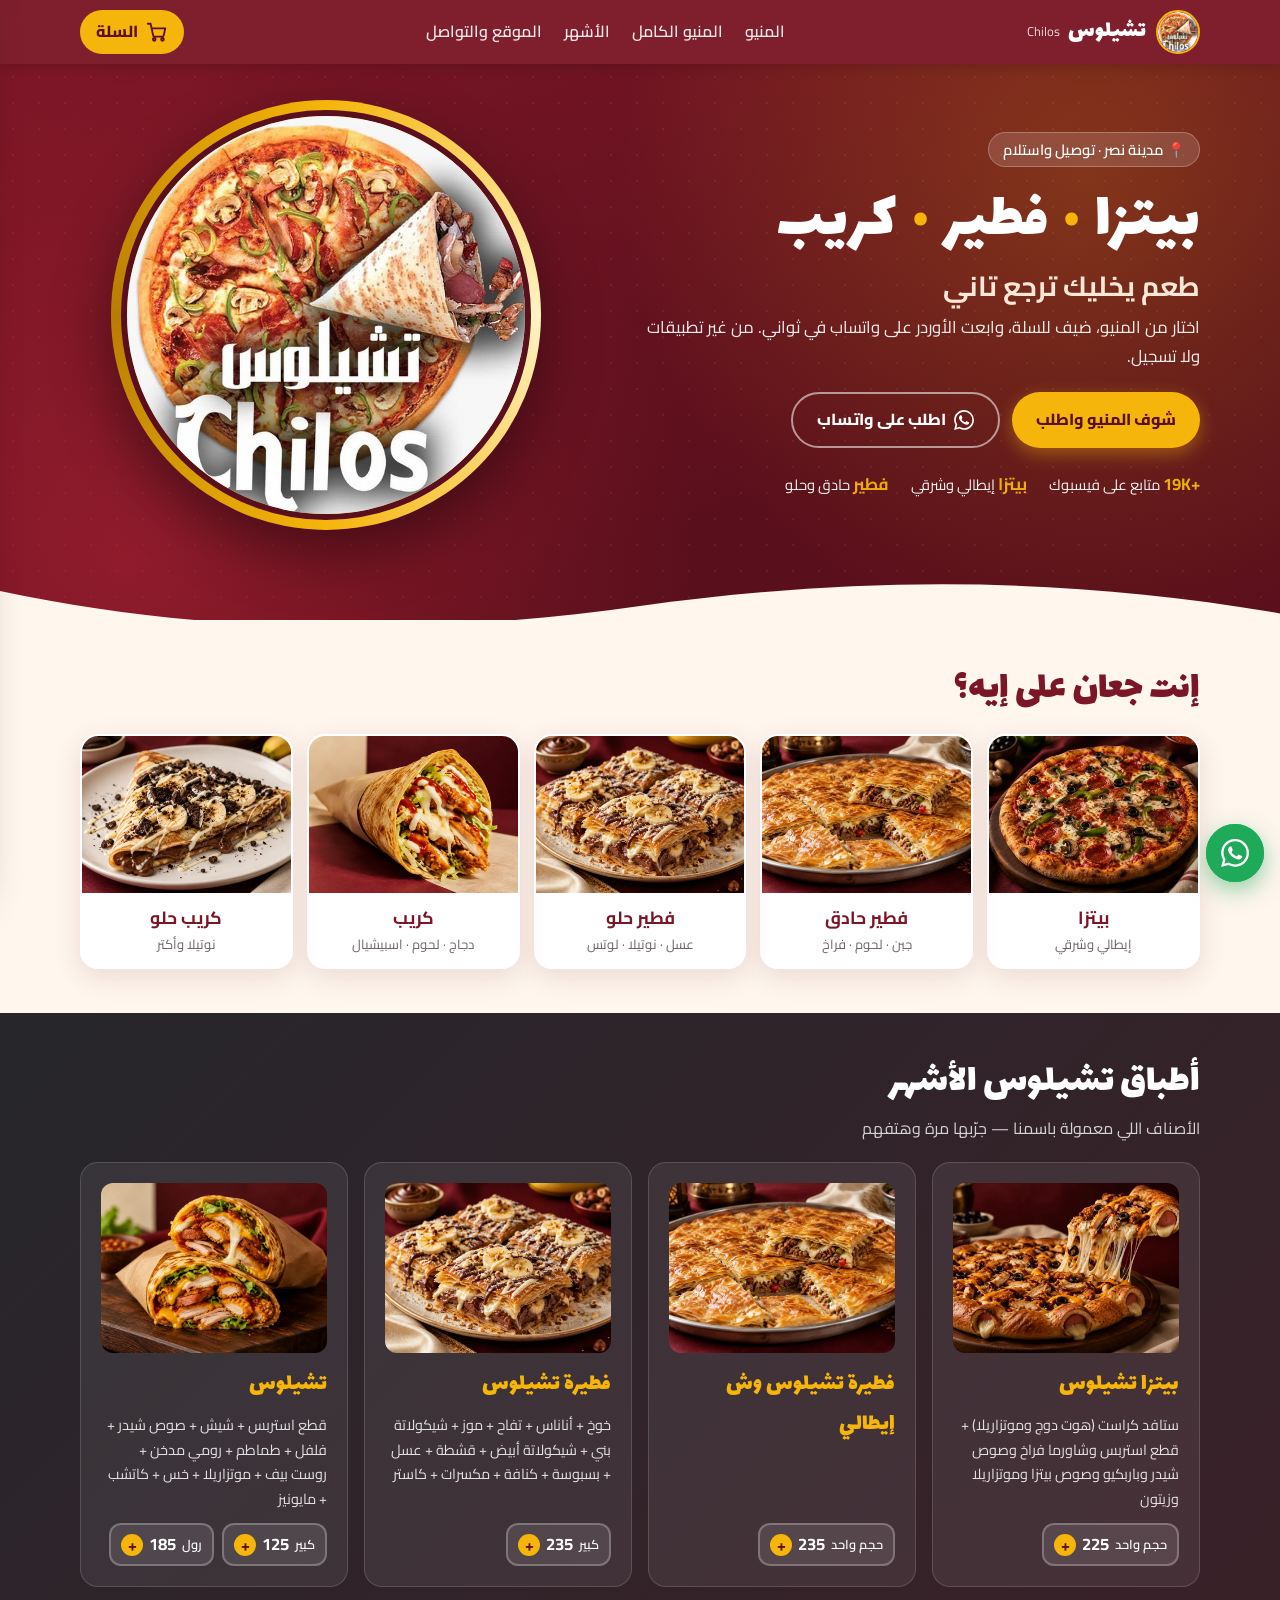
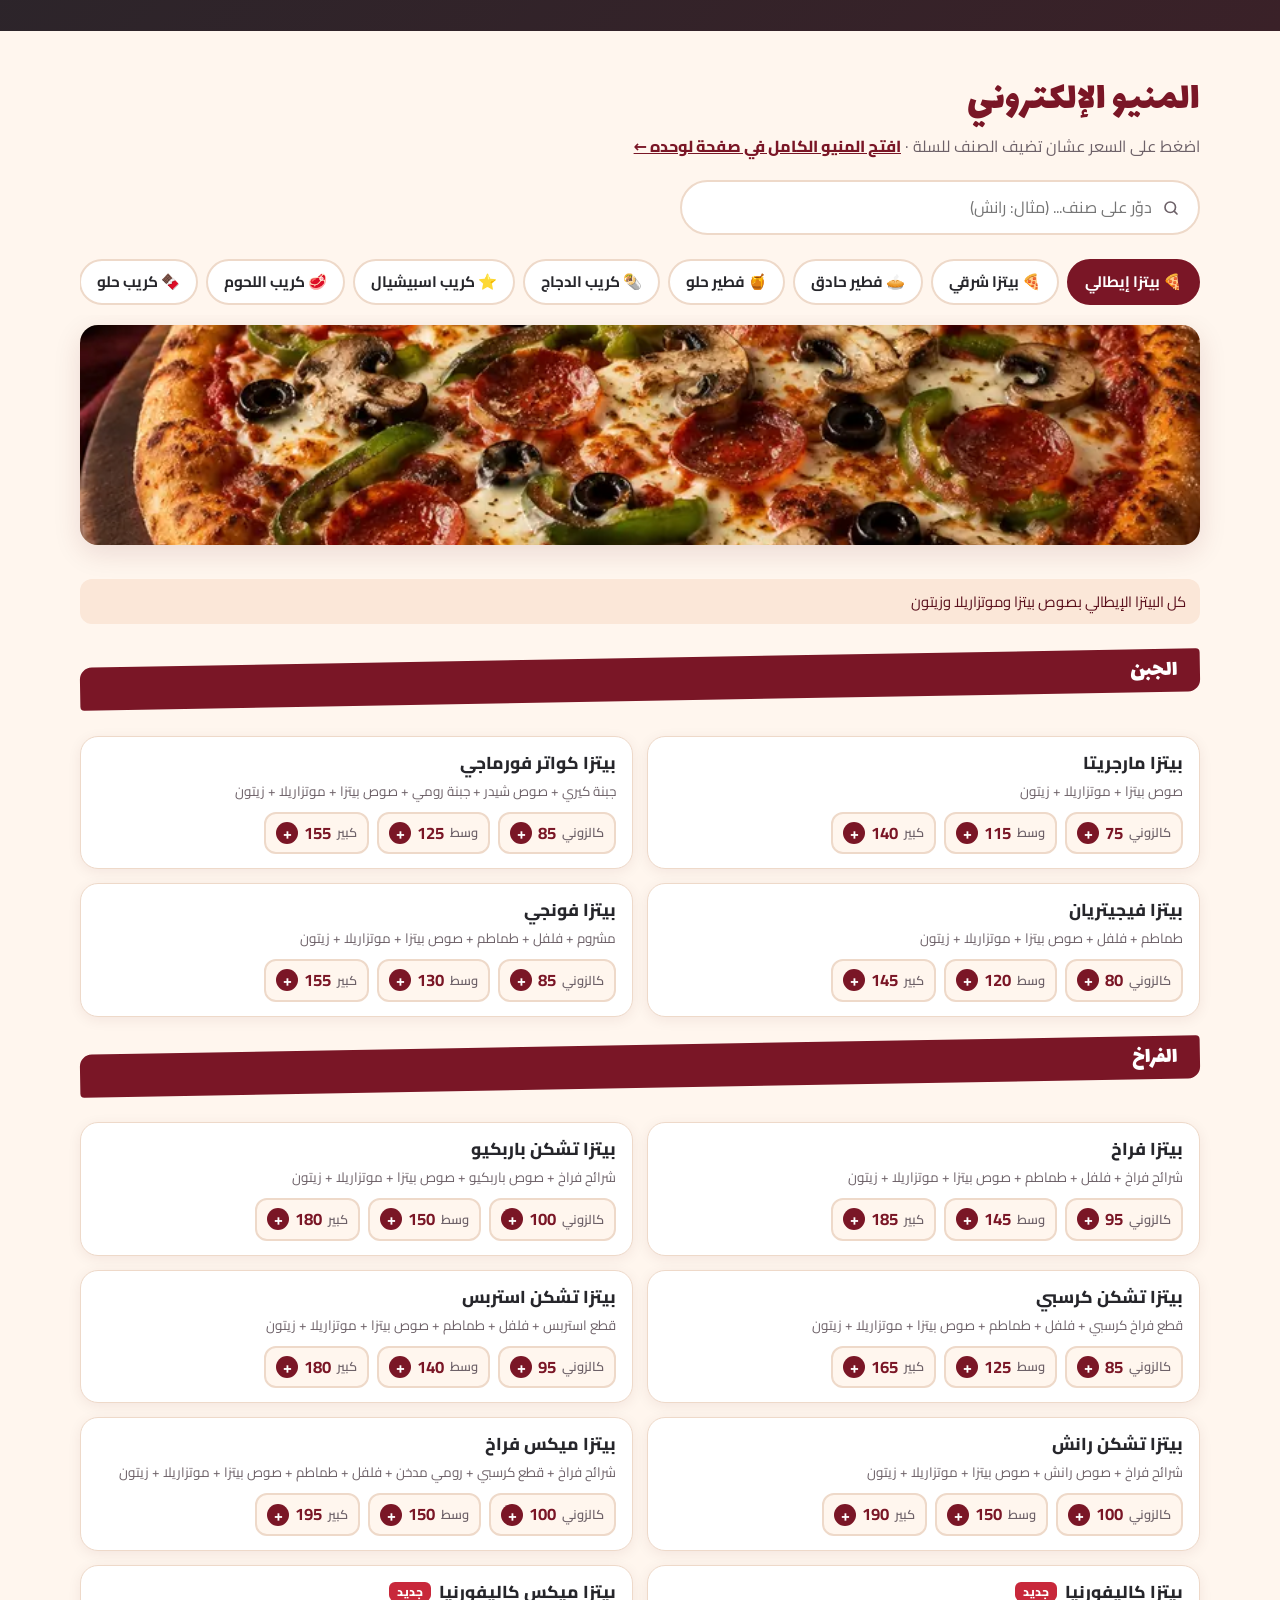
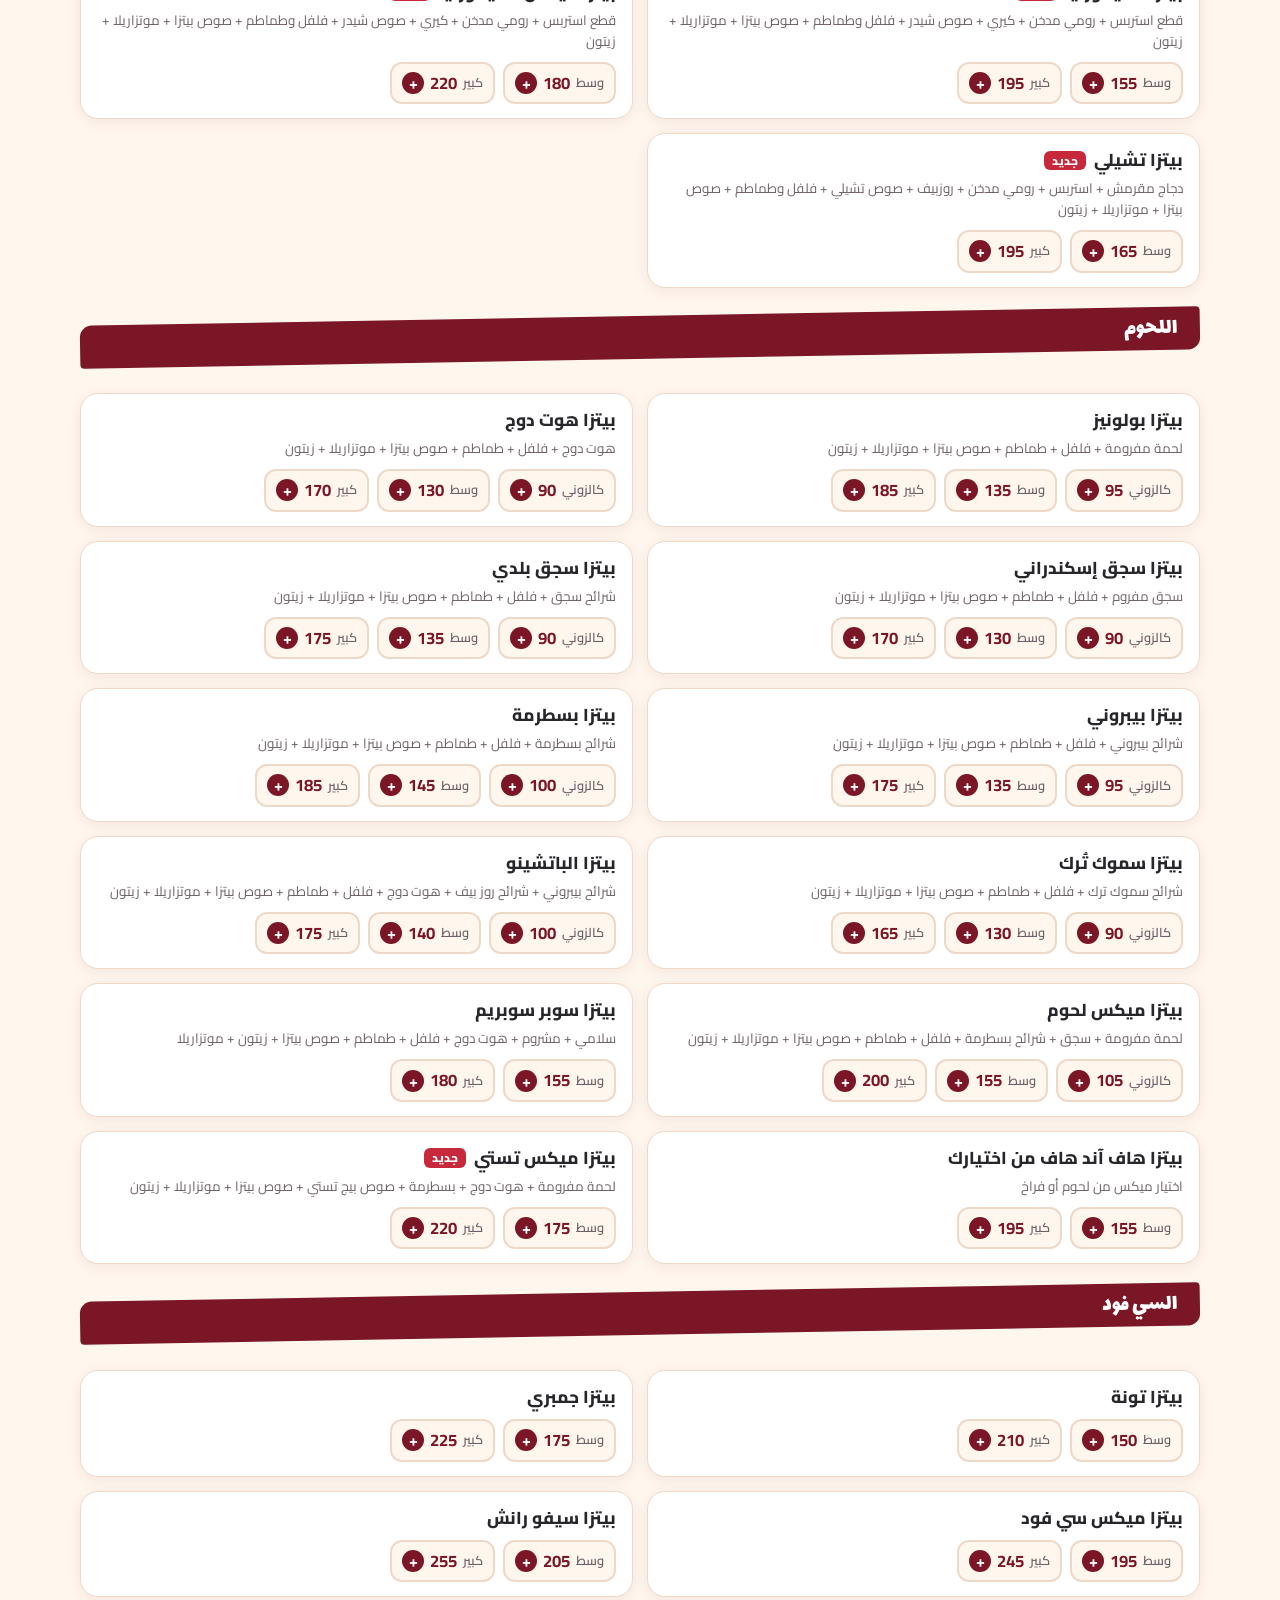
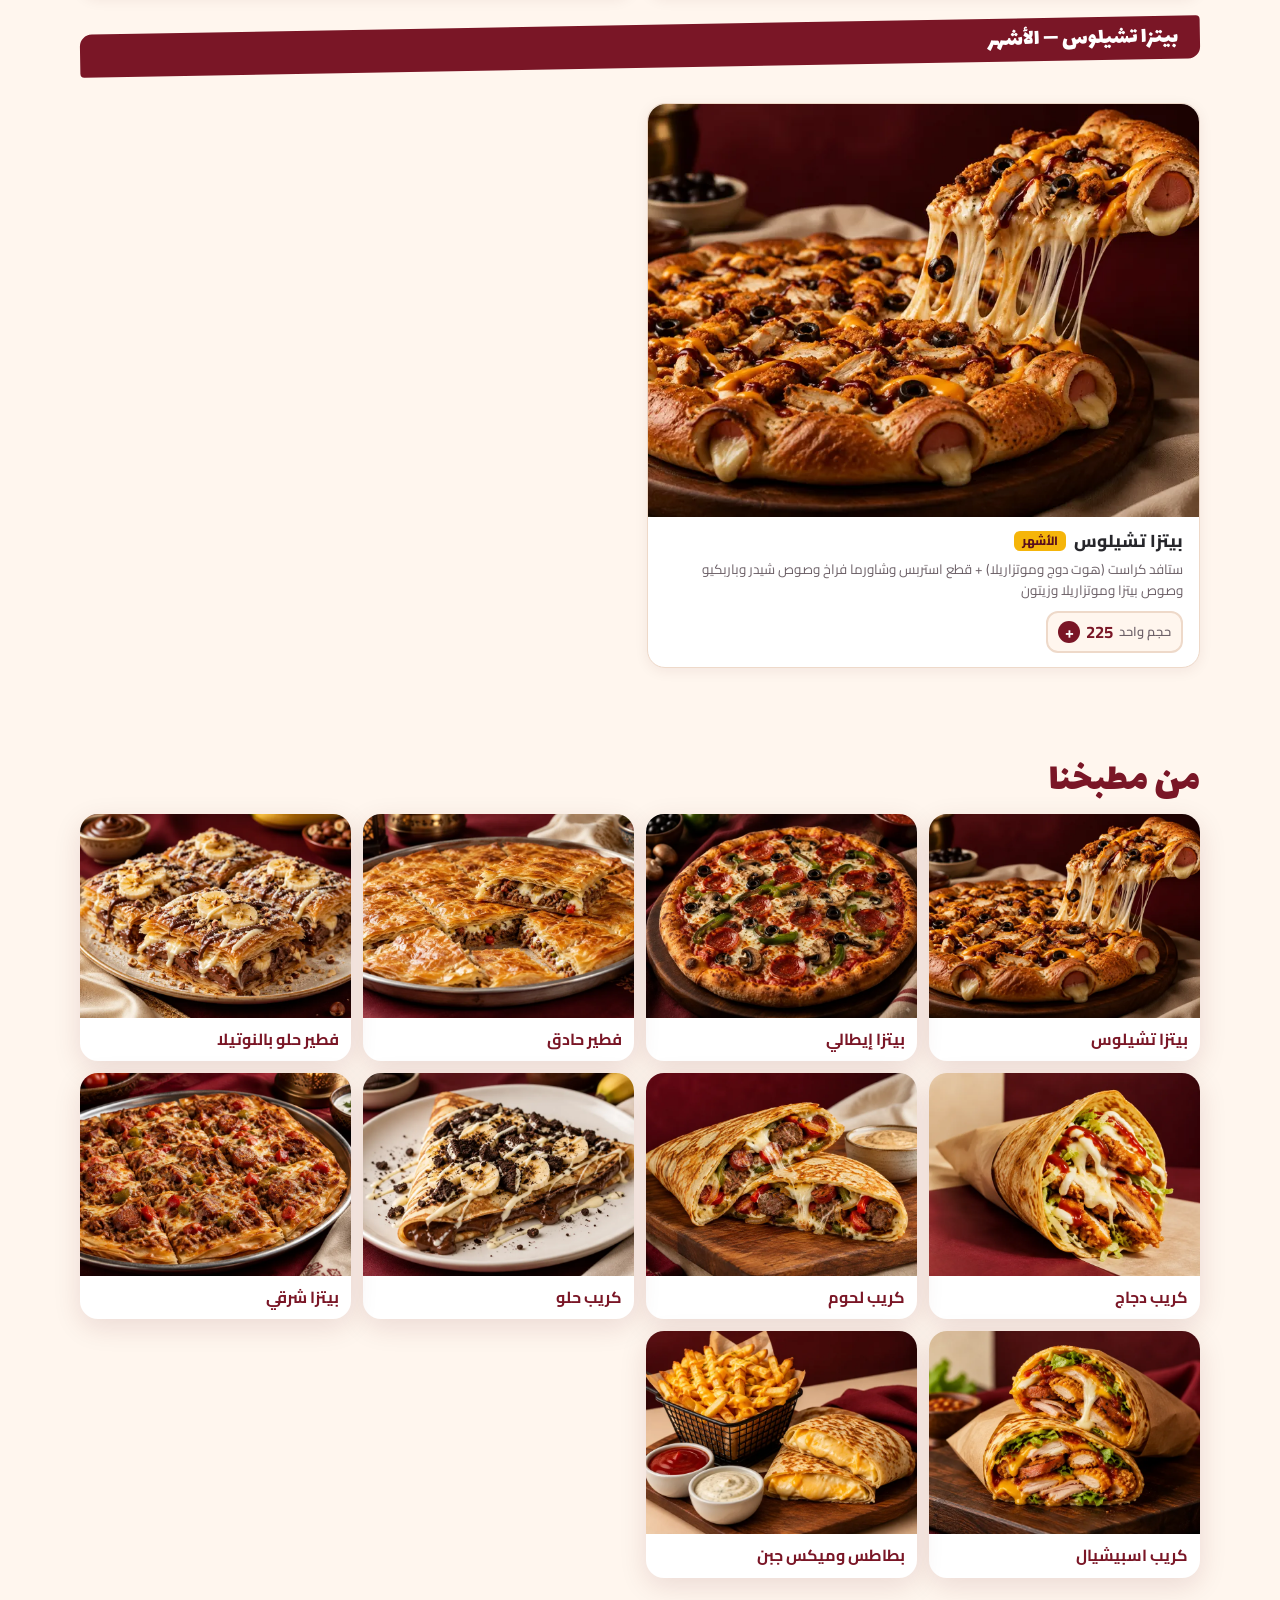
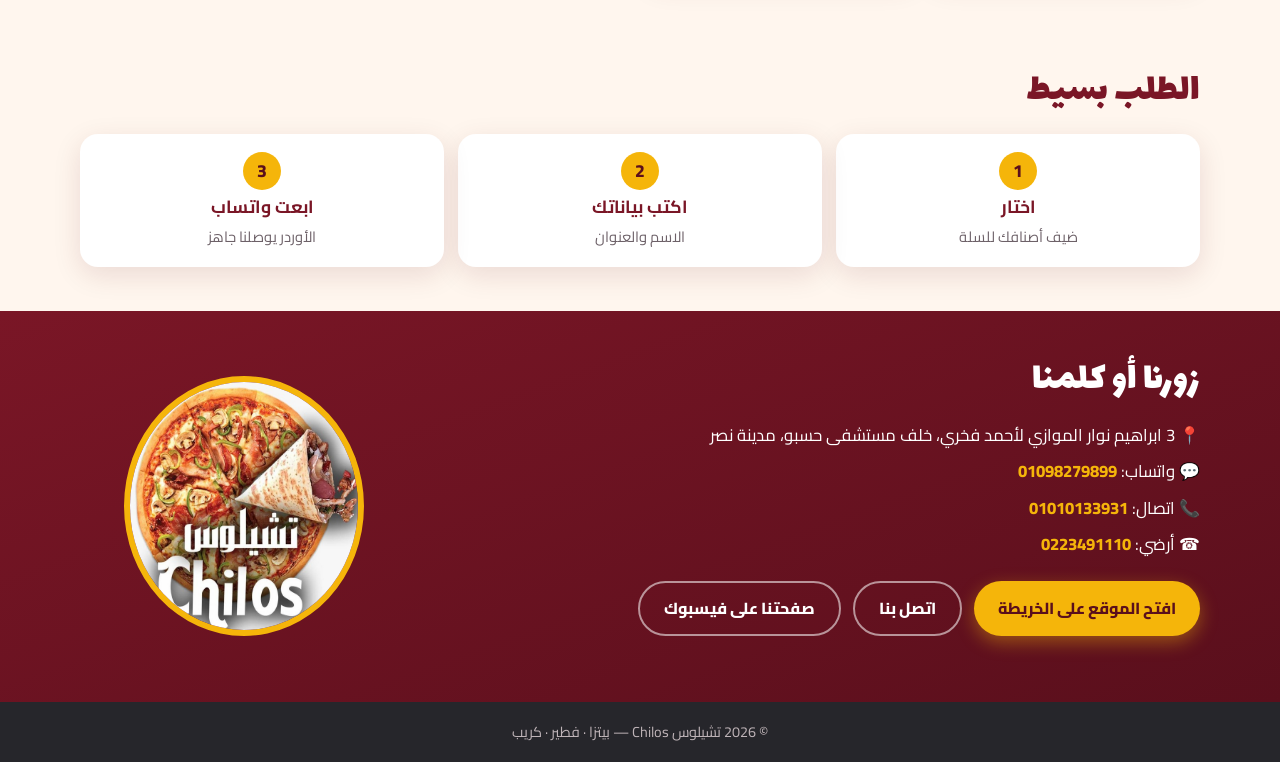
<file: index.html>
<!doctype html>
<html lang="ar" dir="rtl">
<head>
  <meta charset="utf-8">
  <meta name="viewport" content="width=device-width, initial-scale=1, viewport-fit=cover">
  <title>تشيلوس Chilos | بيتزا فطير كريب — مدينة نصر</title>
  <meta name="description" content="مطعم تشيلوس في مدينة نصر: بيتزا، فطير حادق وحلو، وكريب. شوف المنيو الإلكتروني واطلب أوردرك مباشرة على واتساب.">
  <meta name="theme-color" content="#7a1626">
  <link rel="canonical" href="https://graphicdesiner04-ctrl.github.io/chilos/">
  <meta property="og:type" content="website">
  <meta property="og:locale" content="ar_EG">
  <meta property="og:url" content="https://graphicdesiner04-ctrl.github.io/chilos/">
  <meta property="og:site_name" content="تشيلوس Chilos">
  <meta name="twitter:card" content="summary_large_image">
  <meta property="og:title" content="تشيلوس Chilos — بيتزا · فطير · كريب">
  <meta property="og:description" content="المنيو الإلكتروني واطلب أوردرك على واتساب في ثواني.">
  <meta property="og:image" content="https://graphicdesiner04-ctrl.github.io/chilos/assets/og.jpg">
  <link rel="icon" href="assets/icon.png" type="image/png" sizes="192x192">
  <link rel="apple-touch-icon" href="assets/apple-touch-icon.png">
  <link rel="preconnect" href="https://fonts.googleapis.com">
  <link rel="preconnect" href="https://fonts.gstatic.com" crossorigin>
  <link href="https://fonts.googleapis.com/css2?family=Cairo:wght@400;600;700;800&family=Lalezar&display=swap" rel="stylesheet">
  <link rel="stylesheet" href="style.css?v=5">
  <script type="application/ld+json">
  {"@context":"https://schema.org","@type":"Restaurant","name":"تشيلوس Chilos","image":"https://graphicdesiner04-ctrl.github.io/chilos/assets/og.jpg","url":"https://graphicdesiner04-ctrl.github.io/chilos/","telephone":"+201010133931","servesCuisine":["Pizza","Crepes","Fatayer"],"address":{"@type":"PostalAddress","streetAddress":"3 ابراهيم نوار الموازي لأحمد فخري، خلف مستشفى حسبو","addressLocality":"مدينة نصر","addressCountry":"EG"},"sameAs":["https://www.facebook.com/share/19jNU9M4CX/"]}
  </script>
</head>
<body>
<svg width="0" height="0" style="position:absolute" aria-hidden="true"><symbol id="i-wa" viewBox="0 0 24 24"><path fill="currentColor" d="M17.472 14.382c-.297-.149-1.758-.867-2.03-.967-.273-.099-.471-.148-.67.15-.197.297-.767.966-.94 1.164-.173.199-.347.223-.644.075-.297-.15-1.255-.463-2.39-1.475-.883-.788-1.48-1.761-1.653-2.059-.173-.297-.018-.458.13-.606.134-.133.298-.347.446-.52.149-.174.198-.298.298-.497.099-.198.05-.371-.025-.52-.075-.149-.669-1.612-.916-2.207-.242-.579-.487-.5-.669-.51-.173-.008-.371-.01-.57-.01-.198 0-.52.074-.792.372-.272.297-1.04 1.016-1.04 2.479 0 1.462 1.065 2.875 1.213 3.074.149.198 2.096 3.2 5.077 4.487.709.306 1.262.489 1.694.625.712.227 1.36.195 1.871.118.571-.085 1.758-.719 2.006-1.413.248-.694.248-1.289.173-1.413-.074-.124-.272-.198-.57-.347m-5.421 7.403h-.004a9.87 9.87 0 01-5.031-1.378l-.361-.214-3.741.982.998-3.648-.235-.374a9.86 9.86 0 01-1.51-5.26c.001-5.45 4.436-9.884 9.888-9.884 2.64 0 5.122 1.03 6.988 2.898a9.825 9.825 0 012.893 6.994c-.003 5.45-4.437 9.884-9.885 9.884m8.413-18.297A11.815 11.815 0 0012.05 0C5.495 0 .16 5.335.157 11.892c0 2.096.547 4.142 1.588 5.945L.057 24l6.305-1.654a11.882 11.882 0 005.683 1.448h.005c6.554 0 11.89-5.335 11.893-11.893a11.821 11.821 0 00-3.48-8.413z"/></symbol></svg>

<a class="skip" href="#menu">تخطي إلى المنيو</a>
<header class="topbar" id="top">
  <div class="wrap topbar__in">
    <a class="brand" href="#top" aria-label="تشيلوس">
      <img src="assets/icon-96.png" alt="" width="44" height="44">
      <span class="brand__name">تشيلوس <small>Chilos</small></span>
    </a>
    <nav class="nav" aria-label="التنقل">
      <a href="#menu">المنيو</a>
      <a href="menu.html">المنيو الكامل</a>
      <a href="#signature">الأشهر</a>
      <a href="#contact">الموقع والتواصل</a>
    </nav>
    <a class="wabtn" id="hdrWa" href="#" target="_blank" rel="noopener" aria-label="واتساب">
      <svg width="22" height="22" aria-hidden="true"><use href="#i-wa"/></svg>
    </a>
    <button class="cartbtn" id="openCart" aria-label="فتح السلة">
      <svg width="22" height="22" viewBox="0 0 24 24" fill="none" stroke="currentColor" stroke-width="2" stroke-linecap="round" stroke-linejoin="round" aria-hidden="true"><circle cx="9" cy="20" r="1.5"/><circle cx="18" cy="20" r="1.5"/><path d="M2 3h3l2.7 12.4a2 2 0 0 0 2 1.6h7.7a2 2 0 0 0 2-1.5L21 8H6"/></svg>
      <span class="cartbtn__label">السلة</span>
      <span class="badge" id="cartCount" hidden>0</span>
    </button>
  </div>
</header>

<main>
  <!-- HERO -->
  <section class="hero">
    <div class="hero__bg" aria-hidden="true"></div>
    <div class="wrap hero__in">
      <div class="hero__text">
        <span class="pill">📍 مدينة نصر · توصيل واستلام</span>
        <h1>بيتزا <i>·</i> فطير <i>·</i> كريب<br><span>طعم يخليك ترجع تاني</span></h1>
        <p>اختار من المنيو، ضيف للسلة، وابعت الأوردر على واتساب في ثواني. من غير تطبيقات ولا تسجيل.</p>
        <div class="hero__cta">
          <a class="btn btn--gold" href="#menu">شوف المنيو واطلب</a>
          <a class="btn btn--ghost" id="heroWa" href="#" target="_blank" rel="noopener">
            <svg width="20" height="20" aria-hidden="true"><use href="#i-wa"/></svg>
            اطلب على واتساب
          </a>
        </div>
        <ul class="trust">
          <li><b>+19K</b> متابع على فيسبوك</li>
          <li><b>بيتزا</b> إيطالي وشرقي</li>
          <li><b>فطير</b> حادق وحلو</li>
        </ul>
      </div>
      <div class="hero__logo">
        <div class="logoring"><img src="assets/logo.jpg" alt="شعار مطعم تشيلوس" width="520" height="520" fetchpriority="high"></div>
      </div>
    </div>
    <svg class="wave" viewBox="0 0 1440 80" preserveAspectRatio="none" aria-hidden="true"><path d="M0 40c240 60 480 60 720 20s480-40 720 10v10H0z" fill="var(--cream)"/></svg>
  </section>

  <!-- CATEGORIES -->
  <section class="section wrap" aria-labelledby="h-cats">
    <h2 id="h-cats" class="h2">إنت جعان على إيه؟</h2>
    <div class="cats">
      <button class="cat" data-go="pizza-it"><span>🍕</span><b>بيتزا</b><small>إيطالي وشرقي</small></button>
      <button class="cat" data-go="hadiq"><span>🥧</span><b>فطير حادق</b><small>جبن · لحوم · فراخ</small></button>
      <button class="cat" data-go="sweet-fatayer"><span>🍯</span><b>فطير حلو</b><small>عسل · نوتيلا · لوتس</small></button>
      <button class="cat" data-go="crepe-chicken"><span>🌯</span><b>كريب</b><small>دجاج · لحوم · اسبيشيال</small></button>
      <button class="cat" data-go="crepe-sweet"><span>🍫</span><b>كريب حلو</b><small>نوتيلا وأكتر</small></button>
    </div>
  </section>

  <!-- SIGNATURE -->
  <section class="section signature" id="signature">
    <div class="wrap">
      <h2 class="h2 h2--light">أطباق تشيلوس الأشهر</h2>
      <p class="sub">الأصناف اللي معمولة باسمنا — جرّبها مرة وهتفهم</p>
      <div class="sig" id="sigGrid"></div>
    </div>
  </section>

  <!-- MENU -->
  <section class="section" id="menu">
    <div class="wrap">
      <h2 class="h2">المنيو الإلكتروني</h2>
      <p class="sub">اضغط على السعر عشان تضيف الصنف للسلة · <a class="ulink" href="menu.html">افتح المنيو الكامل في صفحة لوحده ←</a></p>

      <div class="tools">
        <label class="search">
          <svg width="18" height="18" viewBox="0 0 24 24" fill="none" stroke="currentColor" stroke-width="2.2" stroke-linecap="round" aria-hidden="true"><circle cx="11" cy="11" r="7"/><path d="m20 20-3.500-3.500"/></svg>
          <input id="q" type="search" placeholder="دوّر على صنف... (مثال: رانش)" autocomplete="off">
        </label>
      </div>
      <div class="chips" id="chips" role="group" aria-label="أقسام المنيو"></div>
      <div id="menuOut" class="menu" aria-live="polite"></div>
    </div>
  </section>

  <!-- GALLERY (يظهر تلقائيًا لما تتضاف صور في GALLERY داخل menu.js) -->
  <section class="section wrap" id="gallery" aria-labelledby="h-gal" hidden>
    <h2 id="h-gal" class="h2">من مطبخنا</h2>
    <p class="sub" id="galleryNote" hidden>الصور توضيحية ومولّدة بالذكاء الاصطناعي، والشكل الفعلي للأطباق ممكن يختلف.</p>
    <div class="gallery" id="galleryGrid"></div>
  </section>

  <!-- HOW -->
  <section class="section wrap how">
    <h2 class="h2">الطلب بسيط</h2>
    <ol class="steps">
      <li><span>1</span><b>اختار</b>ضيف أصنافك للسلة</li>
      <li><span>2</span><b>اكتب بياناتك</b>الاسم والعنوان</li>
      <li><span>3</span><b>ابعت واتساب</b>الأوردر يوصلنا جاهز</li>
    </ol>
  </section>

  <!-- CONTACT -->
  <section class="section contact" id="contact">
    <div class="wrap contact__in">
      <div>
        <h2 class="h2 h2--light">زورنا أو كلمنا</h2>
        <ul class="info">
          <li>📍 <span id="tAddr"></span></li>
          <li>💬 واتساب: <a id="tWa" href="#" target="_blank" rel="noopener"></a></li>
          <li>📞 اتصال: <a id="tMobile" href="#"></a></li>
          <li>☎️ أرضي: <a id="tLand" href="#"></a></li>
        </ul>
        <div class="hero__cta">
          <a class="btn btn--gold" id="mapBtn" href="#" target="_blank" rel="noopener">افتح الموقع على الخريطة</a>
          <a class="btn btn--ghost" id="callBtn" href="#">اتصل بنا</a>
          <a class="btn btn--ghost" id="fbBtn" href="#" target="_blank" rel="noopener">صفحتنا على فيسبوك</a>
        </div>
      </div>
      <div class="contact__logo"><img src="assets/logo.jpg" alt="" width="260" height="260" loading="lazy"></div>
    </div>
  </section>
</main>

<footer class="footer">
  <div class="wrap">© <span id="yr"></span> تشيلوس Chilos — بيتزا · فطير · كريب</div>
</footer>

<!-- sticky mobile cart bar -->
<button class="cartbar" id="cartBar" hidden>
  <span>عرض السلة · <b id="barCount">0</b> صنف</span>
  <span><b id="barTotal">0</b> ج</span>
</button>

<!-- floating whatsapp -->
<a class="fab" id="fab" href="#" target="_blank" rel="noopener" aria-label="تواصل واتساب">
  <svg width="28" height="28" aria-hidden="true"><use href="#i-wa"/></svg>
</a>

<!-- CART DRAWER -->
<div class="overlay" id="overlay" hidden></div>
<aside class="drawer" id="drawer" role="dialog" aria-modal="true" aria-hidden="true" aria-label="سلة الطلب" inert>
  <div class="drawer__head">
    <h3>طلبك</h3>
    <button class="x" id="closeCart" aria-label="إغلاق">✕</button>
  </div>
  <div class="drawer__body">
    <div id="cartList"></div>
    <div class="empty" id="cartEmpty">السلة فاضية — ضيف أصناف من المنيو 🍕</div>

    <form id="orderForm" class="form" novalidate>
      <div class="seg" role="radiogroup" aria-label="طريقة الاستلام">
        <label><input type="radio" name="mode" value="delivery" checked><span>🛵 توصيل</span></label>
        <label><input type="radio" name="mode" value="pickup"><span>🏪 استلام من الفرع</span></label>
      </div>
      <label class="f">الاسم
        <input name="name" type="text" autocomplete="name" placeholder="اسمك" required>
      </label>
      <label class="f">رقم الموبايل
        <input name="phone" type="tel" inputmode="tel" autocomplete="tel" placeholder="01xxxxxxxxx" required>
      </label>
      <label class="f" id="addrField">العنوان بالتفصيل
        <textarea name="address" rows="2" autocomplete="street-address" placeholder="الشارع، رقم العمارة، الدور، علامة مميزة"></textarea>
      </label>
      <label class="f">ملاحظات (اختياري — تقدر تكتب المشروبات هنا)
        <textarea name="notes" rows="2" placeholder="مثال: بدون زيتون + 2 بيبسي"></textarea>
      </label>
      <p class="err" id="formErr" role="alert" hidden></p>
    </form>
  </div>
  <div class="drawer__foot">
    <div class="tot"><span>الإجمالي</span><b><span id="cartTotal">0</span> ج</b></div>
    <small class="hint" id="deliveryHint">+ رسوم التوصيل (تتأكد منها عند تأكيد الطلب)</small>
    <button class="btn btn--wa" id="sendWa" type="button">
      <svg width="20" height="20" aria-hidden="true"><use href="#i-wa"/></svg>
      ابعت الأوردر على واتساب
    </button>
    <button class="linkbtn" id="clearCart" type="button">تفريغ السلة</button>
  </div>
</aside>

<div class="toast" id="toast" role="status" aria-live="polite"></div>

<script src="menu.js?v=10"></script>
<script src="app.js?v=9"></script>
</body>
</html>
</file>
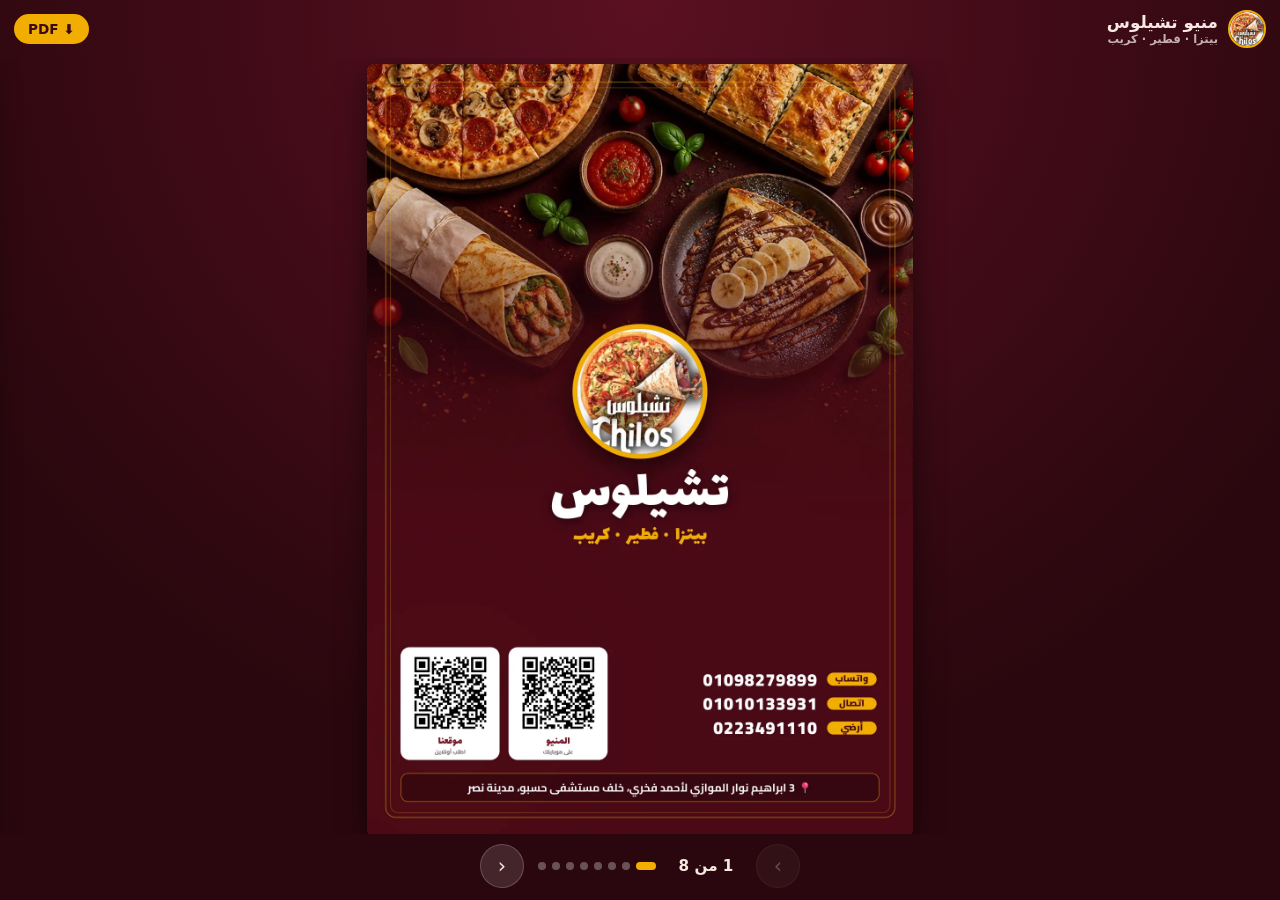
<file: book.html>
<!doctype html>
<html lang="ar" dir="rtl">
<head>
  <meta charset="utf-8">
  <meta name="viewport" content="width=device-width, initial-scale=1, viewport-fit=cover">
  <title>منيو تشيلوس — الكتاب</title>
  <meta name="description" content="منيو تشيلوس كامل: بيتزا، فطير حادق وحلو، وكريب — تصفح صفحات المنيو على موبايلك.">
  <meta name="theme-color" content="#3a0912">
  <link rel="canonical" href="https://graphicdesiner04-ctrl.github.io/chilos/book.html">
  <meta property="og:type" content="website">
  <meta property="og:locale" content="ar_EG">
  <meta property="og:title" content="منيو تشيلوس Chilos">
  <meta property="og:description" content="بيتزا · فطير · كريب — تصفح المنيو">
  <meta property="og:url" content="https://graphicdesiner04-ctrl.github.io/chilos/book.html">
  <meta property="og:image" content="https://graphicdesiner04-ctrl.github.io/chilos/assets/book/page-1.webp">
  <link rel="icon" href="assets/icon.png" type="image/png" sizes="192x192">
  <link rel="apple-touch-icon" href="assets/apple-touch-icon.png">
  <link rel="preload" as="image" href="assets/book/page-1.webp">
  <style>
    :root{--maroon:#7a1626;--deep:#2a070e;--gold:#f2ae00;--text:#f7e9e1}
    *{box-sizing:border-box;margin:0;padding:0}
    html,body{height:100%}
    body{font-family:system-ui,"Segoe UI",Tahoma,sans-serif;background:radial-gradient(circle at 50% 0,#5a1020,var(--deep) 70%);color:var(--text);display:flex;flex-direction:column;min-height:100dvh;overflow:hidden}
    a{color:inherit;text-decoration:none}
    button{font:inherit;color:inherit;background:none;border:0;cursor:pointer}
    :focus-visible{outline:3px solid var(--gold);outline-offset:2px}

    .top{flex:none;display:flex;align-items:center;gap:10px;padding:10px 14px;padding-top:calc(10px + env(safe-area-inset-top))}
    .top img{width:38px;height:38px;border-radius:50%;border:2px solid var(--gold)}
    .top h1{font-size:1.05rem;font-weight:800;flex:1}
    .top h1 small{display:block;font-size:.72rem;font-weight:600;opacity:.75}
    .dl{display:inline-flex;align-items:center;gap:6px;background:var(--gold);color:#3a0912;font-weight:800;font-size:.85rem;padding:7px 14px;border-radius:999px}

    .track{flex:1;min-height:0;display:flex;overflow-x:auto;overflow-y:hidden;scroll-snap-type:x mandatory;scrollbar-width:none;-webkit-overflow-scrolling:touch;overscroll-behavior-x:contain}
    .track::-webkit-scrollbar{display:none}
    .slide{flex:0 0 100%;scroll-snap-align:center;display:flex;align-items:center;justify-content:center;padding:6px 12px;min-height:0}
    .slide a{display:block;max-height:100%;line-height:0}
    .slide img{display:block;max-width:100%;max-height:calc(100dvh - 128px);width:auto;height:auto;aspect-ratio:1240/1754;border-radius:6px;box-shadow:0 10px 30px rgba(0,0,0,.55);background:#3a0912}

    .bar{flex:none;display:flex;align-items:center;justify-content:center;gap:14px;padding:10px 14px calc(12px + env(safe-area-inset-bottom))}
    .nav{width:44px;height:44px;border-radius:50%;background:rgba(255,255,255,.12);border:1px solid rgba(255,255,255,.2);display:grid;place-items:center;font-size:1.3rem}
    .nav:disabled{opacity:.3;cursor:default}
    .count{min-width:72px;text-align:center;font-weight:800;font-size:.95rem}
    .dots{display:flex;gap:6px}
    .dots button{width:8px;height:8px;border-radius:50%;background:rgba(255,255,255,.3);padding:0}
    .dots button[aria-current=true]{background:var(--gold);width:20px;border-radius:4px}
    .hint{position:fixed;bottom:84px;left:50%;transform:translateX(-50%);background:rgba(0,0,0,.6);padding:6px 14px;border-radius:999px;font-size:.8rem;pointer-events:none;transition:opacity .4s}

    /* شاشة عريضة: صفحتين جنب بعض زي الكتاب المفتوح */
    @media (min-width:1000px){
      .slide{flex-basis:50%}
      .slide:nth-child(odd){justify-content:flex-end}
      .slide:nth-child(even){justify-content:flex-start}
      .slide:first-child{flex-basis:100%;justify-content:center}
      .hint{display:none}
    }
    @media (max-width:420px){.dots{display:none}}
    @media (prefers-reduced-motion:reduce){*{scroll-behavior:auto!important;transition:none!important}}
  </style>
</head>
<body>
  <header class="top">
    <img src="assets/icon-96.png" alt="" width="38" height="38">
    <h1>منيو تشيلوس<small>بيتزا · فطير · كريب</small></h1>
    <a class="dl" href="assets/book/Chilos-Menu-Book.pdf" download>⬇ PDF</a>
  </header>

  <main class="track" id="track" aria-label="صفحات المنيو" tabindex="0"></main>

  <nav class="bar" aria-label="التنقل بين الصفحات">
    <button class="nav" id="prev" type="button" aria-label="الصفحة السابقة">›</button>
    <span class="count" id="count" aria-live="polite">1 من 8</span>
    <div class="dots" id="dots"></div>
    <button class="nav" id="next" type="button" aria-label="الصفحة التالية">‹</button>
  </nav>
  <div class="hint" id="hint">اسحب لتقليب الصفحات · اضغط على الصفحة لتكبيرها</div>

  <script>
  (() => {
    "use strict";
    const PAGES = 8;   // عدد صفحات الكتاب (assets/book/page-N.webp)
    const track = document.getElementById("track"), dots = document.getElementById("dots");
    const prev = document.getElementById("prev"), next = document.getElementById("next"), count = document.getElementById("count");
    let cur = 0;

    track.innerHTML = Array.from({ length: PAGES }, (_, i) => `
      <section class="slide" aria-label="صفحة ${i + 1}">
        <a href="assets/book/page-${i + 1}.webp" target="_blank" rel="noopener" aria-label="افتح صفحة ${i + 1} بحجم كامل">
          <img src="assets/book/page-${i + 1}.webp" alt="منيو تشيلوس — صفحة ${i + 1}" width="1240" height="1754" ${i < 2 ? "" : 'loading="lazy"'} decoding="async">
        </a>
      </section>`).join("");
    dots.innerHTML = Array.from({ length: PAGES }, (_, i) => `<button type="button" aria-label="صفحة ${i + 1}" aria-current="${i === 0}"></button>`).join("");
    const slides = [...track.children];

    function show(i) {
      i = Math.max(0, Math.min(PAGES - 1, i));
      // تقليب فوري بالأزرار (الحركة الناعمة بتتقطع على بعض الأجهزة)، والسحب بالصباع بيفضل ناعم
      slides[i].scrollIntoView({ inline: "center", block: "nearest", behavior: "instant" });
      mark(i);
    }
    function mark(i) {
      cur = i;
      count.textContent = `${i + 1} من ${PAGES}`;
      [...dots.children].forEach((d, k) => d.setAttribute("aria-current", String(k === i)));
      prev.disabled = i === 0; next.disabled = i === PAGES - 1;
    }
    const io = new IntersectionObserver(es => es.forEach(e => { if (e.isIntersecting) mark(slides.indexOf(e.target)); }), { root: track, threshold: 0.6 });
    slides.forEach(s => io.observe(s));

    next.onclick = () => show(cur + 1);
    prev.onclick = () => show(cur - 1);
    dots.addEventListener("click", e => { const b = e.target.closest("button"); if (b) show([...dots.children].indexOf(b)); });
    // الكتاب عربي: السهم الشمال = الصفحة الجاية
    document.addEventListener("keydown", e => {
      if (e.key === "ArrowLeft") show(cur + 1);
      else if (e.key === "ArrowRight") show(cur - 1);
    });
    setTimeout(() => (document.getElementById("hint").style.opacity = "0"), 3500);
    mark(0);
  })();
  </script>
</body>
</html>
</file>
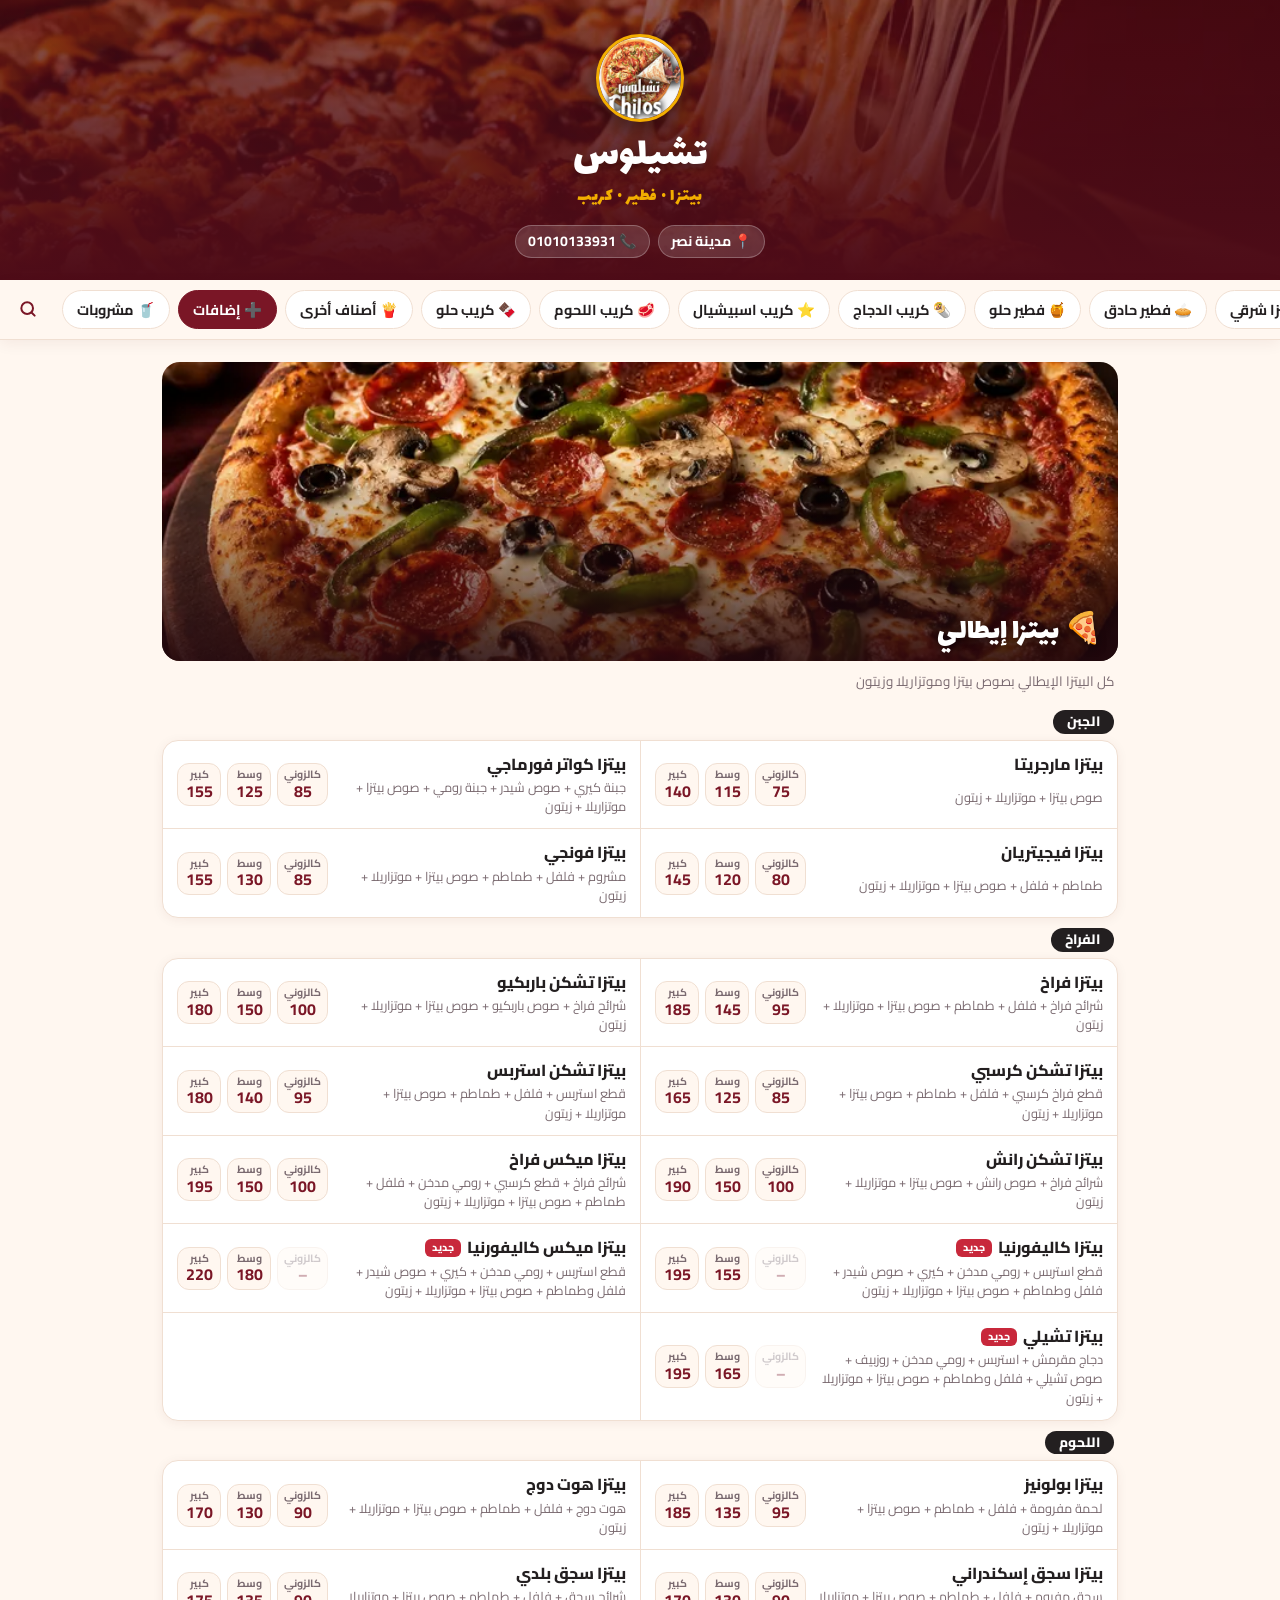
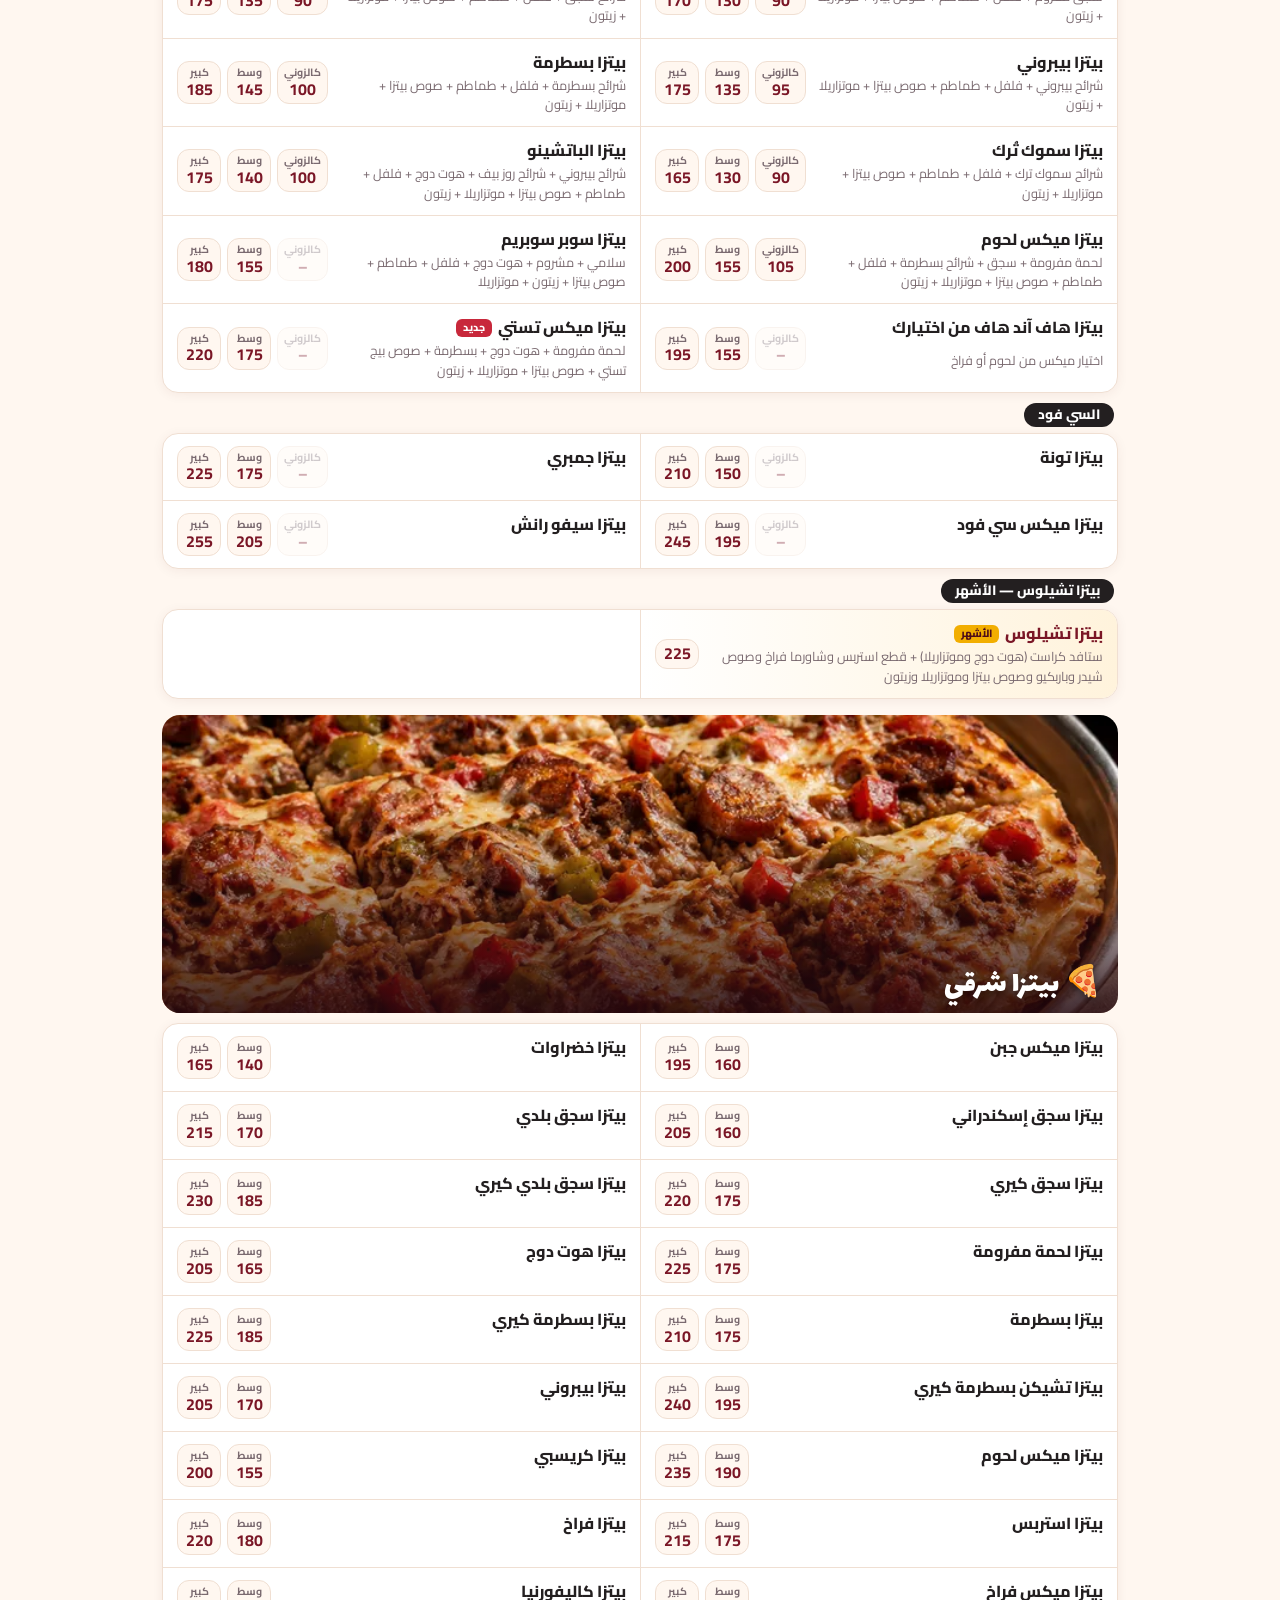
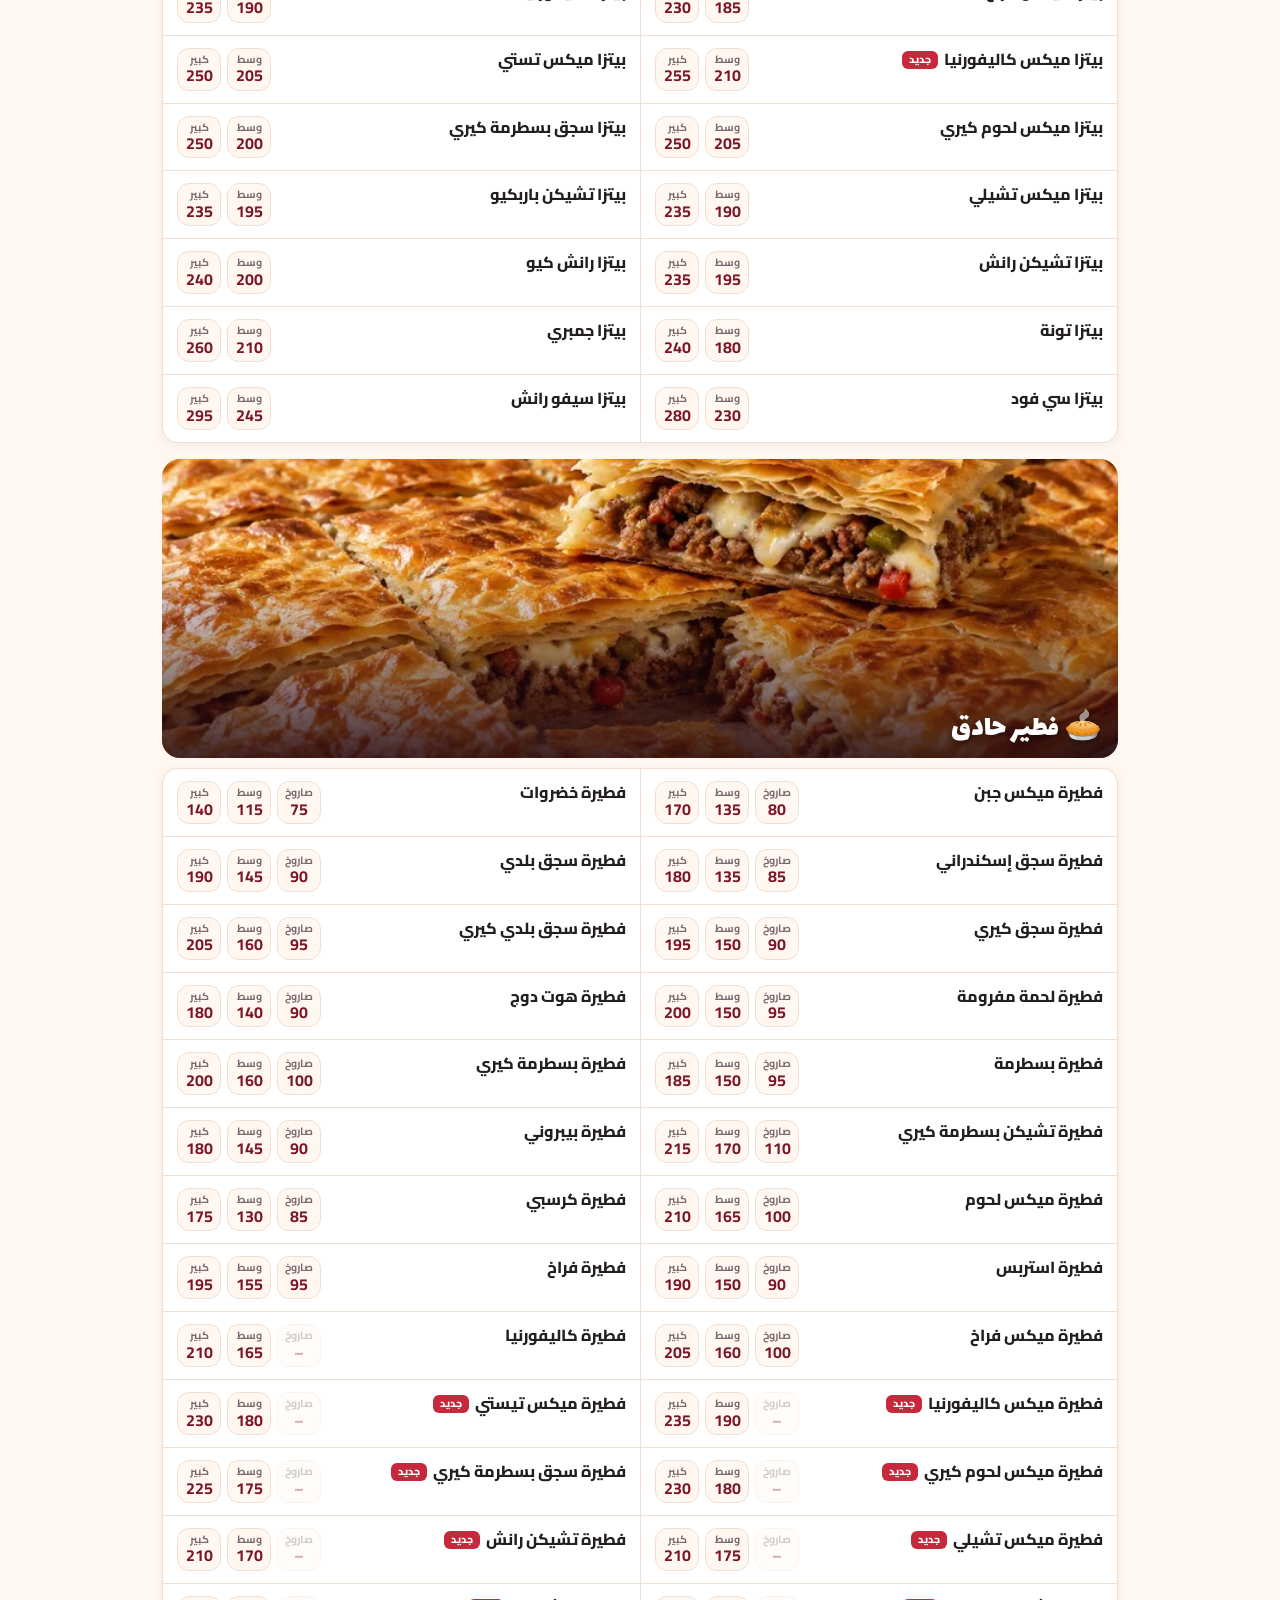
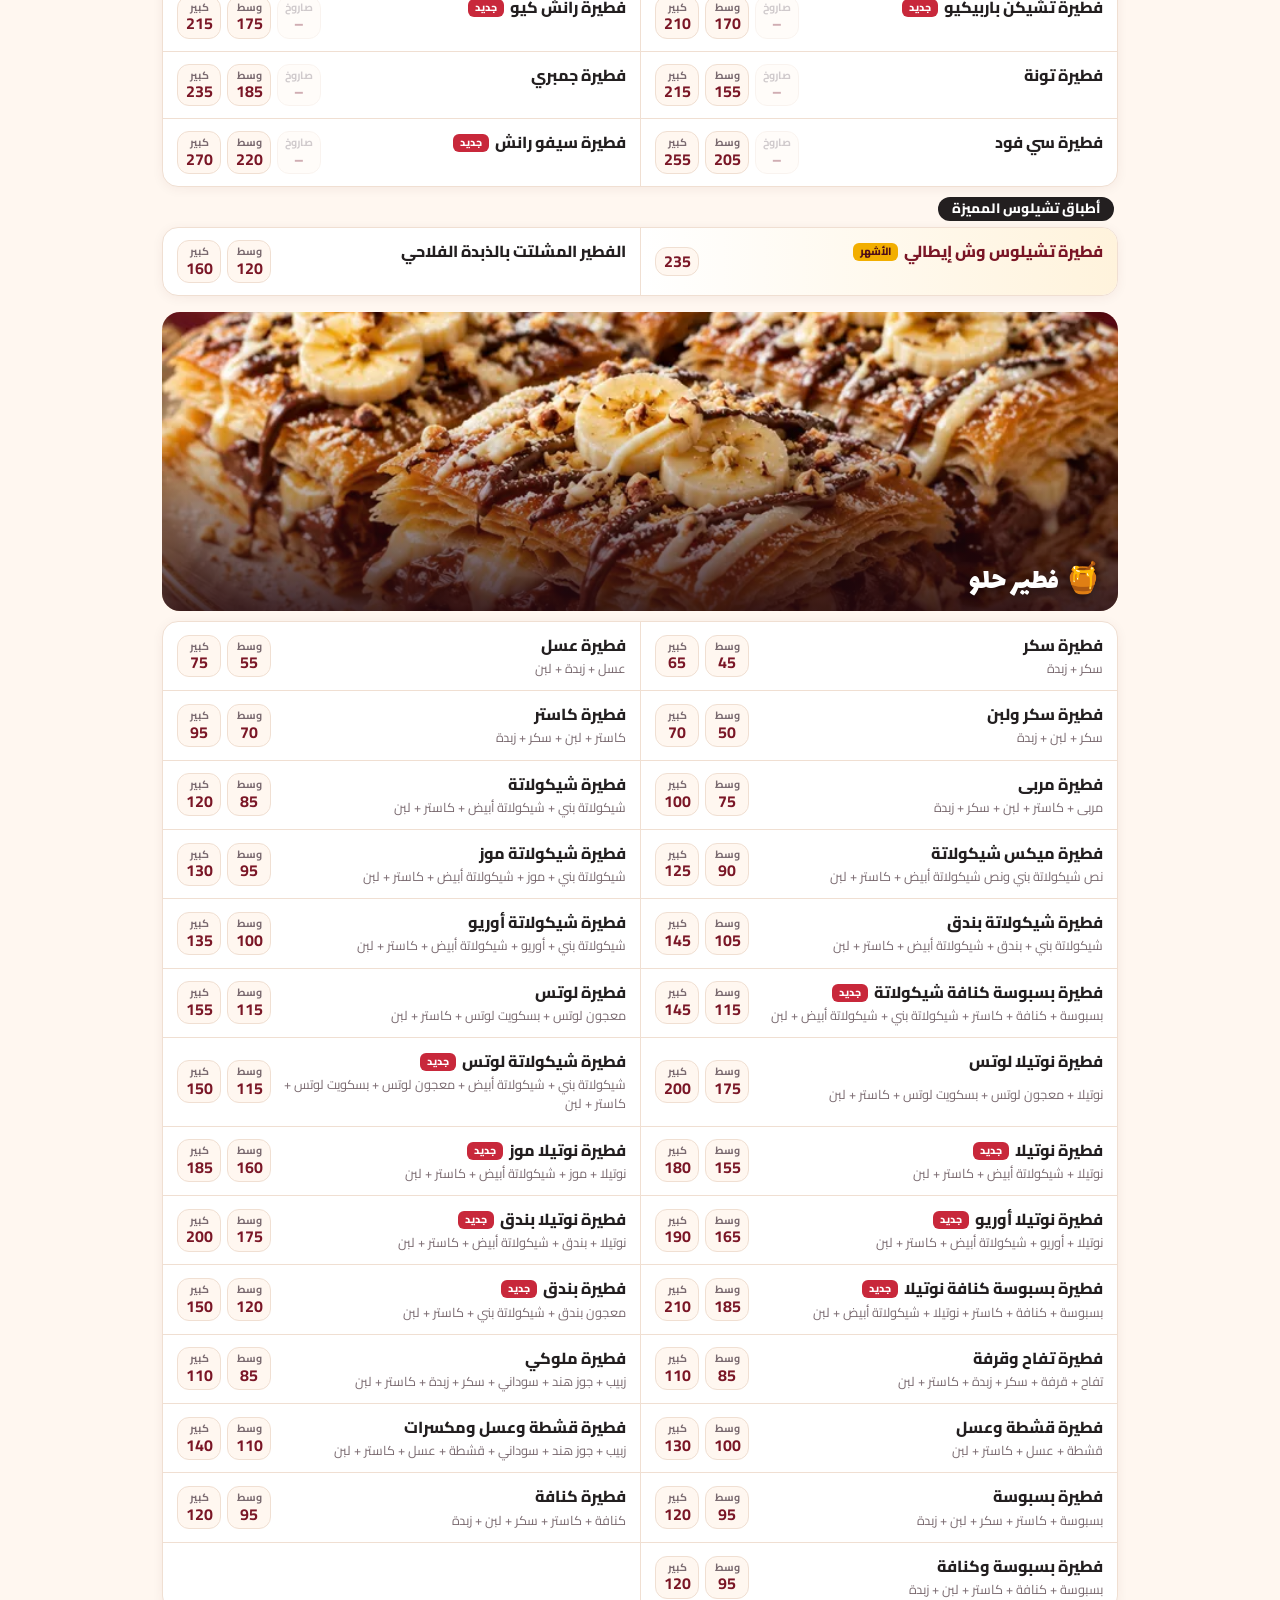
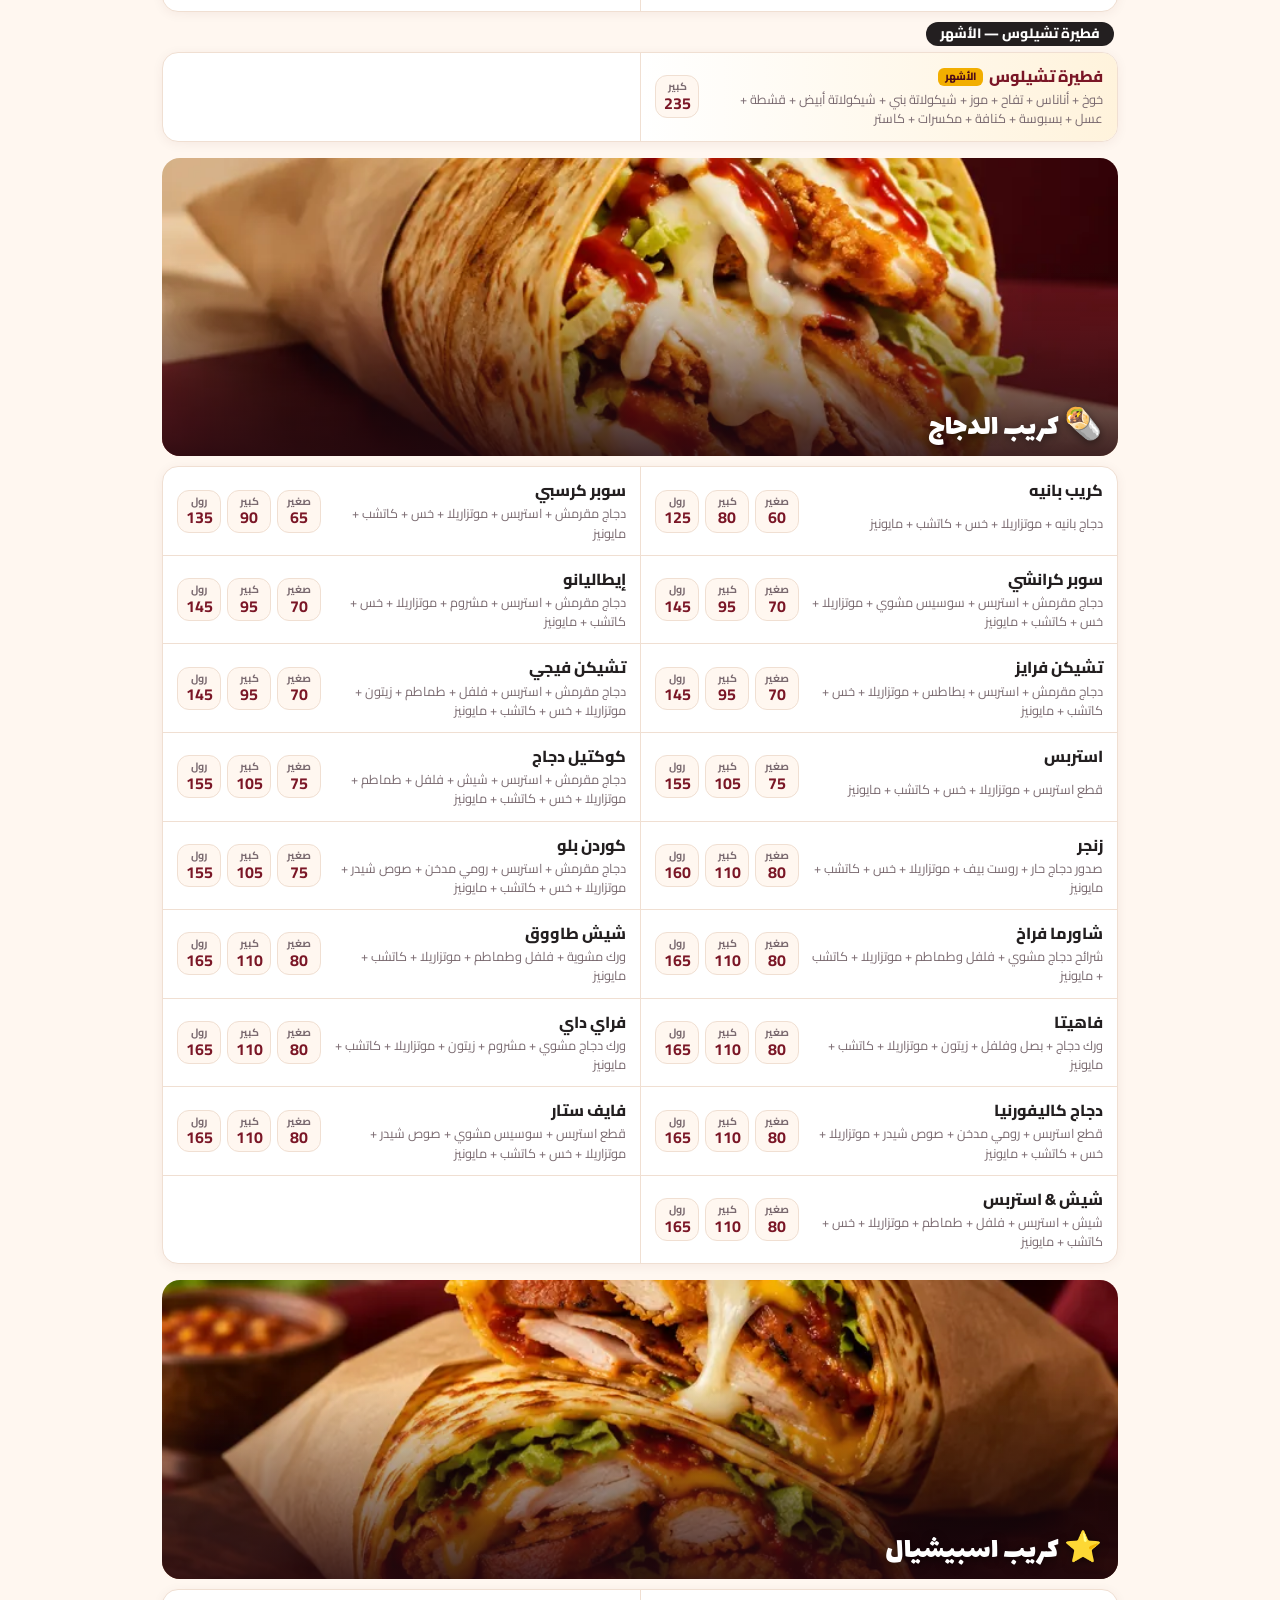
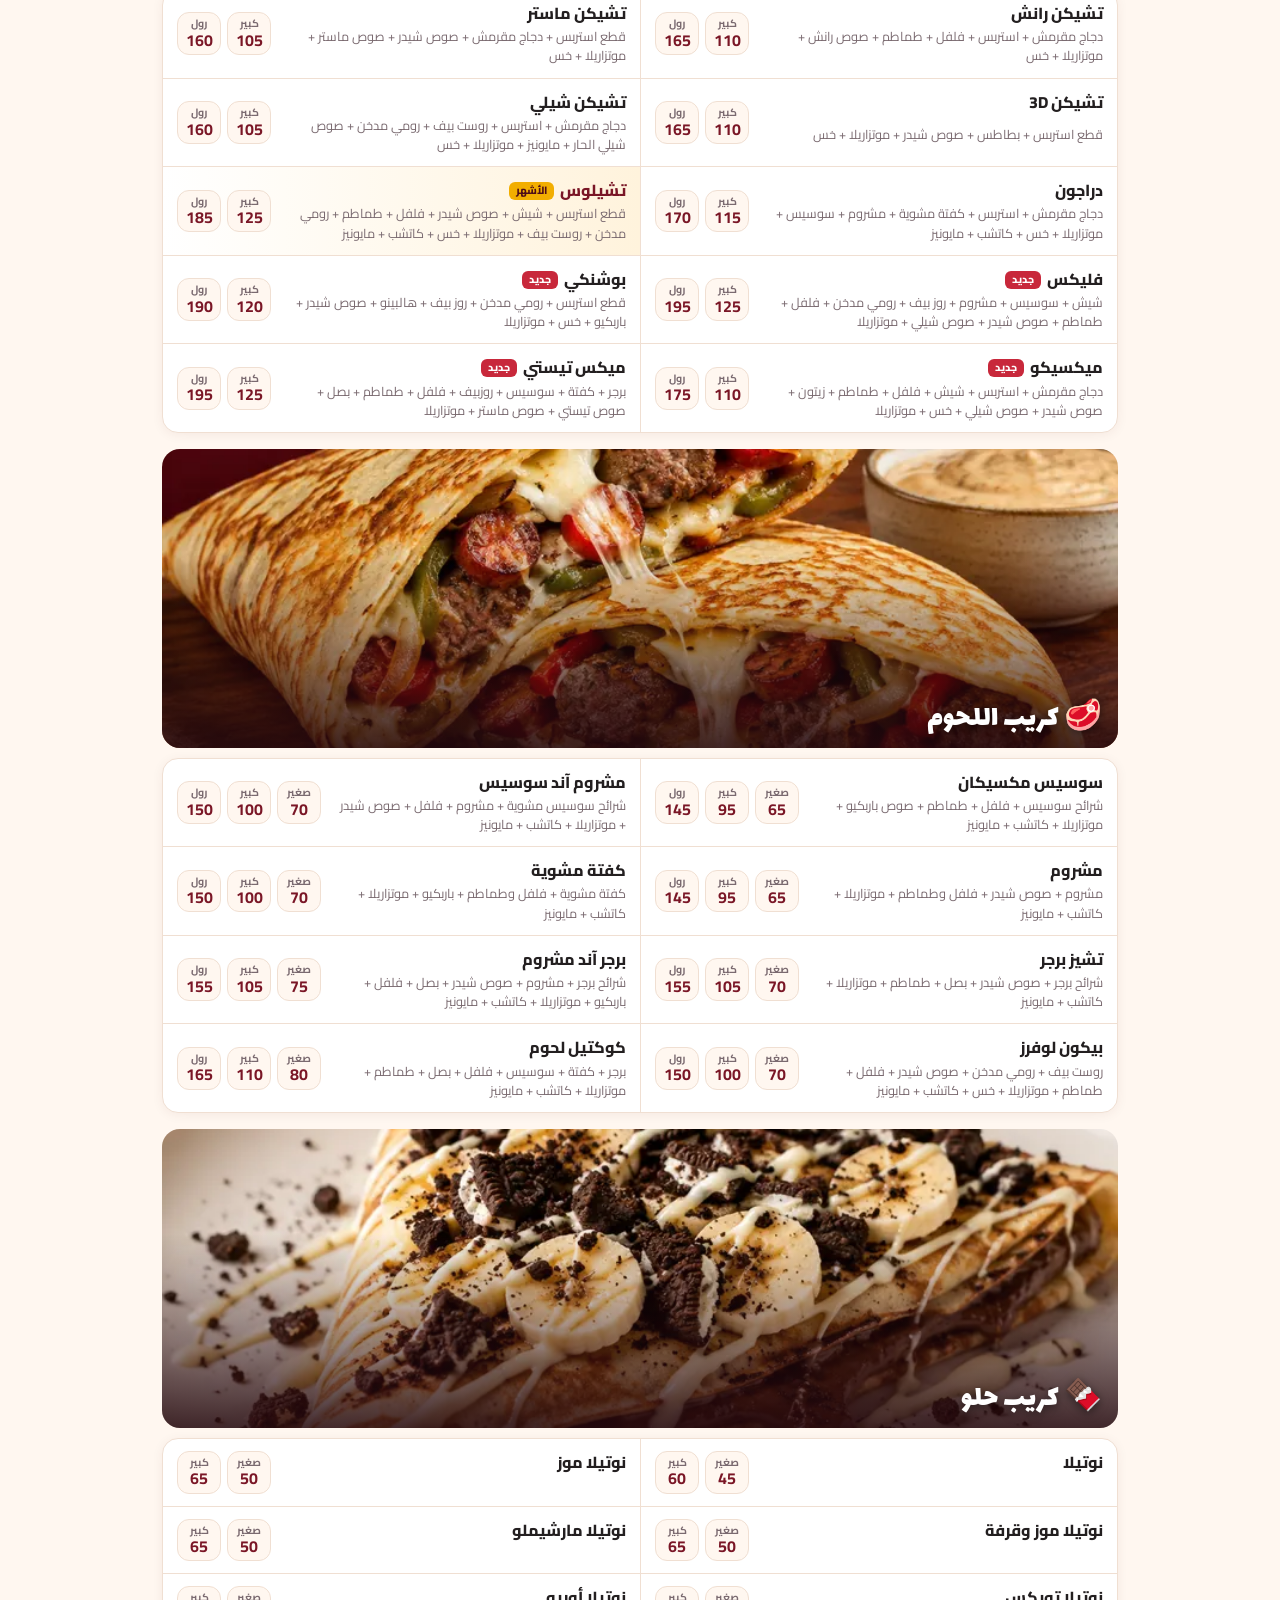
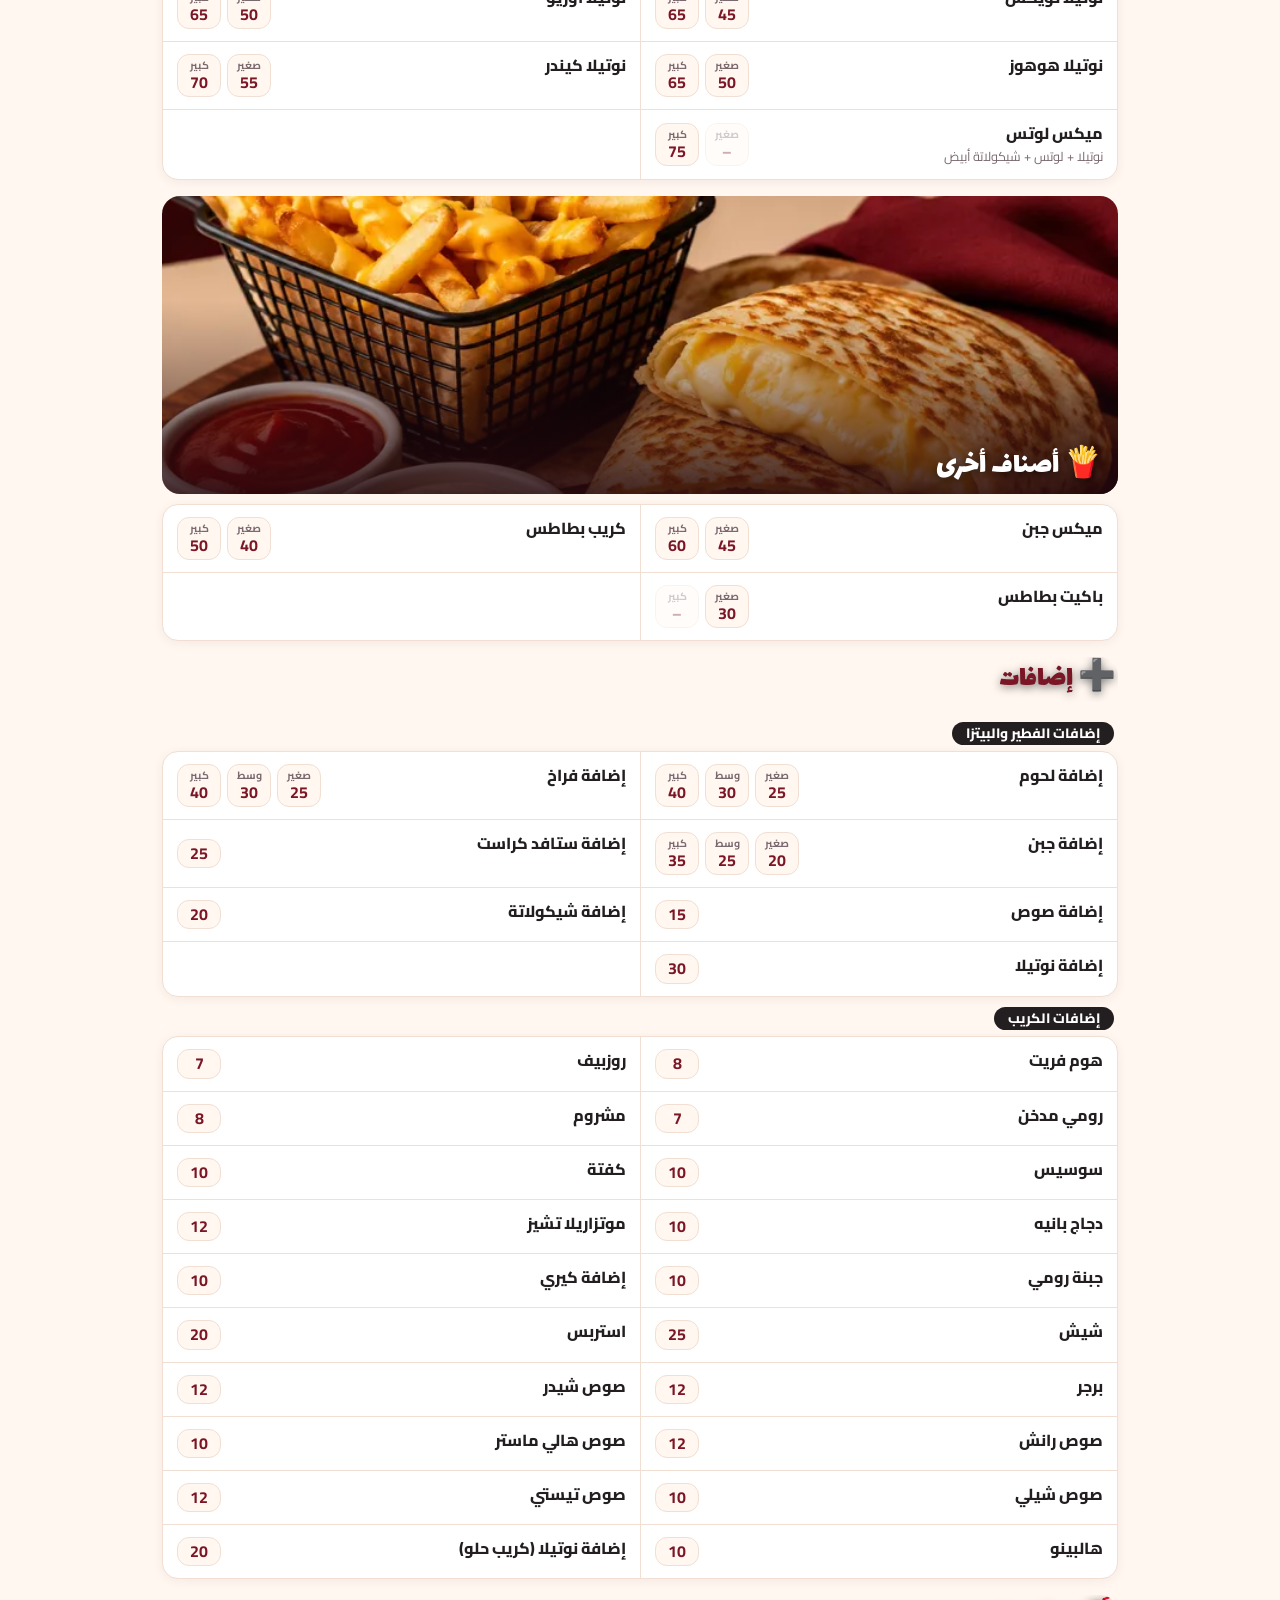
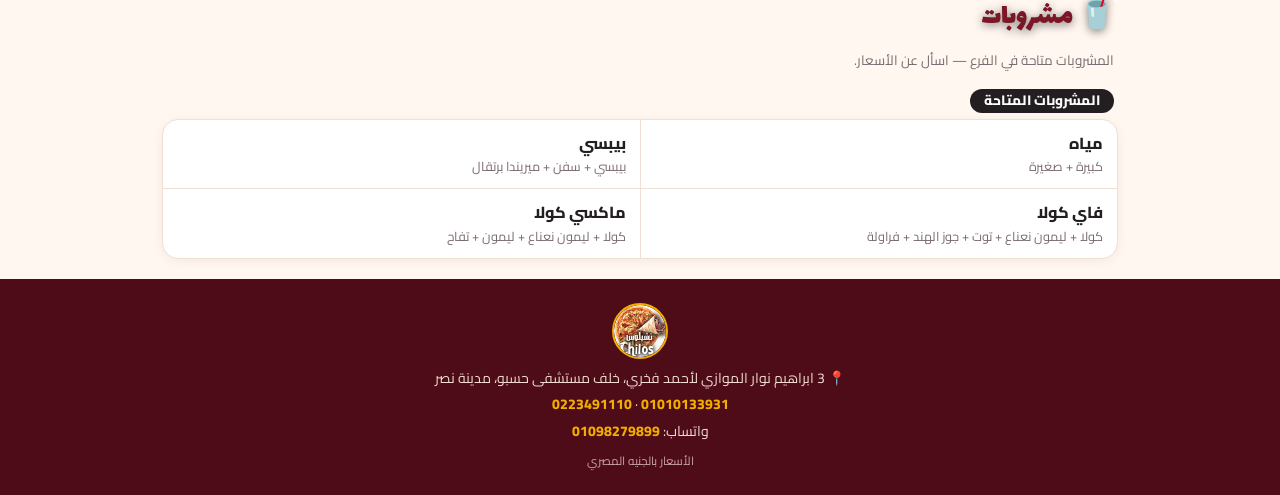
<file: menu.html>
<!doctype html>
<html lang="ar" dir="rtl">
<head>
  <meta charset="utf-8">
  <meta name="viewport" content="width=device-width, initial-scale=1, viewport-fit=cover">
  <title>منيو تشيلوس Chilos</title>
  <meta name="description" content="منيو تشيلوس كامل بالأسعار: بيتزا إيطالي وشرقي، فطير حادق وحلو، كريب.">
  <meta name="theme-color" content="#4e0c18">
  <link rel="canonical" href="https://graphicdesiner04-ctrl.github.io/chilos/menu.html">
  <meta property="og:type" content="website">
  <meta property="og:locale" content="ar_EG">
  <meta property="og:title" content="منيو تشيلوس Chilos">
  <meta property="og:description" content="بيتزا · فطير · كريب — المنيو كامل بالأسعار">
  <meta property="og:url" content="https://graphicdesiner04-ctrl.github.io/chilos/menu.html">
  <meta property="og:image" content="https://graphicdesiner04-ctrl.github.io/chilos/assets/og.jpg">
  <link rel="icon" href="assets/icon.png" type="image/png" sizes="192x192">
  <link rel="apple-touch-icon" href="assets/apple-touch-icon.png">
  <link rel="preconnect" href="https://fonts.googleapis.com">
  <link rel="preconnect" href="https://fonts.gstatic.com" crossorigin>
  <link href="https://fonts.googleapis.com/css2?family=Cairo:wght@400;600;700;800&family=Lalezar&display=swap" rel="stylesheet">
  <link rel="stylesheet" href="emenu.css?v=2">
</head>
<body>
  <header class="hero">
    <img class="hero__bg" src="assets/photos/chilos-pizza.webp" alt="" width="800" height="600" fetchpriority="high">
    <div class="hero__in">
      <img class="hero__logo" src="assets/icon.png" alt="شعار تشيلوس" width="96" height="96">
      <h1>تشيلوس</h1>
      <p class="hero__tag">بيتزا · فطير · كريب</p>
      <div class="hero__info">
        <span>📍 مدينة نصر</span>
        <a id="call" href="#">📞 <span id="callNum"></span></a>
      </div>
    </div>
  </header>

  <nav class="bar" aria-label="أقسام المنيو">
    <div class="bar__tabs" id="tabs"></div>
    <button class="bar__search" id="searchBtn" type="button" aria-label="بحث" aria-expanded="false">
      <svg width="20" height="20" viewBox="0 0 24 24" fill="none" stroke="currentColor" stroke-width="2.4" stroke-linecap="round" aria-hidden="true"><circle cx="11" cy="11" r="7"/><path d="m20 20-3.5-3.5"/></svg>
    </button>
    <div class="bar__q" id="qWrap" hidden>
      <input id="q" type="search" placeholder="دوّر على صنف... (مثال: رانش)" autocomplete="off" aria-label="بحث في المنيو">
    </div>
  </nav>

  <main class="list" id="list"></main>
  <p class="nores" id="nores" hidden></p>

  <footer class="foot">
    <img src="assets/icon-96.png" alt="" width="56" height="56" loading="lazy">
    <p id="addr"></p>
    <p class="foot__ph"><a id="call2" href="#"></a> · <a id="land" href="#"></a></p>
    <p class="foot__wa">واتساب: <a id="wa" href="#" target="_blank" rel="noopener"></a></p>
    <small>الأسعار بالجنيه المصري<span id="aiNote"> · الصور توضيحية</span></small>
  </footer>

  <script src="menu.js?v=10"></script>
  <script src="emenu.js?v=10"></script>
</body>
</html>
</file>
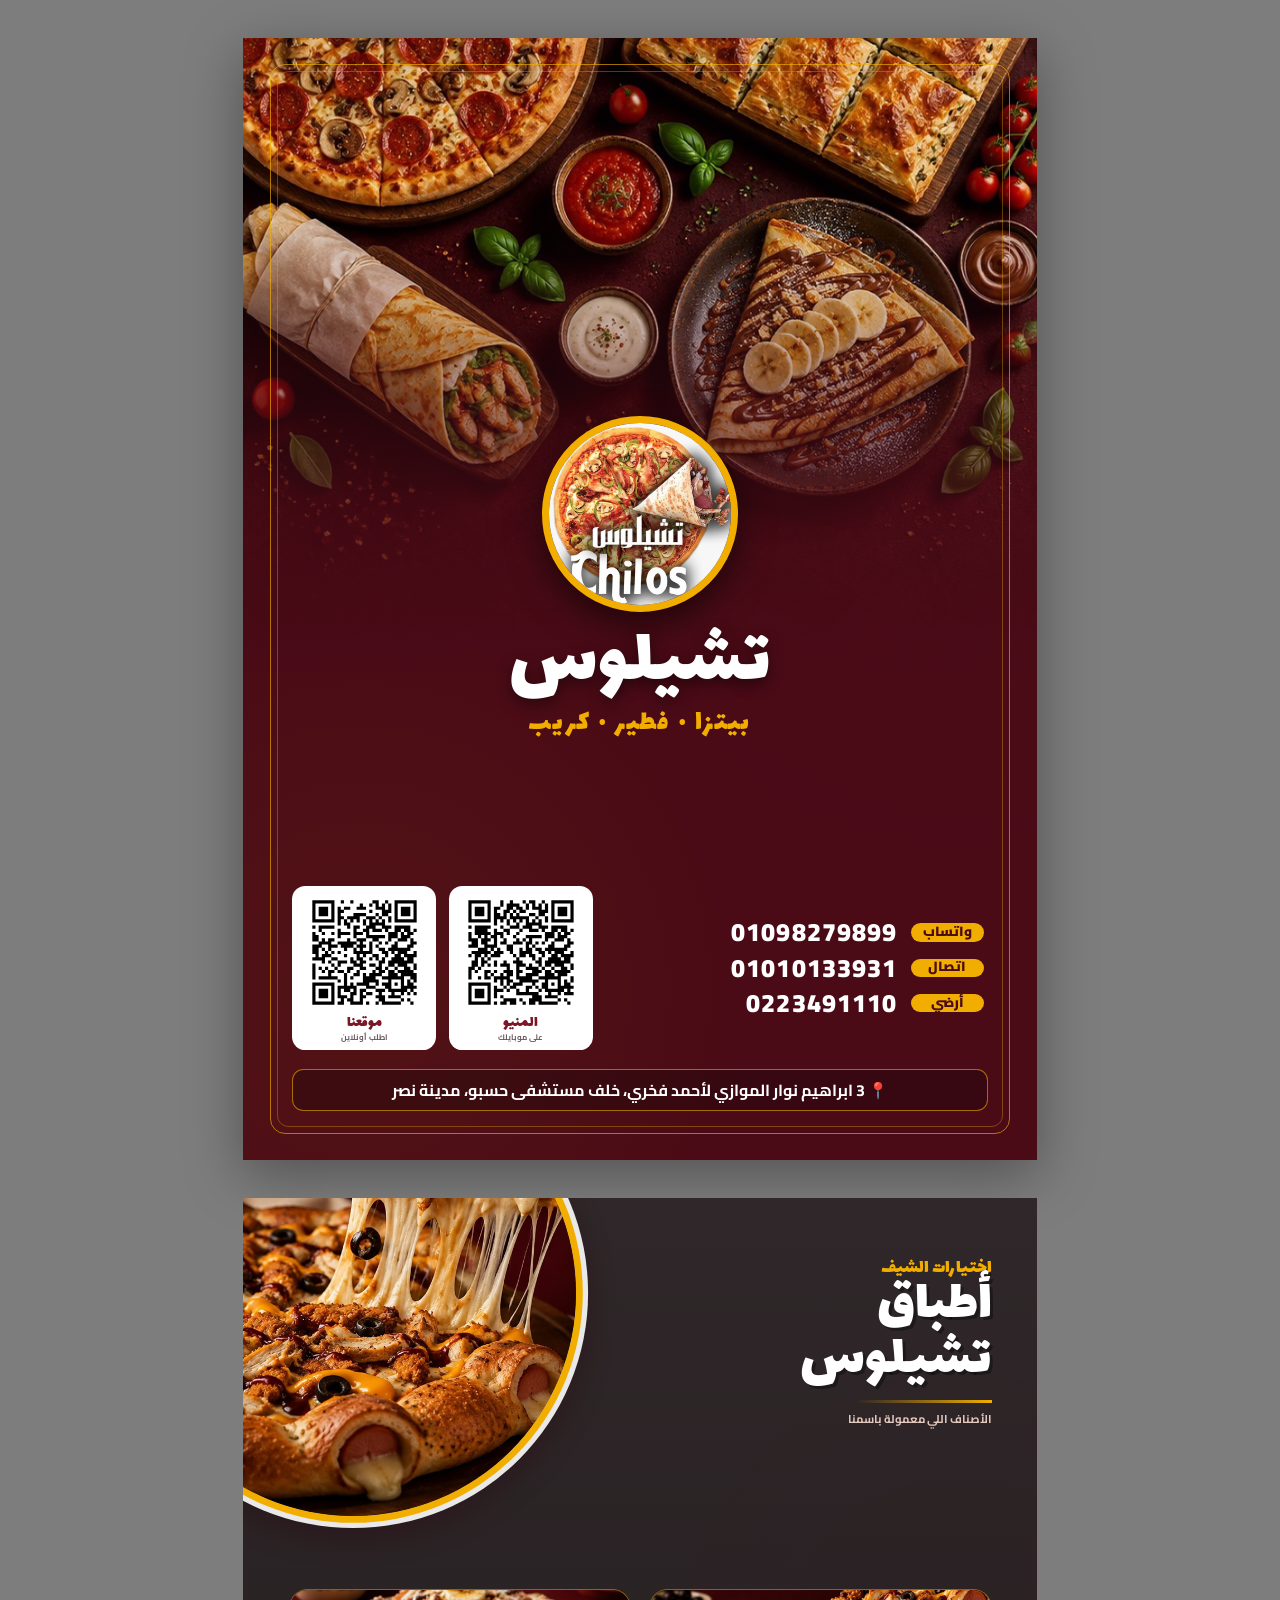
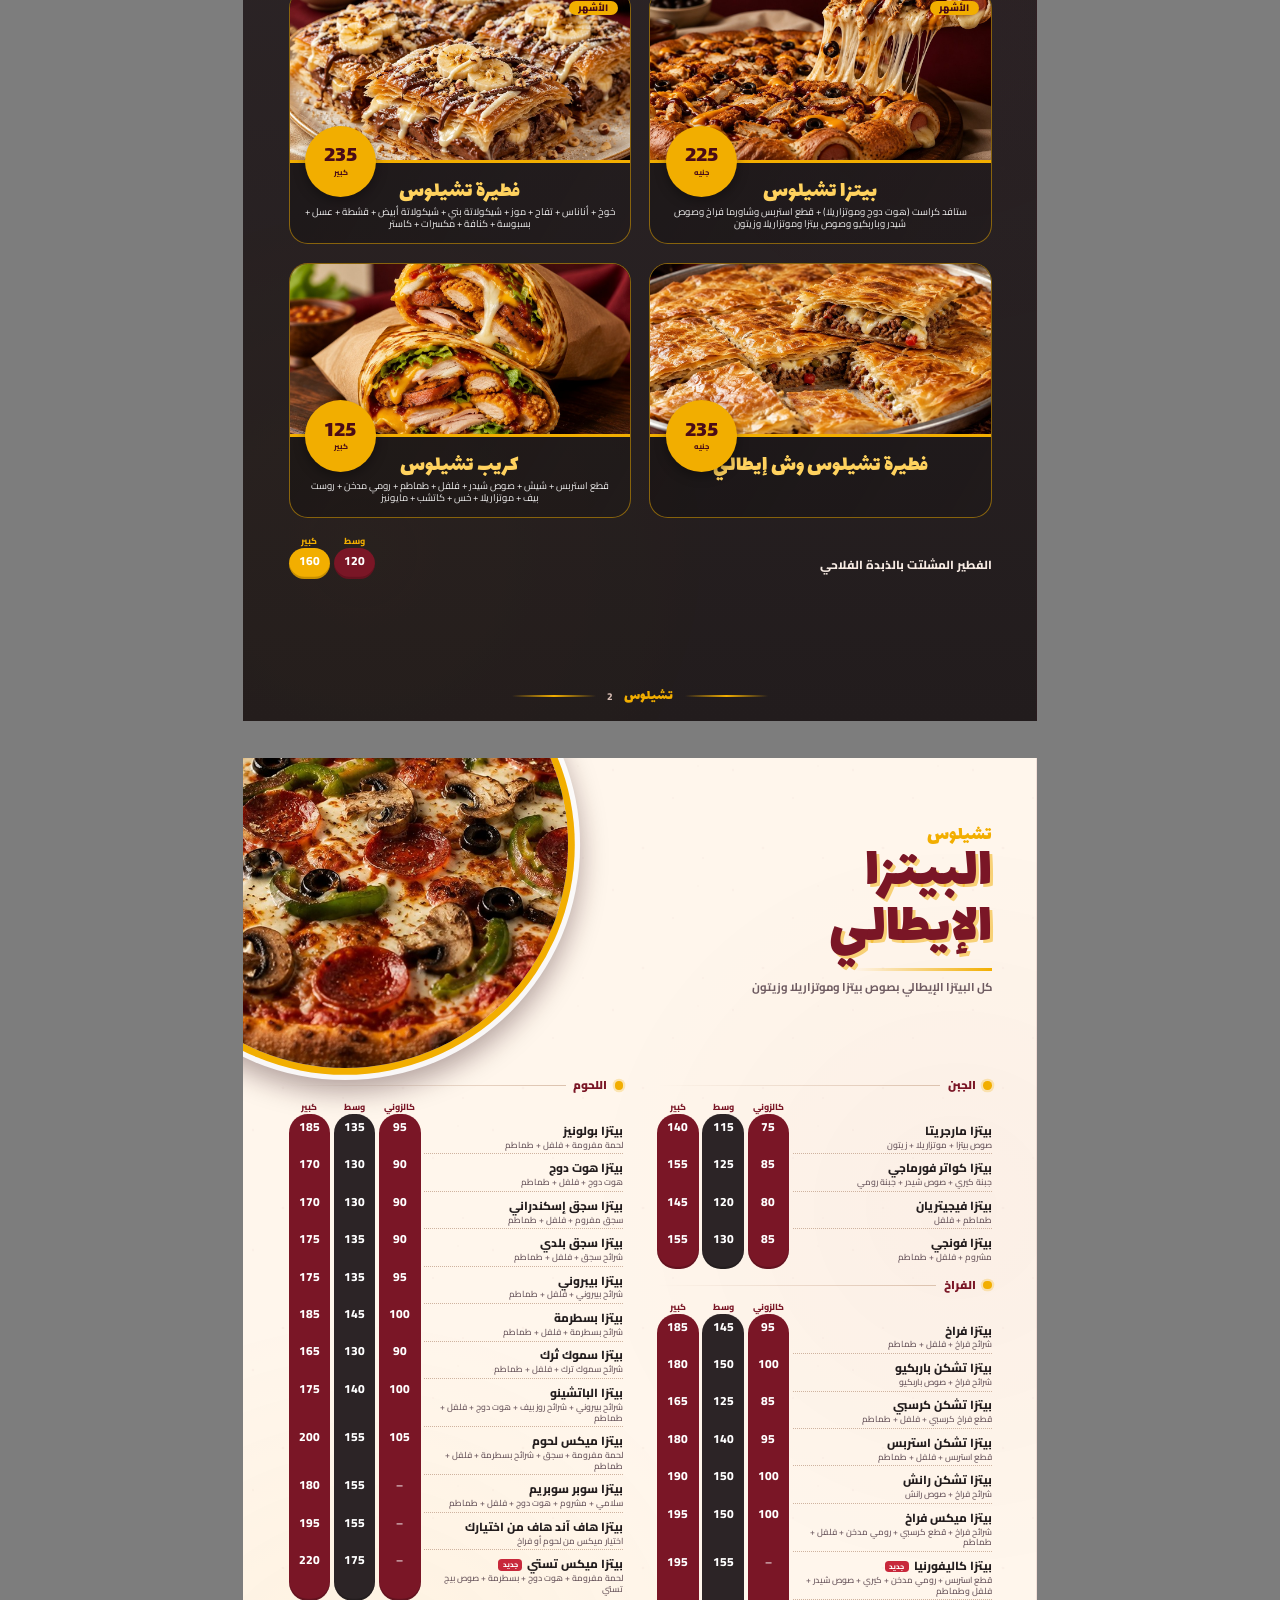
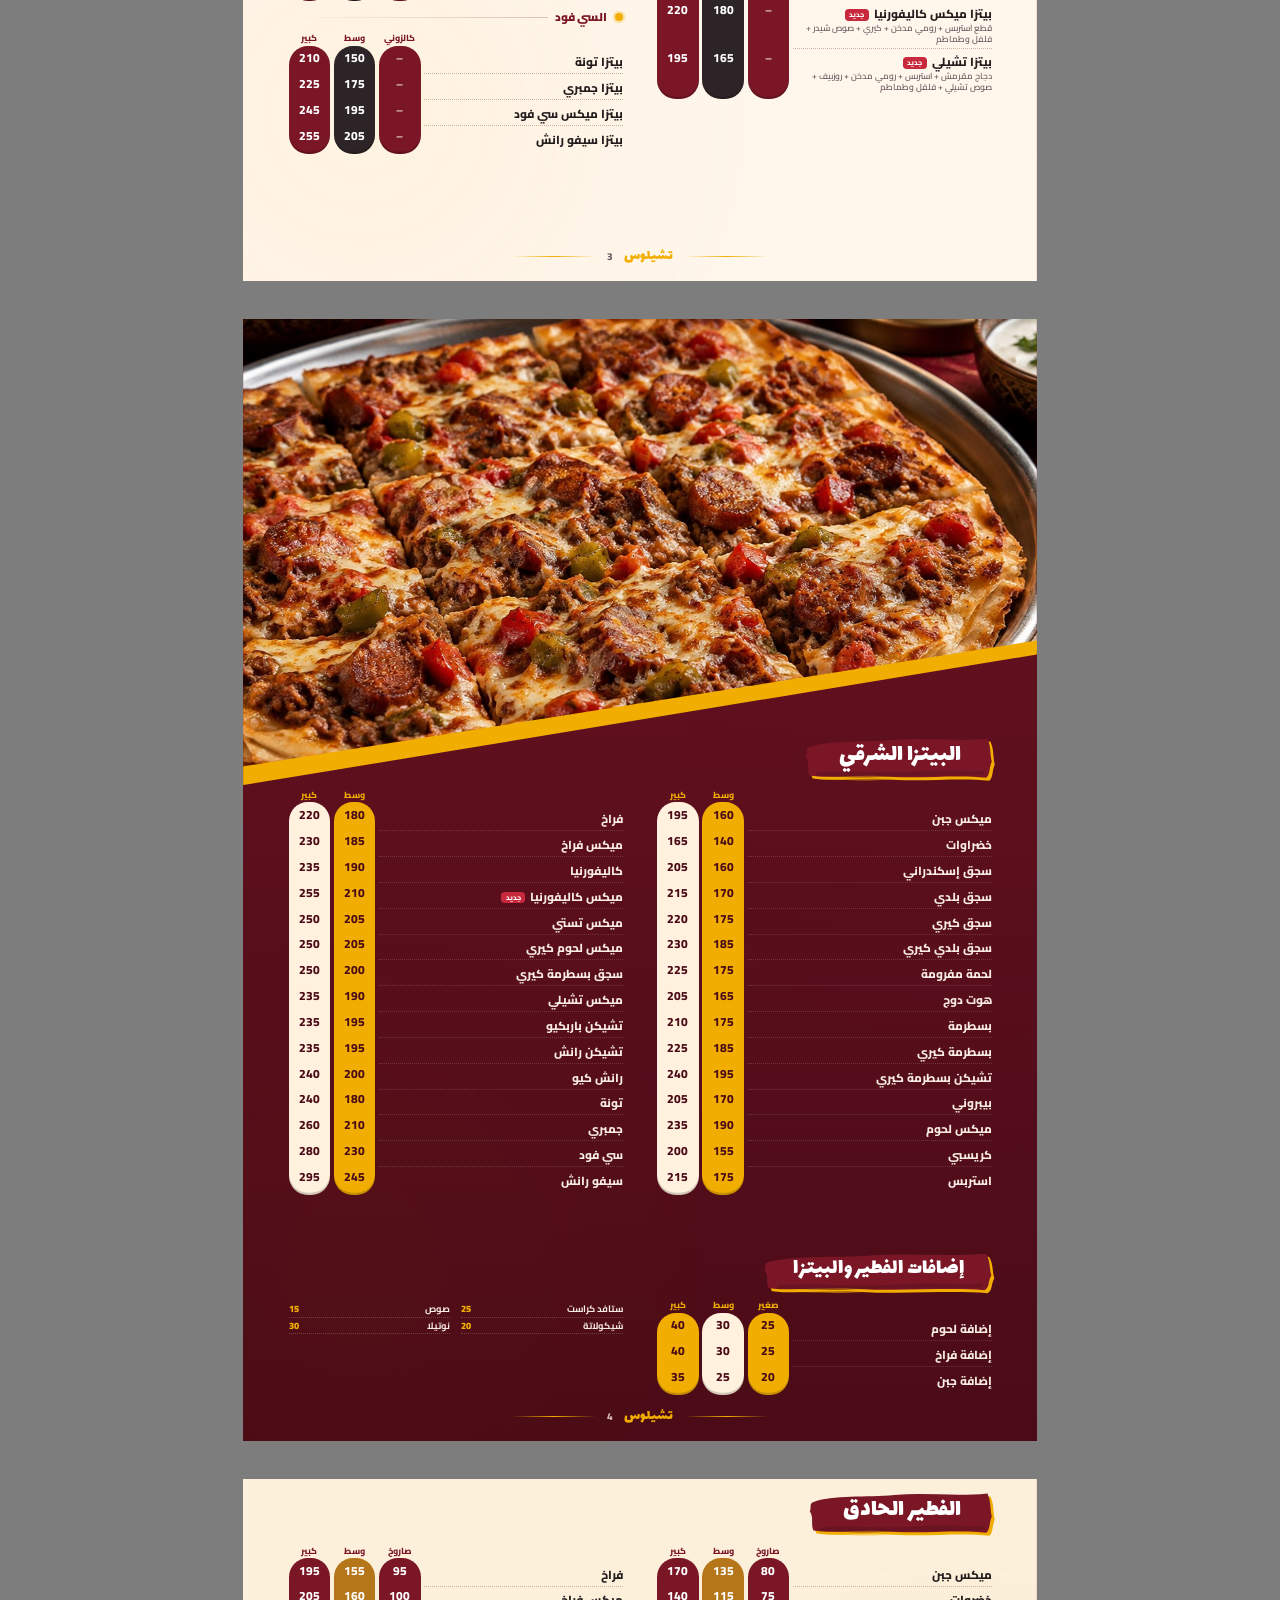
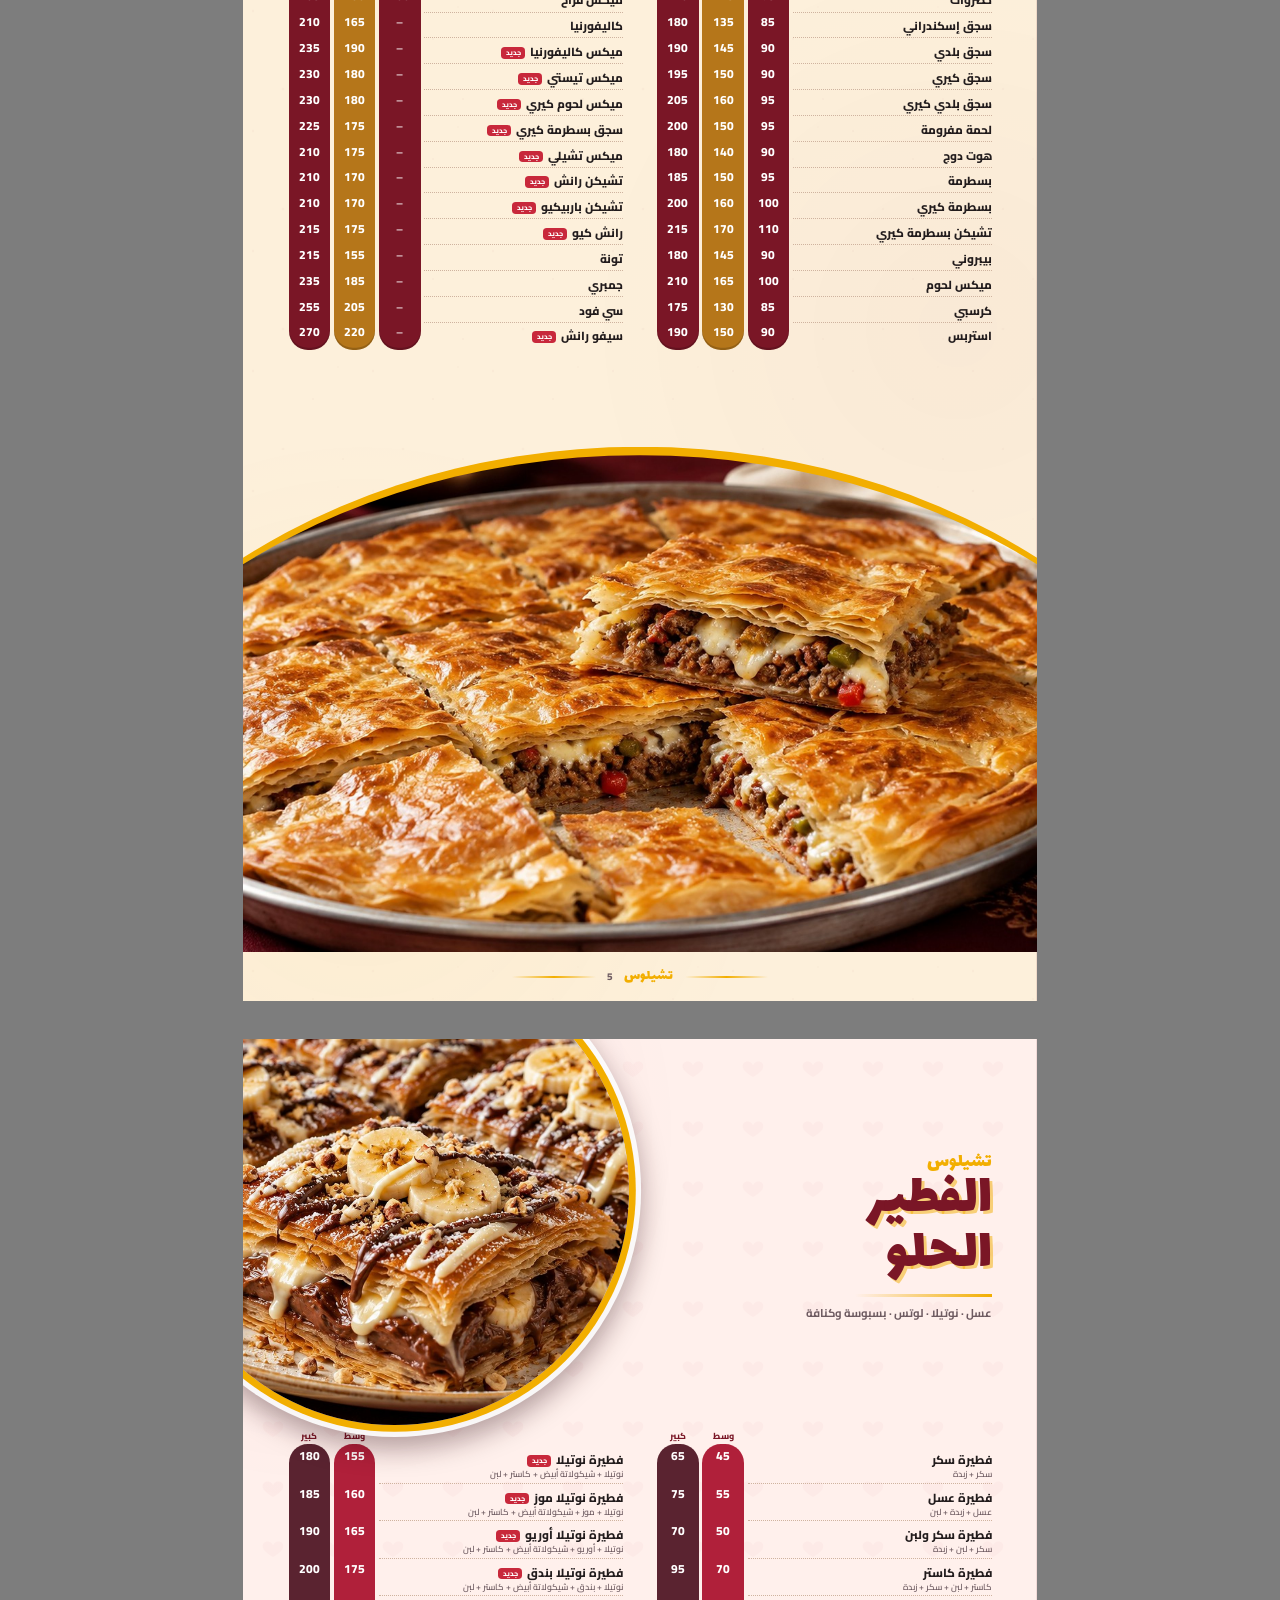
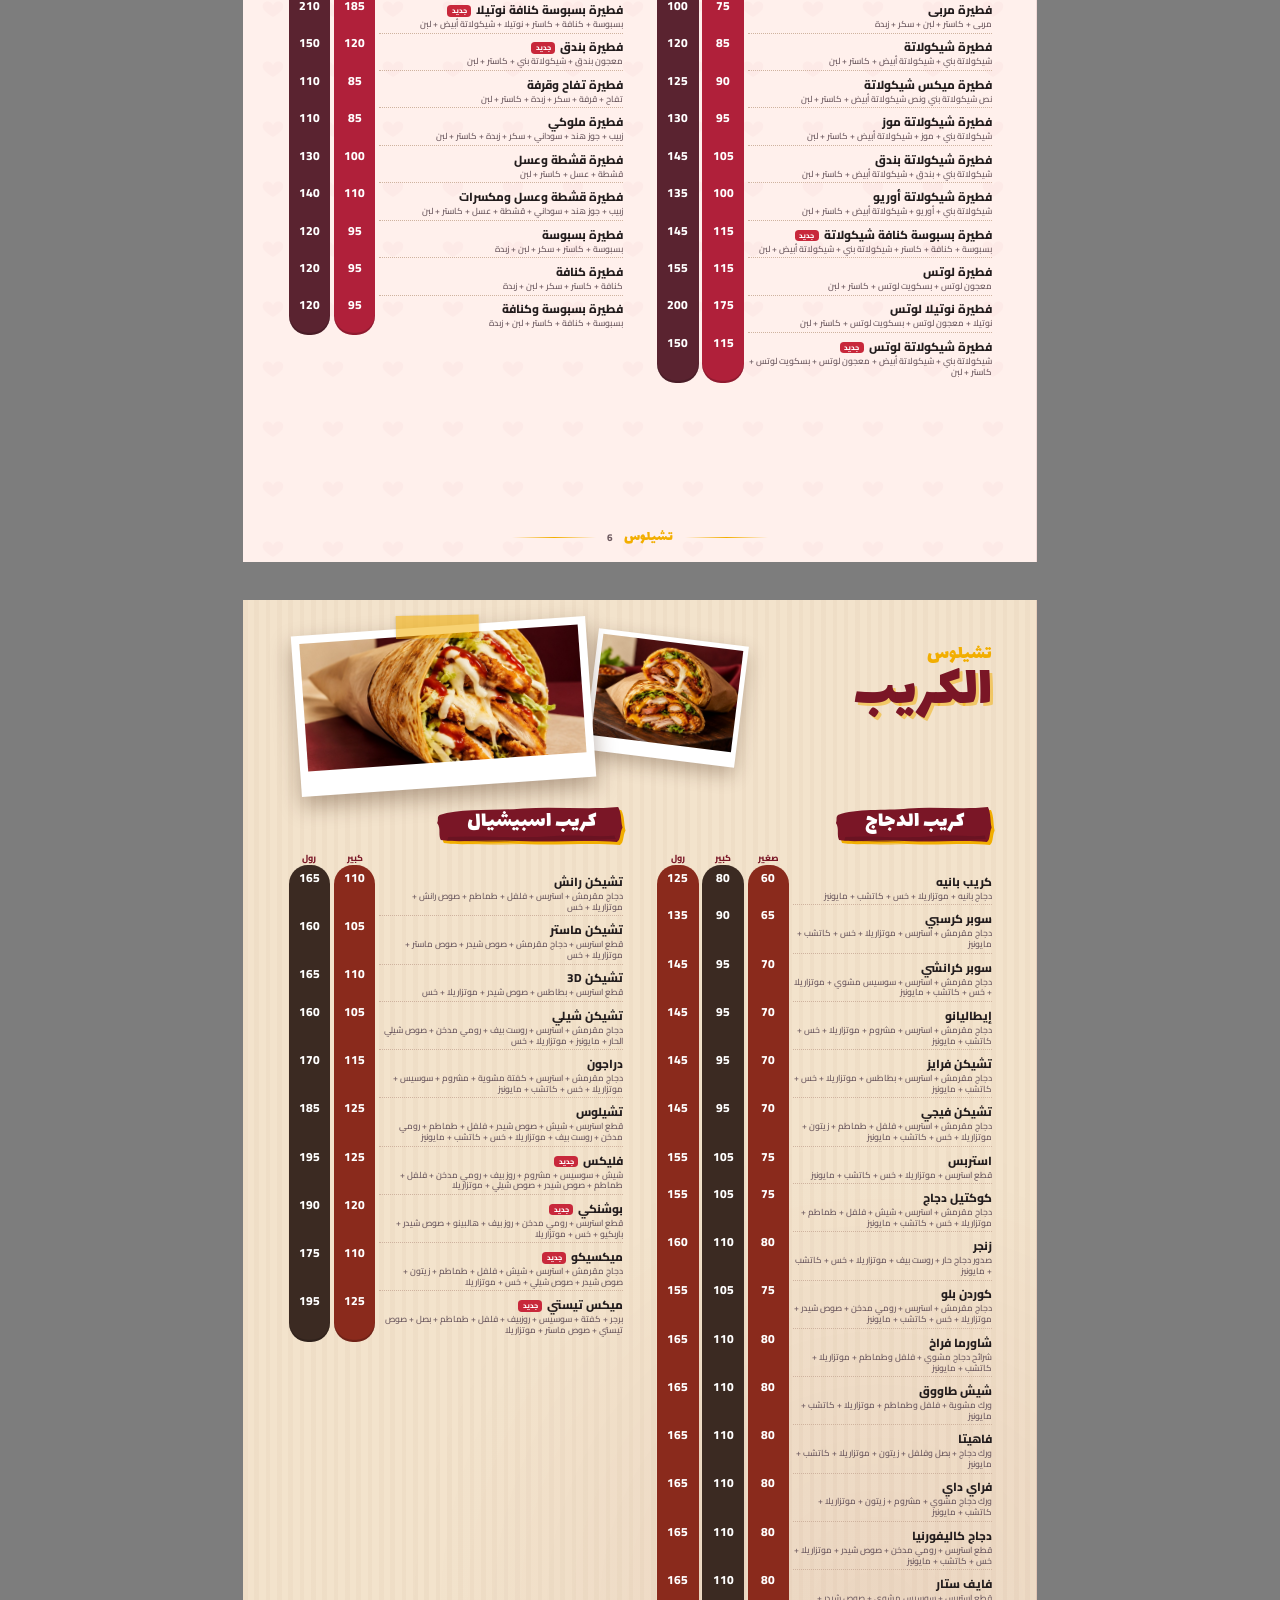
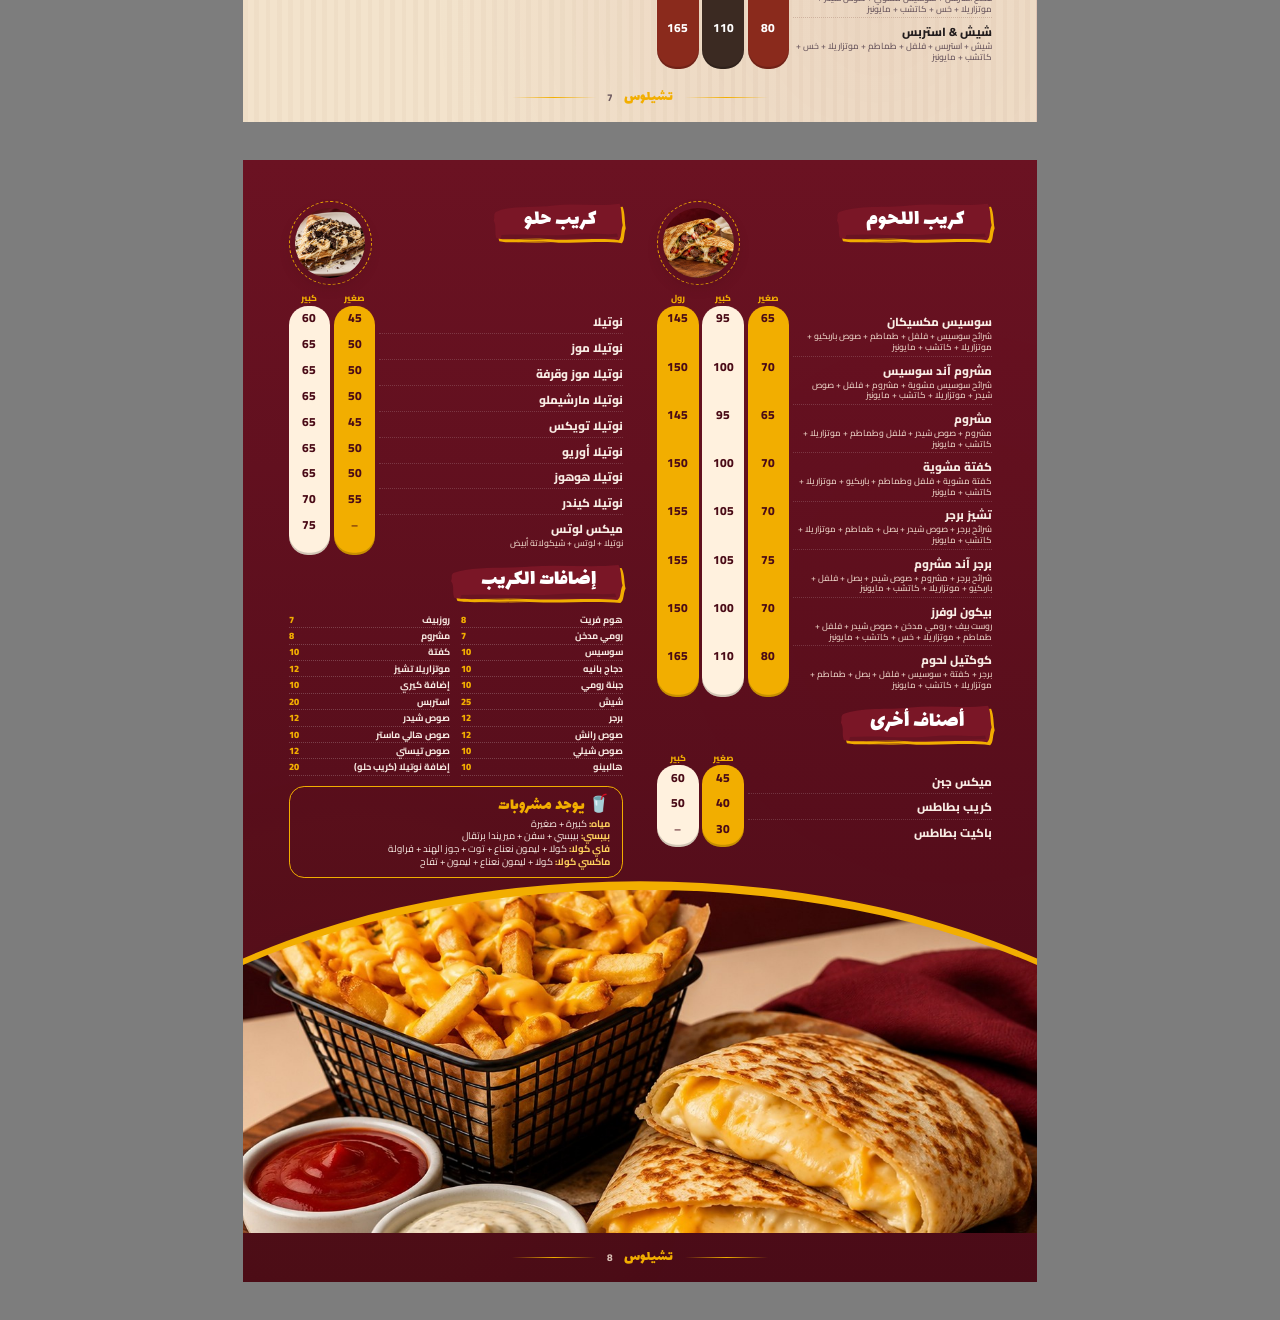
<file: print-book.html>
<!doctype html>
<html lang="ar" dir="rtl">
<head>
<meta charset="utf-8">
<meta name="viewport" content="width=device-width, initial-scale=1">
<meta name="robots" content="noindex">
<title>منيو تشيلوس — كتاب A4</title>
<link rel="preconnect" href="https://fonts.googleapis.com">
<link rel="preconnect" href="https://fonts.gstatic.com" crossorigin>
<link href="https://fonts.googleapis.com/css2?family=Cairo:wght@500;600;700;800;900&family=Lalezar&display=block" rel="stylesheet">
<style>
/* ============================================================
   منيو تشيلوس للطباعة — A3 بالعرض (420×297mm)، وشّين
   كل وش 4 أجزاء متساوية بالظبط (105mm لكل جزء) — مناسب للطي على 4
   للمطبعة: اطلب Bleed 3mm (الخلفيات والصور واصلة للحافة)
   ============================================================ */

:root{
  --maroon:#7a1626; --maroon-d:#4a0b17; --wine:#5e1120; --ink:#221c1d; --char:#2c2426;
  --cream:#fff6ec; --cream-2:#f6e2cf; --gold:#f2ae00; --gold-l:#ffd25e;
  --muted:#6e5b61; --line:#dcc2ae;
  --panel:105mm;
}
*{box-sizing:border-box;margin:0;padding:0}
html,body{background:#7d7d7d}
body{font-family:'Cairo',sans-serif;line-height:1.3;color:var(--ink);-webkit-print-color-adjust:exact;print-color-adjust:exact}
.sheet{width:420mm;height:297mm;margin:10mm auto;display:grid;grid-template-columns:repeat(4,var(--panel));overflow:hidden;page-break-after:always;break-after:page;box-shadow:0 4mm 14mm rgba(0,0,0,.35)}
.sheet:last-child{page-break-after:auto;break-after:auto}
@media print{html,body{background:none}.sheet{margin:0;box-shadow:none}}

/* ---------- الجزء (panel) ---------- */
.pn{position:relative;width:var(--panel);height:297mm;overflow:hidden;background:var(--cream);display:flex;flex-direction:column}
/* ملمس ورق خفيف */
.pn::before{content:"";position:absolute;inset:0;pointer-events:none;opacity:.5;background:
  radial-gradient(circle at 15% 85%,rgba(242,174,0,.10),transparent 35%),
  radial-gradient(circle at 90% 40%,rgba(122,22,38,.06),transparent 40%),
  url("data:image/svg+xml,%3Csvg xmlns='http://www.w3.org/2000/svg' width='120' height='120'%3E%3Cg fill='%237a1626' fill-opacity='.05'%3E%3Ccircle cx='10' cy='12' r='1.2'/%3E%3Ccircle cx='70' cy='40' r='1'/%3E%3Ccircle cx='40' cy='90' r='1.3'/%3E%3Ccircle cx='100' cy='100' r='1'/%3E%3Ccircle cx='95' cy='8' r='.8'/%3E%3C/g%3E%3C/svg%3E")}
/* خط الطي بين الأجزاء (يظهر خفيف جدًا) */
.pn+.pn{box-shadow:inset -.25mm 0 0 rgba(122,22,38,.10)}
.pn__body{position:relative;flex:1;padding:0 6mm 5mm;display:flex;flex-direction:column;gap:2.6mm;min-height:0}

/* ---------- صورة رأس الجزء ---------- */
.ban{position:relative;height:var(--ph,48mm);flex:none}
.ban img{width:100%;height:100%;object-fit:cover;display:block}
.ban::after{content:"";position:absolute;inset:0;background:linear-gradient(180deg,rgba(0,0,0,0) 55%,rgba(40,6,14,.35))}
/* حافة ورق ممزق */
.ban svg.tear{position:absolute;bottom:-.2mm;left:0;width:100%;height:7mm;z-index:1}
.ai{position:absolute;z-index:2;top:3mm;left:3mm;font-size:5.6pt;font-weight:700;color:#fff;background:rgba(0,0,0,.5);padding:0 2.2mm;border-radius:9mm}

/* ---------- عنوان بفرشاة ---------- */
.brush{position:relative;align-self:flex-start;margin:-9mm 0 0 0;z-index:3;padding:1.4mm 7mm 2.4mm 8mm;color:#fff;font-family:'Lalezar',serif;font-weight:400;font-size:17pt;line-height:1.15;white-space:nowrap}
.brush::before{content:"";position:absolute;inset:0;z-index:-1;background:url("data:image/svg+xml,%3Csvg xmlns='http://www.w3.org/2000/svg' viewBox='0 0 300 80' preserveAspectRatio='none'%3E%3Cpath fill='%237a1626' d='M6 22 C40 8 95 14 140 9 C190 4 240 12 292 6 C298 20 296 34 299 47 C294 60 297 70 290 76 C240 70 180 79 120 73 C80 70 40 78 8 72 C3 60 9 49 2 38 C5 31 1 27 6 22Z'/%3E%3Cpath fill='%235e1120' fill-opacity='.55' d='M20 66 C70 62 130 70 190 64 C230 61 262 67 286 63 L288 70 C240 74 170 71 110 75 C70 77 40 72 18 73Z'/%3E%3C/svg%3E") center/100% 100% no-repeat;filter:drop-shadow(.8mm .8mm 0 var(--gold))}
.brush--plain{margin-top:0}
.brush small{font-family:'Cairo';font-weight:700;font-size:7.5pt;opacity:.9;margin-inline-start:2mm}

.note{font-size:6.8pt;color:var(--muted);margin-top:-1mm}
.grp{display:flex;align-items:center;gap:2mm;font-weight:900;font-size:8.6pt;color:var(--maroon);margin-top:.6mm}
.grp::before{content:"";width:2.2mm;height:2.2mm;border-radius:50%;background:var(--gold);box-shadow:0 0 0 .6mm rgba(242,174,0,.25)}
.grp::after{content:"";flex:1;height:.3mm;background:linear-gradient(90deg,transparent,var(--line))}

/* ---------- جدول الأسعار بكبسولات (زي روح المنيو الأصلي) ---------- */
.tbl{display:grid;grid-template-columns:1fr repeat(var(--n),var(--cw,10mm));column-gap:1mm;align-items:start;position:relative}
.tbl .h{font-size:6.6pt;font-weight:800;color:var(--maroon);text-align:center;padding-bottom:1.2mm;line-height:1.1}
.cap{align-self:stretch;border-radius:5mm;background:var(--maroon);margin:-.8mm 0;z-index:0;box-shadow:inset 0 -.6mm 0 rgba(0,0,0,.18)}
.cap.alt{background:var(--char)}
.nm{position:relative;z-index:1;padding:.75mm 0 .75mm;border-bottom:.25mm dotted #cfb39f;line-height:1.2}
.nm b{font-size:8.3pt;font-weight:800}
.nm small{display:block;font-size:6.1pt;color:var(--muted);font-weight:600;line-height:1.25;margin-top:.2mm}
.pc{position:relative;z-index:1;text-align:center;color:#fff;font-weight:800;font-size:8.6pt;padding-top:.75mm;line-height:1.2}
.pc.na{opacity:.55}
.nm:last-of-type{border-bottom:0}
.new{display:inline-block;font-size:5.4pt;font-weight:800;background:#c8283b;color:#fff;border-radius:1mm;padding:0 1.2mm;margin-inline-start:1.2mm;vertical-align:1px;line-height:1.6}
.two{display:grid;grid-template-columns:1fr 1fr;column-gap:3.5mm}
.two .tbl{--cw:8.6mm;column-gap:.7mm}
.two .nm b{font-size:7.9pt}

/* ---------- أطباق مميزة ---------- */
.star{display:flex;align-items:center;gap:3mm;background:linear-gradient(120deg,var(--maroon),var(--maroon-d));color:#fff;border-radius:4mm;padding:2.4mm 3mm;position:relative;box-shadow:0 1.2mm 3mm rgba(74,11,23,.25)}
.star img{width:18mm;height:18mm;border-radius:50%;object-fit:cover;border:.8mm solid var(--gold);flex:none}
.star div{flex:1;min-width:0}
.star h4{font-family:'Lalezar',serif;font-weight:400;font-size:13pt;color:var(--gold-l);line-height:1.15}
.star p{font-size:6.2pt;opacity:.92;line-height:1.3}
.star .pr{flex:none;width:15mm;height:15mm;border-radius:50%;background:var(--gold);color:var(--maroon-d);display:flex;flex-direction:column;align-items:center;justify-content:center;font-family:'Lalezar',serif;font-size:14pt;line-height:1}
.star .pr small{font-family:'Cairo';font-size:5.6pt;font-weight:800}
.star .tag{position:absolute;top:-1.6mm;inset-inline-start:4mm;font-size:5.6pt;font-weight:900;background:var(--gold);color:var(--maroon-d);padding:0 2mm;border-radius:9mm}

/* ---------- الغلاف ---------- */
.cover{background:var(--maroon-d);color:#fff}
.cover .cv{position:relative;height:178mm;flex:none}
.cover .cv img{width:100%;height:100%;object-fit:cover}
.cover .cv::after{content:"";position:absolute;inset:0;background:linear-gradient(180deg,rgba(74,11,23,0) 40%,rgba(74,11,23,.65) 75%,var(--maroon-d) 100%)}
.cover .id{position:absolute;z-index:2;top:126mm;left:0;right:0;display:flex;flex-direction:column;align-items:center;text-align:center}
.cover .logo{width:40mm;height:40mm;border-radius:50%;border:1.6mm solid var(--gold);object-fit:cover;box-shadow:0 2mm 6mm rgba(0,0,0,.5)}
.cover h1{font-family:'Lalezar',serif;font-weight:400;font-size:44pt;line-height:1;margin-top:2mm;text-shadow:0 1mm 3mm rgba(0,0,0,.4)}
.cover .tagl{font-family:'Lalezar',serif;font-size:15pt;color:var(--gold);letter-spacing:.4mm}
.cover .rest{position:relative;z-index:2;margin-top:auto;padding:0 6mm 6mm;display:flex;flex-direction:column;gap:3mm;align-items:center;text-align:center}
.orn{display:flex;align-items:center;gap:2mm;color:var(--gold);font-size:8pt;width:100%}
.orn::before,.orn::after{content:"";flex:1;height:.3mm;background:linear-gradient(90deg,transparent,var(--gold),transparent)}
.qrs{display:grid;grid-template-columns:1fr 1fr;gap:3mm;width:100%}
.qrc{background:#fff;color:var(--ink);border-radius:3.5mm;padding:2.2mm 2mm 1.8mm;display:flex;flex-direction:column;align-items:center;gap:.6mm}
.qrc img{width:27mm;height:27mm}
.qrc b{font-family:'Lalezar',serif;font-weight:400;font-size:10.5pt;color:var(--maroon);line-height:1.1}
.qrc span{font-size:6pt;font-weight:700;color:var(--muted);line-height:1.2}
.phones{display:grid;grid-template-columns:auto 1fr;gap:1.4mm 3mm;align-items:center;font-size:17.5pt;font-weight:900;width:100%;padding:0 1mm;line-height:1.15}
.phones i{font-style:normal;font-size:9.5pt;font-weight:900;color:var(--maroon-d);background:var(--gold);border-radius:9mm;padding:.4mm 3mm;text-align:center}
.phones span{direction:ltr;text-align:right;letter-spacing:.3mm}
.addr{font-size:11pt;font-weight:700;line-height:1.4;background:rgba(0,0,0,.22);border:.35mm solid rgba(242,174,0,.55);border-radius:3mm;padding:2mm 3mm;width:100%}
.cover .ai{top:auto;bottom:4mm;left:50%;transform:translateX(-50%);white-space:nowrap}

/* ---------- جزء غامق (الضهر الأخير) ---------- */
.dark{background:var(--char);color:#f6ebe2}
.dark::before{opacity:.25}
.dark .nm{border-bottom-color:rgba(255,255,255,.18)}
.dark .nm small,.dark .note{color:#c9b5ac}
.dark .tbl .h{color:var(--gold)}
.dark .cap{background:var(--maroon)}
.dark .cap.alt{background:#4a3c3f}
.dark .grp{color:var(--gold)}
.dark .grp::after{background:linear-gradient(90deg,transparent,rgba(242,174,0,.4))}
.dark .star{background:linear-gradient(120deg,#3a2f31,#2a2224);border:.3mm solid rgba(242,174,0,.35)}
.list3{display:grid;grid-template-columns:repeat(3,1fr);gap:0 3mm}
.li{display:flex;justify-content:space-between;align-items:baseline;gap:1mm;padding:.5mm 0;border-bottom:.25mm dotted rgba(255,255,255,.2);font-size:7pt;font-weight:700;line-height:1.25}
.li em{font-style:normal;color:var(--gold);font-weight:900}
.drinks{border:.4mm solid var(--gold);border-radius:4mm;padding:2.4mm 3.2mm;position:relative}
.drinks h4{font-family:'Lalezar',serif;font-weight:400;font-size:13pt;color:var(--gold);line-height:1.2}
.drinks li{list-style:none;font-size:7.2pt;line-height:1.35}
.drinks li b{color:var(--gold-l)}
.fin{margin-top:auto;text-align:center;font-size:6.4pt;opacity:.75}


/* ============ شخصيات الأجزاء (كل جزء له خلفية وطريقة صورة مختلفة) ============ */
.pn.k-cream{background:var(--cream)}
.pn.k-butter{background:#fdf0db}
.pn.k-kraft{background:#f3e3cc}
.pn.k-kraft::before{opacity:.9;background:
  repeating-linear-gradient(90deg,rgba(120,80,40,.035) 0 1.2mm,transparent 1.2mm 3mm),
  radial-gradient(circle at 80% 90%,rgba(122,22,38,.07),transparent 40%)}
.pn.k-blush{background:#fff0ec}
.pn.k-blush::before{opacity:.8;background:
  radial-gradient(circle at 10% 8%,rgba(200,40,59,.08),transparent 30%),
  url("data:image/svg+xml,%3Csvg xmlns='http://www.w3.org/2000/svg' width='60' height='60'%3E%3Cpath d='M30 26c-3-6-12-4-10 3 1 4 10 9 10 9s9-5 10-9c2-7-7-9-10-3z' fill='%23c8283b' fill-opacity='.035'/%3E%3C/svg%3E")}
.pn.k-wine,.pn.k-char{color:#f8ece4}
.pn.k-wine{background:linear-gradient(180deg,#6b1222,#4a0b17)}
.pn.k-char{background:linear-gradient(180deg,#2f2729,#221c1d)}
.pn.k-wine::before,.pn.k-char::before{opacity:.22}
.k-wine .nm,.k-char .nm{border-bottom-color:rgba(255,255,255,.16)}
.k-wine .nm small,.k-char .nm small,.k-wine .note,.k-char .note{color:#e3c8bd}
.k-wine .tbl .h,.k-char .tbl .h,.k-wine .grp,.k-char .grp{color:var(--gold)}
.k-wine .grp::after,.k-char .grp::after{background:linear-gradient(90deg,transparent,rgba(242,174,0,.45))}
/* كبسولات مختلفة حسب الجزء */
.k-wine .cap{background:var(--gold)} .k-wine .cap.alt{background:#fff1de}
.k-wine .pc{color:var(--maroon-d)}
.k-char .cap{background:var(--maroon)} .k-char .cap.alt{background:var(--gold)}
.k-kraft .cap{background:#8a2a1c} .k-kraft .cap.alt{background:#3b2a22}
.k-blush .cap{background:#b0203a} .k-blush .cap.alt{background:#5a2330}
.k-butter .cap.alt{background:#b5761a}
.k-wine .star,.k-char .star{background:linear-gradient(120deg,rgba(0,0,0,.28),rgba(0,0,0,.12));border:.35mm solid rgba(242,174,0,.5);box-shadow:none}

/* ---------- الهيدر ---------- */
.hdr{position:relative;height:var(--h);flex:none}
.hdr .ttl{position:absolute;z-index:4;bottom:0;right:6mm}
.hdr .ttl .brush{margin:0}
.lbl{position:absolute;z-index:5;font-size:5.4pt;font-weight:700;color:#fff;background:rgba(0,0,0,.5);padding:0 2mm;border-radius:9mm;white-space:nowrap}

/* 1) طبق دائري طالع من الركن */
.disc{position:absolute;z-index:2;width:var(--d);height:var(--d);border-radius:50%;overflow:hidden;
  box-shadow:0 0 0 1.8mm var(--gold),0 0 0 3.2mm rgba(255,255,255,.9),0 3mm 7mm 3.2mm rgba(40,6,14,.35)}
.disc img{width:100%;height:100%;object-fit:cover;object-position:var(--op,50% 50%);transform:scale(var(--sc,1))}
.disc .lbl{bottom:7mm;left:50%;transform:translateX(-50%)}
.stack{position:absolute;z-index:4;top:var(--st,9mm);right:6mm;text-align:right;font-family:'Lalezar',serif;font-weight:400;line-height:.95}
.stack b{display:block;font-weight:400;font-size:13pt;color:var(--gold)}
.stack span{display:block;font-size:30pt;color:var(--maroon);text-shadow:.6mm .6mm 0 rgba(242,174,0,.55)}
.k-wine .stack span,.k-char .stack span{color:#fff;text-shadow:.6mm .6mm 0 rgba(0,0,0,.35)}
.stack i{display:block;width:22mm;height:.7mm;margin:2mm 0 0 auto;background:linear-gradient(90deg,transparent,var(--gold))}
.stack small{display:block;font-family:'Cairo';font-size:6.8pt;font-weight:700;color:var(--muted);margin-top:1.5mm;line-height:1.35;max-width:38mm}

/* 2) قصة مايلة بخط ذهبي */
.diag .ph{position:absolute;inset:0;clip-path:polygon(0 0,100% 0,100% 72%,0 100%);overflow:hidden}
.diag .ph img{width:100%;height:100%;object-fit:cover}
.diag::before{content:"";position:absolute;inset:0 0 -1.4mm 0;z-index:1;background:var(--gold);clip-path:polygon(0 96%,100% 69%,100% 72%,0 100%)}
.diag.rev .ph{clip-path:polygon(0 0,100% 0,100% 100%,0 72%)}
.diag.rev::before{clip-path:polygon(0 69%,100% 96%,100% 100%,0 72%)}
.diag .lbl{top:3mm;left:3mm}

/* 3) بولارويد مايلة بشريط لاصق */
.pola{position:absolute;z-index:2;top:6mm;left:7mm;width:66mm;background:#fff;padding:2mm 2mm 6.5mm;transform:rotate(-4deg);box-shadow:0 2.5mm 6mm rgba(60,30,10,.35)}
.pola img{width:100%;height:34mm;object-fit:cover;display:block}
.pola::before{content:"";position:absolute;top:-3mm;left:50%;width:22mm;height:6mm;transform:translateX(-50%) rotate(3deg);background:rgba(242,174,0,.55);box-shadow:0 .3mm .8mm rgba(0,0,0,.15)}
.pola .cap-t{position:absolute;bottom:.6mm;right:3mm;font-family:'Lalezar',serif;font-size:9pt;color:var(--maroon)}
.pola .lbl{top:4mm;left:4mm}
.pola2{position:absolute;z-index:1;top:8mm;right:8mm;width:30mm;background:#fff;padding:1.4mm 1.4mm 4mm;transform:rotate(7deg);box-shadow:0 2mm 5mm rgba(60,30,10,.3)}
.pola2 img{width:100%;height:22mm;object-fit:cover;display:block}

/* 4) صورة بقوس في آخر الجزء */
.arch{position:relative;margin:auto -6mm -5mm;height:var(--h);flex:none}
.arch .ph{position:absolute;inset:0;clip-path:ellipse(80% 100% at 50% 100%);overflow:hidden}
.arch .ph img{width:100%;height:100%;object-fit:cover;object-position:50% 40%}
.arch::before{content:"";position:absolute;inset:-2.2mm 0 0 0;background:var(--gold);clip-path:ellipse(80% 100% at 50% 100%)}
.arch .lbl{bottom:4mm;left:4mm}

/* 5) ختم دائري جنب العنوان */
.row-t{display:flex;align-items:center;justify-content:space-between;gap:3mm;flex:none}
.stamp{position:relative;width:var(--d);height:var(--d);border-radius:50%;flex:none;padding:1.4mm;border:.5mm dashed var(--gold)}
.stamp img{width:100%;height:100%;border-radius:50%;object-fit:cover;box-shadow:0 1.5mm 4mm rgba(60,10,20,.3)}
.stamp .lbl{bottom:-1mm;left:50%;transform:translateX(-50%)}
.brush.lg{font-size:19pt;padding:1.6mm 8mm 2.6mm 9mm}

@media screen{.over{outline:2mm solid red;outline-offset:-2mm}}

/* ============================================================
   نسخة الكتاب — كل صفحة A4 طولي (210×297mm)، 8 صفحات
   الترتيب للقراءة: 1 الغلاف ← 8 الضهر. الكتاب بيتفتح من اليمين:
   الصفحة الزوجية على اليمين والفردية على الشمال في كل فتحة.
   للمطبعة: Bleed 3mm، والتدبيس في النص (Saddle stitch).
   ============================================================ */
@page { size: 210mm 297mm; margin: 0; }
.page{width:210mm;height:297mm;margin:10mm auto;position:relative;overflow:hidden;display:flex;flex-direction:column;page-break-after:always;break-after:page;box-shadow:0 4mm 14mm rgba(0,0,0,.35)}
.page:last-child{page-break-after:auto;break-after:auto}
@media print{.page{margin:0;box-shadow:none}}
.page.pn{width:210mm}
.cols{position:relative;display:grid;grid-template-columns:1fr 1fr;gap:0 9mm;padding:0 12mm;flex:1;min-height:0}
.cols>.col{display:flex;flex-direction:column;gap:2.6mm;min-width:0;min-height:0;position:relative}
.wide{position:relative;padding:0 12mm;flex:none;display:flex;flex-direction:column;gap:2.6mm}
.folio{position:relative;flex:none;height:13mm;display:flex;align-items:center;justify-content:center;gap:3mm;font-size:7.5pt;font-weight:800;color:var(--muted)}
.folio::before,.folio::after{content:"";width:22mm;height:.3mm;background:linear-gradient(90deg,transparent,var(--gold),transparent)}
.k-wine .folio,.k-char .folio{color:#d9bfb5}
.folio b{font-family:'Lalezar',serif;font-weight:400;font-size:11pt;color:var(--gold)}
.tbl{--cw:11mm}
.nm b{font-size:8.8pt} .nm small{font-size:6.5pt} .pc{font-size:9pt}
.two .tbl{--cw:11mm}

/* عنوان الصفحة الكبير */
.ptitle{position:absolute;z-index:4;font-family:'Lalezar',serif;font-weight:400;line-height:.95;text-align:right}
.ptitle b{display:block;font-weight:400;font-size:15pt;color:var(--gold)}
.ptitle span{display:block;font-size:44pt;color:var(--maroon);text-shadow:.8mm .8mm 0 rgba(242,174,0,.5)}
.k-wine .ptitle span,.k-char .ptitle span{color:#fff;text-shadow:.8mm .8mm 0 rgba(0,0,0,.35)}
.ptitle i{display:block;width:36mm;height:.8mm;margin:3mm 0 0 auto;background:linear-gradient(90deg,transparent,var(--gold))}
.ptitle small{display:block;font-family:'Cairo';font-size:8.5pt;font-weight:700;color:var(--muted);margin-top:2mm;line-height:1.4;max-width:80mm}
.k-wine .ptitle small,.k-char .ptitle small{color:#e3c8bd}

/* الغلاف */
.bcover{background:var(--maroon-d);color:#fff}
.bcover .cvph{position:absolute;inset:0 0 auto 0;height:168mm}
.bcover .cvph img{width:100%;height:100%;object-fit:cover}
.bcover .cvph::after{content:"";position:absolute;inset:0;background:linear-gradient(180deg,rgba(74,11,23,.05) 30%,rgba(74,11,23,.7) 72%,var(--maroon-d) 100%)}
.bcover .frame{position:absolute;inset:7mm;border:.5mm solid rgba(242,174,0,.65);border-radius:4mm;z-index:3;pointer-events:none}
.bcover .frame::after{content:"";position:absolute;inset:1.6mm;border:.25mm solid rgba(242,174,0,.35);border-radius:3mm}
.bcover .id{position:absolute;z-index:4;left:0;right:0;top:100mm;display:flex;flex-direction:column;align-items:center;text-align:center}
.bcover .logo{width:52mm;height:52mm;border-radius:50%;border:2mm solid var(--gold);object-fit:cover;box-shadow:0 3mm 9mm rgba(0,0,0,.55)}
.bcover h1{font-family:'Lalezar',serif;font-weight:400;font-size:60pt;line-height:1;margin-top:3mm;text-shadow:0 1.2mm 4mm rgba(0,0,0,.45)}
.bcover .tagl{font-family:'Lalezar',serif;font-size:22pt;color:var(--gold);letter-spacing:.6mm}
.bcover .mn{margin-top:5mm;display:flex;align-items:center;gap:4mm;font-family:'Lalezar',serif;font-size:16pt;letter-spacing:2mm;color:#f3dcd2}
.bcover .mn::before,.bcover .mn::after{content:"";width:24mm;height:.4mm;background:linear-gradient(90deg,transparent,var(--gold),transparent)}

/* الضهر */
.back-band{margin-top:auto;background:rgba(0,0,0,.25);border-top:.5mm solid var(--gold);padding:5mm 12mm 6mm;display:grid;grid-template-columns:1fr auto;gap:6mm;align-items:center;color:#fff}
.back-band .phones{display:grid;grid-template-columns:auto 1fr;gap:1.6mm 3.5mm;align-items:center;font-size:16pt;font-weight:900;line-height:1.15}
.back-band .phones i{font-style:normal;font-size:9pt;font-weight:900;color:var(--maroon-d);background:var(--gold);border-radius:9mm;padding:.4mm 3mm;text-align:center}
.back-band .phones span{direction:ltr;text-align:right;letter-spacing:.3mm}
.back-band .addr{grid-column:1/-1;font-size:11pt;font-weight:700;line-height:1.4;background:rgba(0,0,0,.2);border:.35mm solid rgba(242,174,0,.55);border-radius:3mm;padding:2mm 3.5mm}
.back-band .qrs{display:flex;gap:3mm}
.back-band .qrc{width:36mm}
.back-band .qrc img{width:28mm;height:28mm}

/* صفحة الأطباق المميزة */
.sig-grid{display:grid;grid-template-columns:1fr 1fr;gap:5mm}
.sig-grid .star{flex-direction:column;align-items:stretch;text-align:center;padding:0 0 3.5mm;overflow:hidden;border-radius:5mm}
.sig-grid .star img{width:100%;height:46mm;border-radius:0;border:0;border-bottom:1mm solid var(--gold)}
.sig-grid .star div{padding:0 3.5mm}
.sig-grid .star h4{font-size:17pt;margin-top:1mm}
.sig-grid .star p{font-size:7.2pt}
.sig-grid .star .pr{position:absolute;top:36mm;left:4mm;width:19mm;height:19mm;font-size:17pt;box-shadow:0 1mm 3mm rgba(0,0,0,.35)}
.sig-grid .star .tag{top:3mm;inset-inline-start:3mm;font-size:7pt;padding:.3mm 2.6mm}
.intro{font-size:10pt;font-weight:700;line-height:1.7;color:#ecd9cf;text-align:center;max-width:150mm;margin:0 auto}

/* بيانات التواصل على الغلاف */
.cover-band{position:absolute;z-index:4;left:13mm;right:13mm;bottom:13mm;display:grid;grid-template-columns:1fr auto;gap:5mm 6mm;align-items:center;color:#fff}
.cover-band .phones{display:grid;grid-template-columns:auto 1fr;gap:2mm 3.5mm;align-items:center;font-size:19pt;font-weight:900;line-height:1.1}
.cover-band .phones i{font-style:normal;font-size:10pt;font-weight:900;color:var(--maroon-d);background:var(--gold);border-radius:9mm;padding:.5mm 3.2mm;text-align:center}
.cover-band .phones span{direction:ltr;text-align:right;letter-spacing:.3mm}
.cover-band .qrs{display:flex;gap:3.5mm}
.cover-band .qrc{width:38mm}
.cover-band .qrc img{width:31mm;height:31mm}
.cover-band .qrc b{font-size:12pt}
.cover-band .addr{grid-column:1/-1;font-size:12pt;font-weight:700;line-height:1.4;text-align:center;background:rgba(0,0,0,.25);border:.4mm solid rgba(242,174,0,.6);border-radius:3mm;padding:2.4mm 4mm}
</style>
</head>
<body>
<div id="out"></div>
<script src="menu.js"></script>
<script>
(() => {
  const esc = s => String(s).replace(/[&<>"']/g, c => ({ "&": "&amp;", "<": "&lt;", ">": "&gt;", '"': "&quot;", "'": "&#39;" }[c]));
  const cat = id => MENU.find(c => c.id === id);
  const groupsOf = c => c.groups || [{ items: c.items }];
  const AI = typeof PHOTOS_ILLUSTRATIVE !== "undefined" && PHOTOS_ILLUSTRATIVE;
  const HQ = name => `assets/photos-xl/${name}.jpg`;   // نسخة مكبرة ×2 للصفحات الكبيرة     // صور عالية الجودة للطباعة
  const PIZZA = /^بيتزا\s+/;
  // الجزء المتكرر في وصف البيتزا الإيطالي — مكتوب مرة واحدة في ملاحظة القسم
  const STRIP = /\s*\+\s*صوص بيتزا\s*\+\s*(موتزاريلا\s*\+\s*زيتون|زيتون\s*\+\s*موتزاريلا)\s*$/;
  const TEAR = (fill) => `<svg class="tear" viewBox="0 0 400 28" preserveAspectRatio="none"><path fill="${fill}" d="M0 14 L18 9 L31 15 L47 7 L66 13 L80 6 L101 12 L118 8 L134 15 L152 9 L170 14 L188 6 L207 12 L224 8 L240 15 L259 9 L276 13 L293 7 L311 14 L329 8 L347 13 L364 6 L382 12 L400 8 L400 28 L0 28Z"/></svg>`;

  // جدول بكبسولات أسعار
  function table(sizes, items, opts = {}) {
    const n = sizes.length;
    let h = `<div class="tbl" style="--n:${n}"><span></span>${sizes.map(s => `<span class="h">${esc(s)}</span>`).join("")}`;
    sizes.forEach((_, i) => { h += `<span class="cap${i % 2 ? " alt" : ""}" style="grid-column:${i + 2};grid-row:2 / span ${items.length}"></span>`; });
    items.forEach((it, r) => {
      let d = opts.desc && it.d ? it.d : "";
      if (opts.strip) d = d.replace(opts.strip, "").trim();
      const name = opts.drop ? it.n.replace(opts.drop, "") : it.n;
      h += `<div class="nm" style="grid-row:${r + 2};grid-column:1"><b>${esc(name)}</b>${it.new ? '<span class="new">جديد</span>' : ""}${d ? `<small>${esc(d)}</small>` : ""}</div>`;
      sizes.forEach((_, i) => { const p = it.p[i]; h += `<span class="pc${p == null ? " na" : ""}" style="grid-row:${r + 2};grid-column:${i + 2}">${p == null ? "–" : p}</span>`; });
    });
    return h + "</div>";
  }
  function star(it, img, tag) {
    const unit = it.s && it.s[0] !== "حجم واحد" ? it.s[0] : "جنيه";
    return `<div class="star">${tag ? `<span class="tag">${esc(tag)}</span>` : ""}${img ? `<img src="${img}" alt="">` : ""}<div><h4>${esc(it.n)}</h4>${it.d ? `<p>${esc(it.d)}</p>` : ""}</div><span class="pr">${it.p[0]}<small>${esc(unit)}</small></span></div>`;
  }
  // محتوى قسم (من غير العنوان): المجموعات العادية جداول، والأصناف ذات المقاسات الخاصة بوكسات/جداول صغيرة
  function body(id, opts = {}) {
    const c = cat(id); let h = "";
    if (c.note && opts.note !== false) h += `<p class="note">${esc(c.note)}</p>`;
    groupsOf(c).forEach((g, gi) => {
      if (opts.groups && !opts.groups.includes(gi)) return;
      const sizes = g.s || c.s;
      const normal = g.items.filter(it => !it.s), special = g.items.filter(it => it.s);
      if (normal.length) {
        if (g.t && opts.grp !== false) h += `<div class="grp">${esc(g.t)}</div>`;
        if (opts.two) {
          const half = Math.ceil(normal.length / 2);
          h += `<div class="two">${table(sizes, normal.slice(0, half), opts)}${table(sizes, normal.slice(half), opts)}</div>`;
        } else h += table(sizes, normal, opts);
      }
      special.forEach(it => { h += it.p.length === 1 ? star(it, opts.starImg, opts.starTag) : table(it.s, [it], opts); });
    });
    return h;
  }
  const brush = (t, plain, sub) => `<h2 class="brush${plain ? " brush--plain" : ""}">${esc(t)}${sub ? `<small>${esc(sub)}</small>` : ""}</h2>`;
  const banner = (img, ph, fill = "var(--cream)") =>
    `<div class="ban" style="--ph:${ph}mm"><img src="${HQ(img)}" alt="">${AI ? '<span class="ai">صورة توضيحية</span>' : ""}${TEAR(fill === "dark" ? "#2c2426" : "#fff6ec")}</div>`;

  /* ================= نسخة الكتاب A4 ================= */
  const L = AI ? '<span class="lbl">صورة توضيحية</span>' : "";
  const disc = (img, d, pos, op, sc) => `<div class="disc" style="--d:${d}mm;${pos};--op:${op || "50% 50%"};--sc:${sc || 1}"><img src="${HQ(img)}" alt="">${L}</div>`;
  const folio = n => `<div class="folio"><b>تشيلوس</b><span>${n}</span></div>`;
  const page = (cls, inner) => `<section class="page pn ${cls}">${inner}</section>`;
  const ext = cat("extras");
  const pizzaGroups = cat("pizza-it").groups;
  const chilosPizza = pizzaGroups[4].items[0];
  const chilosFateer = cat("sweet-fatayer").groups[1].items[0];
  const [faceItalian, meshaltet] = cat("hadiq").groups[1].items;

  // 1) الغلاف
  const p1 = page("bcover", `
    <div class="cvph"><img src="${HQ("cover")}" alt=""></div>
    <div class="frame"></div>
    <div class="id">
      <img class="logo" src="assets/logo.jpg" alt="">
      <h1>تشيلوس</h1>
      <div class="tagl">بيتزا · فطير · كريب</div>
    </div>
    <div class="cover-band">
      <div class="phones">
        <i>واتساب</i><span>${esc(CONFIG.waDisplay)}</span>
        <i>اتصال</i><span>${esc(CONFIG.phoneMobile)}</span>
        <i>أرضي</i><span>${esc(CONFIG.phoneLandline)}</span>
      </div>
      <div class="qrs">
        <div class="qrc"><img src="assets/qr-book.svg" alt=""><b>المنيو</b><span>على موبايلك</span></div>
        <div class="qrc"><img src="assets/qr-site.svg" alt=""><b>موقعنا</b><span>اطلب أونلاين</span></div>
      </div>
      <div class="addr">📍 ${esc(CONFIG.address)}</div>
    </div>`);

  // 2) أطباق تشيلوس المميزة
  const p2 = page("k-char", `
    <div class="hdr" style="--h:78mm">
      ${disc("chilos-pizza", 118, "top:-34mm;left:-30mm", "55% 50%", 1.1)}
      <div class="ptitle" style="top:16mm;right:12mm"><b>اختيارات الشيف</b><span>أطباق</span><span>تشيلوس</span><i></i><small>الأصناف اللي معمولة باسمنا</small></div>
    </div>
    <div class="wide" style="flex:1;justify-content:center;gap:5mm">
      <div class="sig-grid">
        ${star(chilosPizza, HQ("chilos-pizza"), "الأشهر")}
        ${star(chilosFateer, HQ("sweet-fatayer"), "الأشهر")}
        ${star(faceItalian, HQ("hadiq"), "")}
        ${star({ n: "كريب تشيلوس", d: cat("crepe-special").items.find(i => i.n === "تشيلوس").d, p: [cat("crepe-special").items.find(i => i.n === "تشيلوس").p[0]], s: ["كبير"] }, HQ("crepe-special"), "")}
      </div>
      ${table(meshaltet.s, [meshaltet])}
    </div>
    ${folio(2)}`);

  // 3) البيتزا الإيطالي
  const p3 = page("k-cream", `
    <div class="hdr" style="--h:84mm">
      ${disc("pizza-it", 118, "top:-36mm;left:-32mm", "50% 52%", 1.2)}
      <div class="ptitle" style="top:18mm;right:12mm"><b>تشيلوس</b><span>البيتزا</span><span>الإيطالي</span><i></i><small>${esc(cat("pizza-it").note)}</small></div>
    </div>
    <div class="cols">
      <div class="col">${body("pizza-it", { desc: true, note: false, groups: [0, 1], strip: STRIP })}</div>
      <div class="col">${body("pizza-it", { desc: true, note: false, groups: [2, 3], strip: STRIP })}</div>
    </div>
    ${folio(3)}`);

  // 4) البيتزا الشرقي + الإضافات
  const orItems = cat("pizza-or").items, orHalf = Math.ceil(orItems.length / 2);
  const p4 = page("k-wine", `
    <div class="hdr diag" style="--h:122mm">
      <div class="ph"><img src="${HQ("pizza-or")}" alt=""></div>${L}
      <div class="ttl" style="right:12mm">${brush("البيتزا الشرقي").replace('class="brush', 'class="brush lg')}</div>
    </div>
    <div class="cols" style="padding-top:3mm">
      <div class="col">${table(cat("pizza-or").s, orItems.slice(0, orHalf), { drop: PIZZA })}</div>
      <div class="col">${table(cat("pizza-or").s, orItems.slice(orHalf), { drop: PIZZA })}</div>
    </div>
    <div class="wide" style="margin-top:auto">
      ${brush("إضافات الفطير والبيتزا", true)}
      <div class="cols" style="padding:0">
        <div class="col">${table(ext.groups[0].s, ext.groups[0].items.filter(i => !i.s))}</div>
        <div class="col"><div class="list3" style="grid-template-columns:1fr 1fr">${ext.groups[0].items.filter(i => i.s).map(i => `<div class="li"><span>${esc(i.n.replace(/^إضافة\s+/, ""))}</span><em>${i.p[0]}</em></div>`).join("")}</div></div>
      </div>
    </div>
    ${folio(4)}`);

  // 5) الفطير الحادق
  const hq = cat("hadiq").groups[0].items, hqHalf = Math.ceil(hq.length / 2);
  const p5 = page("k-butter", `
    <div class="wide" style="padding-top:12mm">${brush("الفطير الحادق").replace('class="brush', 'class="brush lg')}</div>
    <div class="cols" style="padding-top:3mm">
      <div class="col">${table(cat("hadiq").s, hq.slice(0, hqHalf), { drop: /^فطيرة\s+/ })}</div>
      <div class="col">${table(cat("hadiq").s, hq.slice(hqHalf), { drop: /^فطيرة\s+/ })}</div>
    </div>
    <div class="arch" style="--h:auto;margin:3mm 0 0;flex:1 1 auto;min-height:90mm"><div class="ph"><img src="${HQ("hadiq")}" alt=""></div>${L}</div>
    ${folio(5)}`);

  // 6) الفطير الحلو
  const sw = cat("sweet-fatayer").groups[0].items, swHalf = Math.ceil(sw.length / 2);
  const p6 = page("k-blush", `
    <div class="hdr" style="--h:104mm">
      ${disc("sweet-fatayer", 124, "top:-22mm;left:-22mm", "50% 55%", 1.1)}
      <div class="ptitle" style="top:30mm;right:12mm"><b>تشيلوس</b><span>الفطير</span><span>الحلو</span><i></i><small>عسل · نوتيلا · لوتس · بسبوسة وكنافة</small></div>
    </div>
    <div class="cols">
      <div class="col">${table(cat("sweet-fatayer").s, sw.slice(0, swHalf), { desc: true })}</div>
      <div class="col">${table(cat("sweet-fatayer").s, sw.slice(swHalf), { desc: true })}</div>
    </div>
    ${folio(6)}`);

  // 7) الكريب
  const p7 = page("k-kraft", `
    <div class="hdr" style="--h:52mm">
      <div class="pola2" style="top:10mm;right:auto;left:92mm;width:40mm"><img src="${HQ("crepe-special")}" alt="" style="height:27mm"></div>
      <div class="pola" style="top:7mm;left:14mm;width:78mm"><img src="${HQ("crepe-chicken")}" alt="" style="height:34mm">${L}</div>
      <div class="ptitle" style="top:12mm;right:12mm"><b>تشيلوس</b><span>الكريب</span></div>
    </div>
    <div class="cols" style="padding-top:2mm">
      <div class="col">${brush("كريب الدجاج", true)}${body("crepe-chicken", { desc: true })}</div>
      <div class="col">${brush("كريب اسبيشيال", true)}${body("crepe-special", { desc: true })}</div>
    </div>
    ${folio(7)}`);

  // 8) الضهر: كريب اللحوم + الحلو + أصناف أخرى + إضافات + مشروبات + التواصل
  const p8 = page("k-wine", `
    <div class="cols" style="padding-top:11mm;flex:none">
      <div class="col">
        <div class="row-t">${brush("كريب اللحوم", true)}<div class="stamp" style="--d:22mm"><img src="${HQ("crepe-meat")}" alt=""></div></div>
        ${body("crepe-meat", { desc: true })}
        ${brush("أصناف أخرى", true)}
        ${body("other")}
      </div>
      <div class="col">
        <div class="row-t">${brush("كريب حلو", true)}<div class="stamp" style="--d:22mm"><img src="${HQ("crepe-sweet")}" alt=""></div></div>
        ${body("crepe-sweet", { desc: true })}
        ${brush("إضافات الكريب", true)}
        <div class="list3" style="grid-template-columns:1fr 1fr">${ext.groups[1].items.map(i => `<div class="li"><span>${esc(i.n)}</span><em>${i.p[0]}</em></div>`).join("")}</div>
        <div class="drinks"><h4>🥤 يوجد مشروبات</h4><ul>${cat("drinks").groups[0].items.map(i => `<li><b>${esc(i.n)}:</b> ${esc(i.d)}</li>`).join("")}</ul></div>
      </div>
    </div>
    <div class="arch" style="--h:auto;margin:3mm 0 0;flex:1 1 auto;min-height:40mm"><div class="ph"><img src="${HQ("other")}" alt=""></div>${L}</div>
    ${folio(8)}`);

  document.getElementById("out").innerHTML = [p1, p2, p3, p4, p5, p6, p7, p8].join("");

  // مراجعة قبل الطباعة: لكل عمود/جزء — زيادة (+) أو مساحة فاضية (-) بالبكسل
  const check = () => {
    const res = [];
    document.querySelectorAll(".page").forEach((pg, pi) => {
      const pb = pg.getBoundingClientRect().bottom;
      let worst = -9999;
      pg.querySelectorAll(".cols>.col, .wide").forEach(c => {
        const last = [...c.children].pop(); if (!last) return;
        const limit = c.classList.contains("col") ? c.getBoundingClientRect().bottom : pb;
        worst = Math.max(worst, Math.round(last.getBoundingClientRect().bottom - limit));
      });
      // أي عنصر نازل تحت الفوليو/آخر الصفحة
      const kids = [...pg.children];
      const lastKid = kids[kids.length - 1];
      worst = Math.max(worst, Math.round(lastKid.getBoundingClientRect().bottom - pb));
      pg.classList.toggle("over", worst > 0);
      res.push(worst);
    });
    document.title = (res.some(v => v > 0) ? "OVERFLOW " : "OK ") + JSON.stringify(res);
  };
  Promise.all([document.fonts ? document.fonts.ready : 0, ...[...document.images].map(i => i.complete ? 0 : new Promise(r => (i.onload = i.onerror = r)))])
    .then(() => setTimeout(check, 200));
})();
</script>
</body>
</html>
</file>
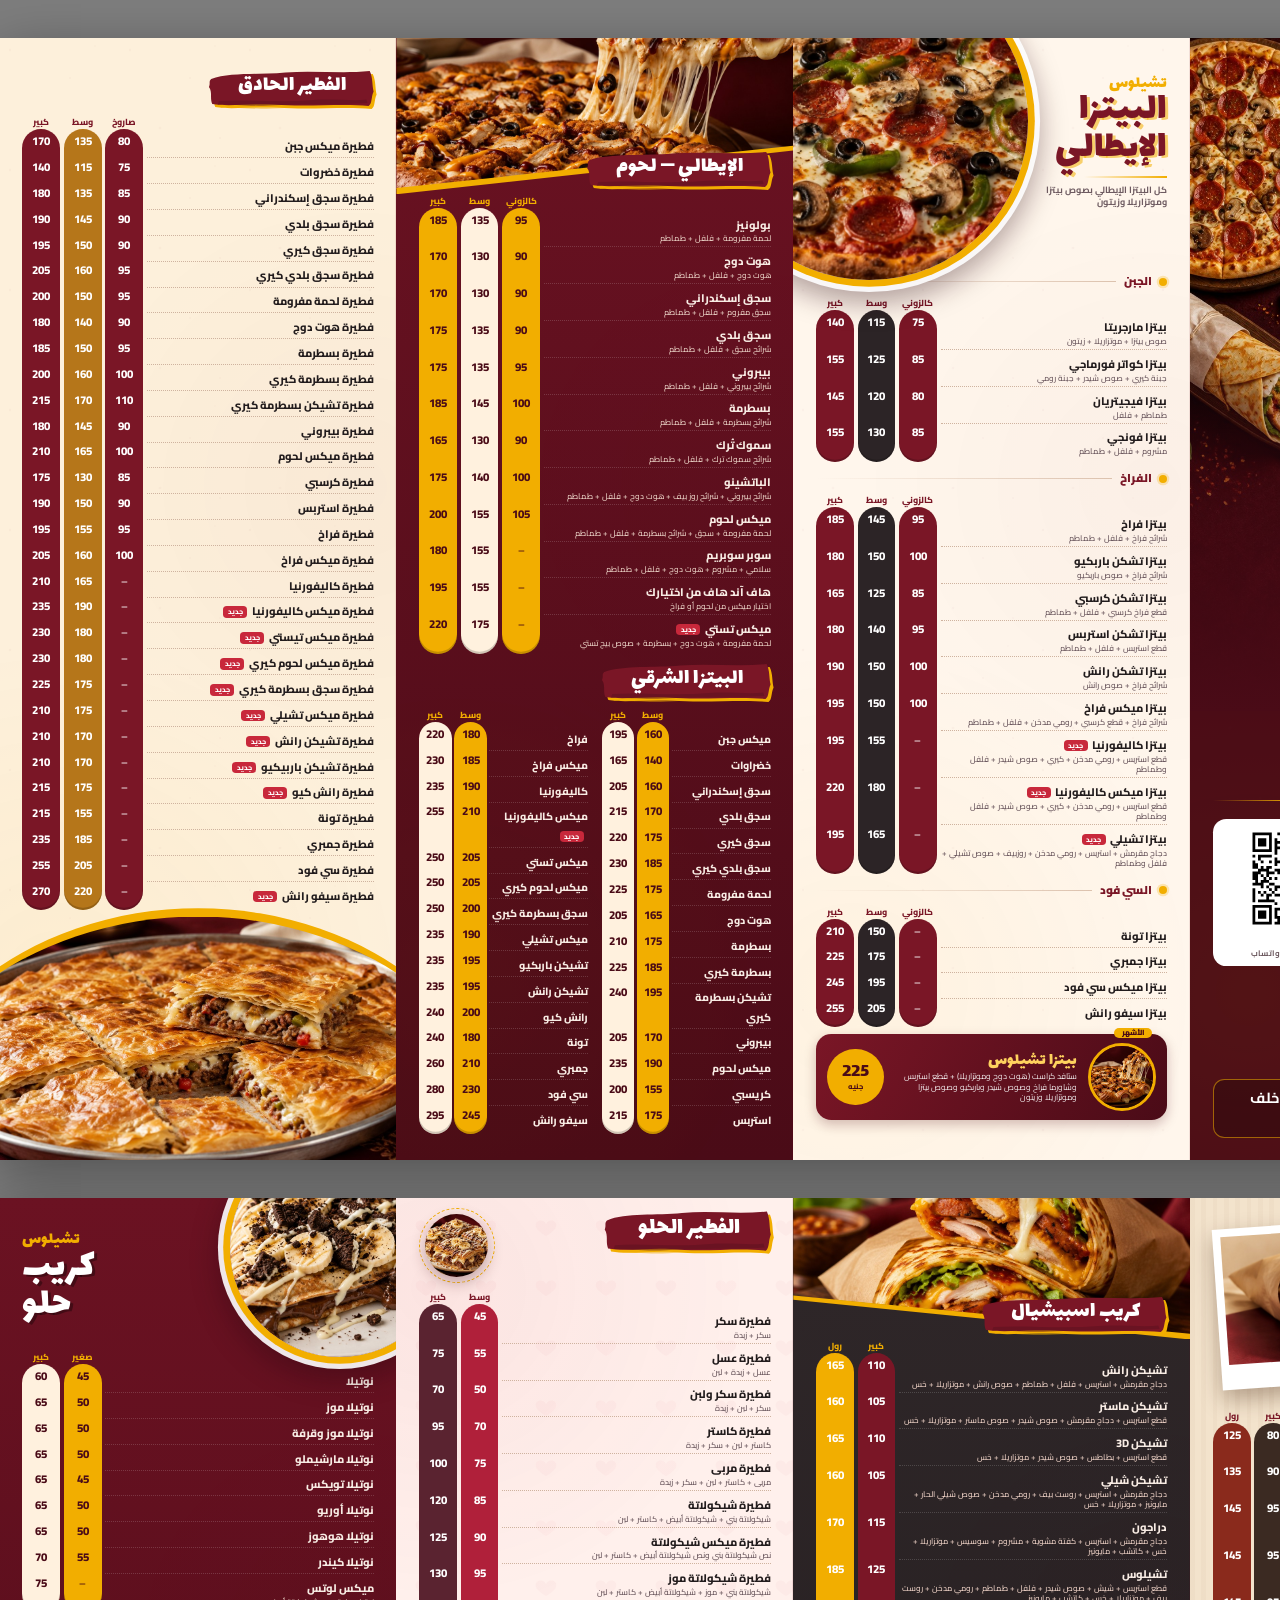
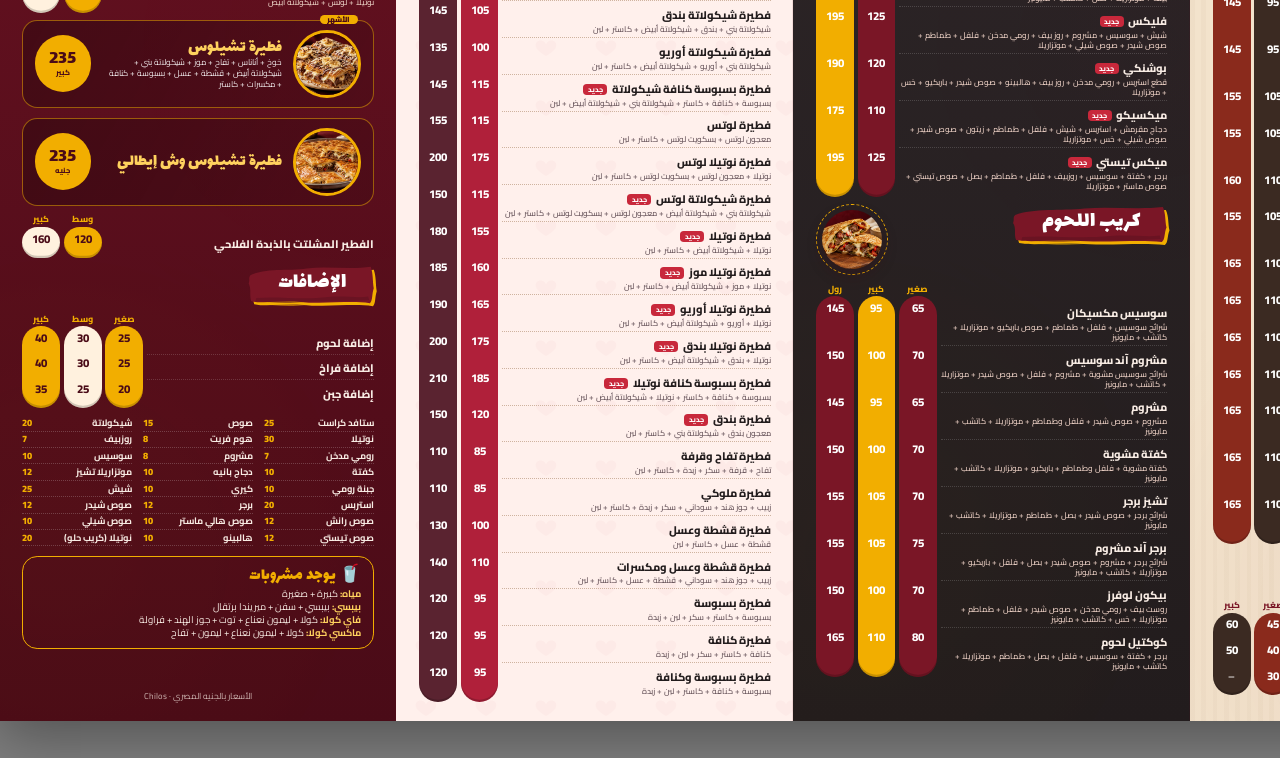
<file: print.html>
<!doctype html>
<html lang="ar" dir="rtl">
<head>
<meta charset="utf-8">
<meta name="viewport" content="width=device-width, initial-scale=1">
<meta name="robots" content="noindex">
<title>منيو تشيلوس للطباعة</title>
<link rel="preconnect" href="https://fonts.googleapis.com">
<link rel="preconnect" href="https://fonts.gstatic.com" crossorigin>
<link href="https://fonts.googleapis.com/css2?family=Cairo:wght@500;600;700;800;900&family=Lalezar&display=block" rel="stylesheet">
<style>
/* ============================================================
   منيو تشيلوس للطباعة — A3 بالعرض (420×297mm)، وشّين
   كل وش 4 أجزاء متساوية بالظبط (105mm لكل جزء) — مناسب للطي على 4
   للمطبعة: اطلب Bleed 3mm (الخلفيات والصور واصلة للحافة)
   ============================================================ */
@page { size: 420mm 297mm; margin: 0; }
:root{
  --maroon:#7a1626; --maroon-d:#4a0b17; --wine:#5e1120; --ink:#221c1d; --char:#2c2426;
  --cream:#fff6ec; --cream-2:#f6e2cf; --gold:#f2ae00; --gold-l:#ffd25e;
  --muted:#6e5b61; --line:#dcc2ae;
  --panel:105mm;
}
*{box-sizing:border-box;margin:0;padding:0}
html,body{background:#7d7d7d}
body{font-family:'Cairo',sans-serif;line-height:1.3;color:var(--ink);-webkit-print-color-adjust:exact;print-color-adjust:exact}
.sheet{width:420mm;height:297mm;margin:10mm auto;display:grid;grid-template-columns:repeat(4,var(--panel));overflow:hidden;page-break-after:always;break-after:page;box-shadow:0 4mm 14mm rgba(0,0,0,.35)}
.sheet:last-child{page-break-after:auto;break-after:auto}
@media print{html,body{background:none}.sheet{margin:0;box-shadow:none}}

/* ---------- الجزء (panel) ---------- */
.pn{position:relative;width:var(--panel);height:297mm;overflow:hidden;background:var(--cream);display:flex;flex-direction:column}
/* ملمس ورق خفيف */
.pn::before{content:"";position:absolute;inset:0;pointer-events:none;opacity:.5;background:
  radial-gradient(circle at 15% 85%,rgba(242,174,0,.10),transparent 35%),
  radial-gradient(circle at 90% 40%,rgba(122,22,38,.06),transparent 40%),
  url("data:image/svg+xml,%3Csvg xmlns='http://www.w3.org/2000/svg' width='120' height='120'%3E%3Cg fill='%237a1626' fill-opacity='.05'%3E%3Ccircle cx='10' cy='12' r='1.2'/%3E%3Ccircle cx='70' cy='40' r='1'/%3E%3Ccircle cx='40' cy='90' r='1.3'/%3E%3Ccircle cx='100' cy='100' r='1'/%3E%3Ccircle cx='95' cy='8' r='.8'/%3E%3C/g%3E%3C/svg%3E")}
/* خط الطي بين الأجزاء (يظهر خفيف جدًا) */
.pn+.pn{box-shadow:inset -.25mm 0 0 rgba(122,22,38,.10)}
.pn__body{position:relative;flex:1;padding:0 6mm 5mm;display:flex;flex-direction:column;gap:2.6mm;min-height:0}

/* ---------- صورة رأس الجزء ---------- */
.ban{position:relative;height:var(--ph,48mm);flex:none}
.ban img{width:100%;height:100%;object-fit:cover;display:block}
.ban::after{content:"";position:absolute;inset:0;background:linear-gradient(180deg,rgba(0,0,0,0) 55%,rgba(40,6,14,.35))}
/* حافة ورق ممزق */
.ban svg.tear{position:absolute;bottom:-.2mm;left:0;width:100%;height:7mm;z-index:1}
.ai{position:absolute;z-index:2;top:3mm;left:3mm;font-size:5.6pt;font-weight:700;color:#fff;background:rgba(0,0,0,.5);padding:0 2.2mm;border-radius:9mm}

/* ---------- عنوان بفرشاة ---------- */
.brush{position:relative;align-self:flex-start;margin:-9mm 0 0 0;z-index:3;padding:1.4mm 7mm 2.4mm 8mm;color:#fff;font-family:'Lalezar',serif;font-weight:400;font-size:17pt;line-height:1.15;white-space:nowrap}
.brush::before{content:"";position:absolute;inset:0;z-index:-1;background:url("data:image/svg+xml,%3Csvg xmlns='http://www.w3.org/2000/svg' viewBox='0 0 300 80' preserveAspectRatio='none'%3E%3Cpath fill='%237a1626' d='M6 22 C40 8 95 14 140 9 C190 4 240 12 292 6 C298 20 296 34 299 47 C294 60 297 70 290 76 C240 70 180 79 120 73 C80 70 40 78 8 72 C3 60 9 49 2 38 C5 31 1 27 6 22Z'/%3E%3Cpath fill='%235e1120' fill-opacity='.55' d='M20 66 C70 62 130 70 190 64 C230 61 262 67 286 63 L288 70 C240 74 170 71 110 75 C70 77 40 72 18 73Z'/%3E%3C/svg%3E") center/100% 100% no-repeat;filter:drop-shadow(.8mm .8mm 0 var(--gold))}
.brush--plain{margin-top:0}
.brush small{font-family:'Cairo';font-weight:700;font-size:7.5pt;opacity:.9;margin-inline-start:2mm}

.note{font-size:6.8pt;color:var(--muted);margin-top:-1mm}
.grp{display:flex;align-items:center;gap:2mm;font-weight:900;font-size:8.6pt;color:var(--maroon);margin-top:.6mm}
.grp::before{content:"";width:2.2mm;height:2.2mm;border-radius:50%;background:var(--gold);box-shadow:0 0 0 .6mm rgba(242,174,0,.25)}
.grp::after{content:"";flex:1;height:.3mm;background:linear-gradient(90deg,transparent,var(--line))}

/* ---------- جدول الأسعار بكبسولات (زي روح المنيو الأصلي) ---------- */
.tbl{display:grid;grid-template-columns:1fr repeat(var(--n),var(--cw,10mm));column-gap:1mm;align-items:start;position:relative}
.tbl .h{font-size:6.6pt;font-weight:800;color:var(--maroon);text-align:center;padding-bottom:1.2mm;line-height:1.1}
.cap{align-self:stretch;border-radius:5mm;background:var(--maroon);margin:-.8mm 0;z-index:0;box-shadow:inset 0 -.6mm 0 rgba(0,0,0,.18)}
.cap.alt{background:var(--char)}
.nm{position:relative;z-index:1;padding:.75mm 0 .75mm;border-bottom:.25mm dotted #cfb39f;line-height:1.2}
.nm b{font-size:8.3pt;font-weight:800}
.nm small{display:block;font-size:6.1pt;color:var(--muted);font-weight:600;line-height:1.25;margin-top:.2mm}
.pc{position:relative;z-index:1;text-align:center;color:#fff;font-weight:800;font-size:8.6pt;padding-top:.75mm;line-height:1.2}
.pc.na{opacity:.55}
.nm:last-of-type{border-bottom:0}
.new{display:inline-block;font-size:5.4pt;font-weight:800;background:#c8283b;color:#fff;border-radius:1mm;padding:0 1.2mm;margin-inline-start:1.2mm;vertical-align:1px;line-height:1.6}
.two{display:grid;grid-template-columns:1fr 1fr;column-gap:3.5mm}
.two .tbl{--cw:8.6mm;column-gap:.7mm}
.two .nm b{font-size:7.9pt}

/* ---------- أطباق مميزة ---------- */
.star{display:flex;align-items:center;gap:3mm;background:linear-gradient(120deg,var(--maroon),var(--maroon-d));color:#fff;border-radius:4mm;padding:2.4mm 3mm;position:relative;box-shadow:0 1.2mm 3mm rgba(74,11,23,.25)}
.star img{width:18mm;height:18mm;border-radius:50%;object-fit:cover;border:.8mm solid var(--gold);flex:none}
.star div{flex:1;min-width:0}
.star h4{font-family:'Lalezar',serif;font-weight:400;font-size:13pt;color:var(--gold-l);line-height:1.15}
.star p{font-size:6.2pt;opacity:.92;line-height:1.3}
.star .pr{flex:none;width:15mm;height:15mm;border-radius:50%;background:var(--gold);color:var(--maroon-d);display:flex;flex-direction:column;align-items:center;justify-content:center;font-family:'Lalezar',serif;font-size:14pt;line-height:1}
.star .pr small{font-family:'Cairo';font-size:5.6pt;font-weight:800}
.star .tag{position:absolute;top:-1.6mm;inset-inline-start:4mm;font-size:5.6pt;font-weight:900;background:var(--gold);color:var(--maroon-d);padding:0 2mm;border-radius:9mm}

/* ---------- الغلاف ---------- */
.cover{background:var(--maroon-d);color:#fff}
.cover .cv{position:relative;height:178mm;flex:none}
.cover .cv img{width:100%;height:100%;object-fit:cover}
.cover .cv::after{content:"";position:absolute;inset:0;background:linear-gradient(180deg,rgba(74,11,23,0) 40%,rgba(74,11,23,.65) 75%,var(--maroon-d) 100%)}
.cover .id{position:absolute;z-index:2;top:126mm;left:0;right:0;display:flex;flex-direction:column;align-items:center;text-align:center}
.cover .logo{width:40mm;height:40mm;border-radius:50%;border:1.6mm solid var(--gold);object-fit:cover;box-shadow:0 2mm 6mm rgba(0,0,0,.5)}
.cover h1{font-family:'Lalezar',serif;font-weight:400;font-size:44pt;line-height:1;margin-top:2mm;text-shadow:0 1mm 3mm rgba(0,0,0,.4)}
.cover .tagl{font-family:'Lalezar',serif;font-size:15pt;color:var(--gold);letter-spacing:.4mm}
.cover .rest{position:relative;z-index:2;margin-top:auto;padding:0 6mm 6mm;display:flex;flex-direction:column;gap:3mm;align-items:center;text-align:center}
.orn{display:flex;align-items:center;gap:2mm;color:var(--gold);font-size:8pt;width:100%}
.orn::before,.orn::after{content:"";flex:1;height:.3mm;background:linear-gradient(90deg,transparent,var(--gold),transparent)}
.qrs{display:grid;grid-template-columns:1fr 1fr;gap:3mm;width:100%}
.qrc{background:#fff;color:var(--ink);border-radius:3.5mm;padding:2.2mm 2mm 1.8mm;display:flex;flex-direction:column;align-items:center;gap:.6mm}
.qrc img{width:27mm;height:27mm}
.qrc b{font-family:'Lalezar',serif;font-weight:400;font-size:10.5pt;color:var(--maroon);line-height:1.1}
.qrc span{font-size:6pt;font-weight:700;color:var(--muted);line-height:1.2}
.phones{display:grid;grid-template-columns:auto 1fr;gap:1.4mm 3mm;align-items:center;font-size:17.5pt;font-weight:900;width:100%;padding:0 1mm;line-height:1.15}
.phones i{font-style:normal;font-size:9.5pt;font-weight:900;color:var(--maroon-d);background:var(--gold);border-radius:9mm;padding:.4mm 3mm;text-align:center}
.phones span{direction:ltr;text-align:right;letter-spacing:.3mm}
.addr{font-size:11pt;font-weight:700;line-height:1.4;background:rgba(0,0,0,.22);border:.35mm solid rgba(242,174,0,.55);border-radius:3mm;padding:2mm 3mm;width:100%}
.cover .ai{top:auto;bottom:4mm;left:50%;transform:translateX(-50%);white-space:nowrap}

/* ---------- جزء غامق (الضهر الأخير) ---------- */
.dark{background:var(--char);color:#f6ebe2}
.dark::before{opacity:.25}
.dark .nm{border-bottom-color:rgba(255,255,255,.18)}
.dark .nm small,.dark .note{color:#c9b5ac}
.dark .tbl .h{color:var(--gold)}
.dark .cap{background:var(--maroon)}
.dark .cap.alt{background:#4a3c3f}
.dark .grp{color:var(--gold)}
.dark .grp::after{background:linear-gradient(90deg,transparent,rgba(242,174,0,.4))}
.dark .star{background:linear-gradient(120deg,#3a2f31,#2a2224);border:.3mm solid rgba(242,174,0,.35)}
.list3{display:grid;grid-template-columns:repeat(3,1fr);gap:0 3mm}
.li{display:flex;justify-content:space-between;align-items:baseline;gap:1mm;padding:.5mm 0;border-bottom:.25mm dotted rgba(255,255,255,.2);font-size:7pt;font-weight:700;line-height:1.25}
.li em{font-style:normal;color:var(--gold);font-weight:900}
.drinks{border:.4mm solid var(--gold);border-radius:4mm;padding:2.4mm 3.2mm;position:relative}
.drinks h4{font-family:'Lalezar',serif;font-weight:400;font-size:13pt;color:var(--gold);line-height:1.2}
.drinks li{list-style:none;font-size:7.2pt;line-height:1.35}
.drinks li b{color:var(--gold-l)}
.fin{margin-top:auto;text-align:center;font-size:6.4pt;opacity:.75}


/* ============ شخصيات الأجزاء (كل جزء له خلفية وطريقة صورة مختلفة) ============ */
.pn.k-cream{background:var(--cream)}
.pn.k-butter{background:#fdf0db}
.pn.k-kraft{background:#f3e3cc}
.pn.k-kraft::before{opacity:.9;background:
  repeating-linear-gradient(90deg,rgba(120,80,40,.035) 0 1.2mm,transparent 1.2mm 3mm),
  radial-gradient(circle at 80% 90%,rgba(122,22,38,.07),transparent 40%)}
.pn.k-blush{background:#fff0ec}
.pn.k-blush::before{opacity:.8;background:
  radial-gradient(circle at 10% 8%,rgba(200,40,59,.08),transparent 30%),
  url("data:image/svg+xml,%3Csvg xmlns='http://www.w3.org/2000/svg' width='60' height='60'%3E%3Cpath d='M30 26c-3-6-12-4-10 3 1 4 10 9 10 9s9-5 10-9c2-7-7-9-10-3z' fill='%23c8283b' fill-opacity='.035'/%3E%3C/svg%3E")}
.pn.k-wine,.pn.k-char{color:#f8ece4}
.pn.k-wine{background:linear-gradient(180deg,#6b1222,#4a0b17)}
.pn.k-char{background:linear-gradient(180deg,#2f2729,#221c1d)}
.pn.k-wine::before,.pn.k-char::before{opacity:.22}
.k-wine .nm,.k-char .nm{border-bottom-color:rgba(255,255,255,.16)}
.k-wine .nm small,.k-char .nm small,.k-wine .note,.k-char .note{color:#e3c8bd}
.k-wine .tbl .h,.k-char .tbl .h,.k-wine .grp,.k-char .grp{color:var(--gold)}
.k-wine .grp::after,.k-char .grp::after{background:linear-gradient(90deg,transparent,rgba(242,174,0,.45))}
/* كبسولات مختلفة حسب الجزء */
.k-wine .cap{background:var(--gold)} .k-wine .cap.alt{background:#fff1de}
.k-wine .pc{color:var(--maroon-d)}
.k-char .cap{background:var(--maroon)} .k-char .cap.alt{background:var(--gold)}
.k-kraft .cap{background:#8a2a1c} .k-kraft .cap.alt{background:#3b2a22}
.k-blush .cap{background:#b0203a} .k-blush .cap.alt{background:#5a2330}
.k-butter .cap.alt{background:#b5761a}
.k-wine .star,.k-char .star{background:linear-gradient(120deg,rgba(0,0,0,.28),rgba(0,0,0,.12));border:.35mm solid rgba(242,174,0,.5);box-shadow:none}

/* ---------- الهيدر ---------- */
.hdr{position:relative;height:var(--h);flex:none}
.hdr .ttl{position:absolute;z-index:4;bottom:0;right:6mm}
.hdr .ttl .brush{margin:0}
.lbl{position:absolute;z-index:5;font-size:5.4pt;font-weight:700;color:#fff;background:rgba(0,0,0,.5);padding:0 2mm;border-radius:9mm;white-space:nowrap}

/* 1) طبق دائري طالع من الركن */
.disc{position:absolute;z-index:2;width:var(--d);height:var(--d);border-radius:50%;overflow:hidden;
  box-shadow:0 0 0 1.8mm var(--gold),0 0 0 3.2mm rgba(255,255,255,.9),0 3mm 7mm 3.2mm rgba(40,6,14,.35)}
.disc img{width:100%;height:100%;object-fit:cover;object-position:var(--op,50% 50%);transform:scale(var(--sc,1))}
.disc .lbl{bottom:7mm;left:50%;transform:translateX(-50%)}
.stack{position:absolute;z-index:4;top:var(--st,9mm);right:6mm;text-align:right;font-family:'Lalezar',serif;font-weight:400;line-height:.95}
.stack b{display:block;font-weight:400;font-size:13pt;color:var(--gold)}
.stack span{display:block;font-size:30pt;color:var(--maroon);text-shadow:.6mm .6mm 0 rgba(242,174,0,.55)}
.k-wine .stack span,.k-char .stack span{color:#fff;text-shadow:.6mm .6mm 0 rgba(0,0,0,.35)}
.stack i{display:block;width:22mm;height:.7mm;margin:2mm 0 0 auto;background:linear-gradient(90deg,transparent,var(--gold))}
.stack small{display:block;font-family:'Cairo';font-size:6.8pt;font-weight:700;color:var(--muted);margin-top:1.5mm;line-height:1.35;max-width:38mm}

/* 2) قصة مايلة بخط ذهبي */
.diag .ph{position:absolute;inset:0;clip-path:polygon(0 0,100% 0,100% 72%,0 100%);overflow:hidden}
.diag .ph img{width:100%;height:100%;object-fit:cover}
.diag::before{content:"";position:absolute;inset:0 0 -1.4mm 0;z-index:1;background:var(--gold);clip-path:polygon(0 96%,100% 69%,100% 72%,0 100%)}
.diag.rev .ph{clip-path:polygon(0 0,100% 0,100% 100%,0 72%)}
.diag.rev::before{clip-path:polygon(0 69%,100% 96%,100% 100%,0 72%)}
.diag .lbl{top:3mm;left:3mm}

/* 3) بولارويد مايلة بشريط لاصق */
.pola{position:absolute;z-index:2;top:6mm;left:7mm;width:66mm;background:#fff;padding:2mm 2mm 6.5mm;transform:rotate(-4deg);box-shadow:0 2.5mm 6mm rgba(60,30,10,.35)}
.pola img{width:100%;height:34mm;object-fit:cover;display:block}
.pola::before{content:"";position:absolute;top:-3mm;left:50%;width:22mm;height:6mm;transform:translateX(-50%) rotate(3deg);background:rgba(242,174,0,.55);box-shadow:0 .3mm .8mm rgba(0,0,0,.15)}
.pola .cap-t{position:absolute;bottom:.6mm;right:3mm;font-family:'Lalezar',serif;font-size:9pt;color:var(--maroon)}
.pola .lbl{top:4mm;left:4mm}
.pola2{position:absolute;z-index:1;top:8mm;right:8mm;width:30mm;background:#fff;padding:1.4mm 1.4mm 4mm;transform:rotate(7deg);box-shadow:0 2mm 5mm rgba(60,30,10,.3)}
.pola2 img{width:100%;height:22mm;object-fit:cover;display:block}

/* 4) صورة بقوس في آخر الجزء */
.arch{position:relative;margin:auto -6mm -5mm;height:var(--h);flex:none}
.arch .ph{position:absolute;inset:0;clip-path:ellipse(80% 100% at 50% 100%);overflow:hidden}
.arch .ph img{width:100%;height:100%;object-fit:cover;object-position:50% 40%}
.arch::before{content:"";position:absolute;inset:-2.2mm 0 0 0;background:var(--gold);clip-path:ellipse(80% 100% at 50% 100%)}
.arch .lbl{bottom:4mm;left:4mm}

/* 5) ختم دائري جنب العنوان */
.row-t{display:flex;align-items:center;justify-content:space-between;gap:3mm;flex:none}
.stamp{position:relative;width:var(--d);height:var(--d);border-radius:50%;flex:none;padding:1.4mm;border:.5mm dashed var(--gold)}
.stamp img{width:100%;height:100%;border-radius:50%;object-fit:cover;box-shadow:0 1.5mm 4mm rgba(60,10,20,.3)}
.stamp .lbl{bottom:-1mm;left:50%;transform:translateX(-50%)}
.brush.lg{font-size:19pt;padding:1.6mm 8mm 2.6mm 9mm}

@media screen{.over{outline:2mm solid red;outline-offset:-2mm}}
</style>
</head>
<body>
<div id="out"></div>
<script src="menu.js"></script>
<script>
(() => {
  const esc = s => String(s).replace(/[&<>"']/g, c => ({ "&": "&amp;", "<": "&lt;", ">": "&gt;", '"': "&quot;", "'": "&#39;" }[c]));
  const cat = id => MENU.find(c => c.id === id);
  const groupsOf = c => c.groups || [{ items: c.items }];
  const AI = typeof PHOTOS_ILLUSTRATIVE !== "undefined" && PHOTOS_ILLUSTRATIVE;
  const HQ = name => `assets/photos-hq/${name}.jpg`;     // صور عالية الجودة للطباعة
  const PIZZA = /^بيتزا\s+/;
  // الجزء المتكرر في وصف البيتزا الإيطالي — مكتوب مرة واحدة في ملاحظة القسم
  const STRIP = /\s*\+\s*صوص بيتزا\s*\+\s*(موتزاريلا\s*\+\s*زيتون|زيتون\s*\+\s*موتزاريلا)\s*$/;
  const TEAR = (fill) => `<svg class="tear" viewBox="0 0 400 28" preserveAspectRatio="none"><path fill="${fill}" d="M0 14 L18 9 L31 15 L47 7 L66 13 L80 6 L101 12 L118 8 L134 15 L152 9 L170 14 L188 6 L207 12 L224 8 L240 15 L259 9 L276 13 L293 7 L311 14 L329 8 L347 13 L364 6 L382 12 L400 8 L400 28 L0 28Z"/></svg>`;

  // جدول بكبسولات أسعار
  function table(sizes, items, opts = {}) {
    const n = sizes.length;
    let h = `<div class="tbl" style="--n:${n}"><span></span>${sizes.map(s => `<span class="h">${esc(s)}</span>`).join("")}`;
    sizes.forEach((_, i) => { h += `<span class="cap${i % 2 ? " alt" : ""}" style="grid-column:${i + 2};grid-row:2 / span ${items.length}"></span>`; });
    items.forEach((it, r) => {
      let d = opts.desc && it.d ? it.d : "";
      if (opts.strip) d = d.replace(opts.strip, "").trim();
      const name = opts.drop ? it.n.replace(opts.drop, "") : it.n;
      h += `<div class="nm" style="grid-row:${r + 2};grid-column:1"><b>${esc(name)}</b>${it.new ? '<span class="new">جديد</span>' : ""}${d ? `<small>${esc(d)}</small>` : ""}</div>`;
      sizes.forEach((_, i) => { const p = it.p[i]; h += `<span class="pc${p == null ? " na" : ""}" style="grid-row:${r + 2};grid-column:${i + 2}">${p == null ? "–" : p}</span>`; });
    });
    return h + "</div>";
  }
  function star(it, img, tag) {
    const unit = it.s && it.s[0] !== "حجم واحد" ? it.s[0] : "جنيه";
    return `<div class="star">${tag ? `<span class="tag">${esc(tag)}</span>` : ""}${img ? `<img src="${img}" alt="">` : ""}<div><h4>${esc(it.n)}</h4>${it.d ? `<p>${esc(it.d)}</p>` : ""}</div><span class="pr">${it.p[0]}<small>${esc(unit)}</small></span></div>`;
  }
  // محتوى قسم (من غير العنوان): المجموعات العادية جداول، والأصناف ذات المقاسات الخاصة بوكسات/جداول صغيرة
  function body(id, opts = {}) {
    const c = cat(id); let h = "";
    if (c.note && opts.note !== false) h += `<p class="note">${esc(c.note)}</p>`;
    groupsOf(c).forEach((g, gi) => {
      if (opts.groups && !opts.groups.includes(gi)) return;
      const sizes = g.s || c.s;
      const normal = g.items.filter(it => !it.s), special = g.items.filter(it => it.s);
      if (normal.length) {
        if (g.t && opts.grp !== false) h += `<div class="grp">${esc(g.t)}</div>`;
        if (opts.two) {
          const half = Math.ceil(normal.length / 2);
          h += `<div class="two">${table(sizes, normal.slice(0, half), opts)}${table(sizes, normal.slice(half), opts)}</div>`;
        } else h += table(sizes, normal, opts);
      }
      special.forEach(it => { h += it.p.length === 1 ? star(it, opts.starImg, opts.starTag) : table(it.s, [it], opts); });
    });
    return h;
  }
  const brush = (t, plain, sub) => `<h2 class="brush${plain ? " brush--plain" : ""}">${esc(t)}${sub ? `<small>${esc(sub)}</small>` : ""}</h2>`;
  const banner = (img, ph, fill = "var(--cream)") =>
    `<div class="ban" style="--ph:${ph}mm"><img src="${HQ(img)}" alt="">${AI ? '<span class="ai">صورة توضيحية</span>' : ""}${TEAR(fill === "dark" ? "#2c2426" : "#fff6ec")}</div>`;
  const panel = (cls, inner) => `<section class="pn ${cls}">${inner}</section>`;

  /* ---------------- الوش ---------------- */
  const cover = panel("cover", `
    <div class="cv"><img src="${HQ("cover")}" alt=""></div>
    <div class="id">
      <img class="logo" src="assets/logo.jpg" alt="">
      <h1>تشيلوس</h1>
      <div class="tagl">بيتزا · فطير · كريب</div>
    </div>
    <div class="rest">
      <div class="orn">✦</div>
      <div class="qrs">
        <div class="qrc"><img src="assets/qr-book.svg" alt=""><b>المنيو الإلكتروني</b><span>امسح وشوف المنيو على موبايلك</span></div>
        <div class="qrc"><img src="assets/qr-site.svg" alt=""><b>موقعنا</b><span>اطلب أونلاين على واتساب</span></div>
      </div>
      <div class="phones">
        <i>واتساب</i><span>${esc(CONFIG.waDisplay)}</span>
        <i>اتصال</i><span>${esc(CONFIG.phoneMobile)}</span>
        <i>أرضي</i><span>${esc(CONFIG.phoneLandline)}</span>
      </div>
      <div class="addr">📍 ${esc(CONFIG.address)}</div>
      ${AI ? '<span class="ai" style="position:static;transform:none">الصور توضيحية</span>' : ""}
    </div>`);

  const chilosPizza = cat("pizza-it").groups[4].items[0];
  const L = AI ? '<span class="lbl">صورة توضيحية</span>' : "";
  const disc = (img, d, pos, op, sc) => `<div class="disc" style="--d:${d}mm;${pos};--op:${op || "50% 50%"};--sc:${sc || 1}"><img src="${HQ(img)}" alt="">${L}</div>`;

  // 1) البيتزا الإيطالي — كريمي + طبق بيتزا دائري طالع من الركن الشمال فوق
  const pItalian = panel("k-cream", `<div class="hdr" style="--h:62mm">
      ${disc("pizza-it", 84, "top:-20mm;left:-22mm", "50% 52%", 1.25)}
      <div class="stack" style="--st:10mm"><b>تشيلوس</b><span>البيتزا</span><span>الإيطالي</span><i></i><small>${esc(cat("pizza-it").note)}</small></div>
    </div><div class="pn__body">
      ${body("pizza-it", { desc: true, note: false, groups: [0, 1, 3], strip: STRIP })}
      ${star(chilosPizza, HQ("chilos-pizza"), "الأشهر")}
    </div>`);

  // 2) لحوم + شرقي — نبيتي + قصة مايلة بخط ذهبي
  const pItalian2 = panel("k-wine", `<div class="hdr diag" style="--h:40mm">
      <div class="ph"><img src="${HQ("chilos-pizza")}" alt=""></div>${L}
      <div class="ttl">${brush("الإيطالي — لحوم")}</div>
    </div><div class="pn__body" style="padding-top:2mm">
      ${body("pizza-it", { desc: true, note: false, groups: [2], strip: STRIP, drop: PIZZA, grp: false })}
      ${brush("البيتزا الشرقي", true)}
      ${body("pizza-or", { two: true, drop: PIZZA })}
    </div>`);

  // 3) الفطير الحادق — زبدي + الصورة تحت بقوس ذهبي
  const pOriental = panel("k-butter", `<div class="pn__body" style="padding-top:8mm">
      ${brush("الفطير الحادق", true)}
      ${body("hadiq", { groups: [0] })}
      <div class="arch" style="--h:68mm"><div class="ph"><img src="${HQ("hadiq")}" alt=""></div>${L}</div>
    </div>`);

  /* ---------------- الضهر ---------------- */
  // 4) كريب الدجاج — ورق كرافت + صور بولارويد مايلة
  const pChicken = panel("k-kraft", `<div class="hdr" style="--h:54mm">
      <div class="pola2"><img src="${HQ("crepe-special")}" alt=""></div>
      <div class="pola"><img src="${HQ("crepe-chicken")}" alt="">${L}</div>
      <div class="ttl">${brush("كريب الدجاج")}</div>
    </div><div class="pn__body" style="padding-top:2.5mm">
      ${body("crepe-chicken", { desc: true })}
      ${brush("أصناف أخرى", true)}
      ${body("other")}
    </div>`);

  // 5) اسبيشيال + لحوم — فحمي + قصة مايلة عكسية + ختم دائري
  const pSpecial = panel("k-char", `<div class="hdr diag rev" style="--h:36mm">
      <div class="ph"><img src="${HQ("crepe-special")}" alt=""></div>${L}
      <div class="ttl">${brush("كريب اسبيشيال")}</div>
    </div><div class="pn__body" style="padding-top:2mm">
      ${body("crepe-special", { desc: true })}
      <div class="row-t">${brush("كريب اللحوم", true)}<div class="stamp" style="--d:19mm"><img src="${HQ("crepe-meat")}" alt=""></div></div>
      ${body("crepe-meat", { desc: true })}
    </div>`);

  // 6) الفطير الحلو — وردي فاتح + ختم دائري كبير جنب العنوان
  const pSweet = panel("k-blush", `<div class="pn__body" style="padding-top:2.5mm">
      <div class="row-t">${brush("الفطير الحلو", true).replace('class="brush', 'class="brush lg')}<div class="stamp" style="--d:20mm"><img src="${HQ("sweet-fatayer")}" alt="">${L}</div></div>
      ${body("sweet-fatayer", { desc: true, groups: [0] })}
    </div>`);

  // 7) كريب حلو + المميز + الإضافات — نبيتي غامق + طبق دائري طالع من الركن اليمين
  const ext = cat("extras");
  const pDark = panel("k-wine", `<div class="hdr" style="--h:40mm">
      ${disc("crepe-sweet", 58, "top:-16mm;right:-14mm", "60% 50%", 1.15)}
      <div class="stack" style="--st:9mm;right:auto;left:6mm;text-align:left"><b>تشيلوس</b><span>كريب</span><span>حلو</span></div>
    </div><div class="pn__body" style="padding-top:1mm">
      ${body("crepe-sweet", { desc: true })}
      ${star(cat("sweet-fatayer").groups[1].items[0], HQ("sweet-fatayer"), "الأشهر")}
      ${body("hadiq", { groups: [1], grp: false, starImg: HQ("hadiq") })}
      ${brush("الإضافات", true)}
      ${table(ext.groups[0].s, ext.groups[0].items.filter(i => !i.s))}
      <div class="list3">${ext.groups[0].items.filter(i => i.s).concat(ext.groups[1].items).map(i => `<div class="li"><span>${esc(i.n.replace(/^إضافة\s+/, ""))}</span><em>${i.p[0]}</em></div>`).join("")}</div>
      <div class="drinks"><h4>🥤 يوجد مشروبات</h4><ul>${cat("drinks").groups[0].items.map(i => `<li><b>${esc(i.n)}:</b> ${esc(i.d)}</li>`).join("")}</ul></div>
      <p class="fin">الأسعار بالجنيه المصري · ${esc(CONFIG.nameEn)}</p>
    </div>`);

  // ترتيب RTL: أول جزء في الكود = أقصى اليمين
  document.getElementById("out").innerHTML =
    `<div class="sheet" id="front">${cover}${pItalian}${pItalian2}${pOriental}</div>` +
    `<div class="sheet" id="back">${pChicken}${pSpecial}${pSweet}${pDark}</div>`;

  // مراجعة قبل الطباعة: العنوان = زيادة (+) أو مساحة فاضية (-) بالبكسل لكل جزء، والجزء الزايد بيتعلّم بالأحمر
  const check = () => {
    const out = [...document.querySelectorAll(".pn__body")].map(b => {
      // القوس (arch) واصل لحافة الورقة عن قصد، فبنقيس المحتوى اللي قبله لحد بداية القوس
      const kids = [...b.children].filter(e => !e.classList.contains("fin"));
      const arch = kids[kids.length - 1].classList.contains("arch") ? kids.pop() : null;
      const last = kids.pop();
      const limit = arch ? arch.getBoundingClientRect().top - 8 : b.getBoundingClientRect().bottom - 19;
      const v = Math.round(last.getBoundingClientRect().bottom - limit);
      b.parentElement.classList.toggle("over", v > 0); return v;
    });
    const widths = [...document.querySelectorAll(".pn")].map(p => Math.round(p.getBoundingClientRect().width));
    document.title = (out.some(v => v > 0) ? "OVERFLOW " : "OK ") + JSON.stringify(out) + " W" + JSON.stringify([...new Set(widths)]);
  };
  Promise.all([document.fonts ? document.fonts.ready : 0, ...[...document.images].map(i => i.complete ? 0 : new Promise(r => (i.onload = i.onerror = r)))])
    .then(() => setTimeout(check, 200));
})();
</script>
</body>
</html>
</file>
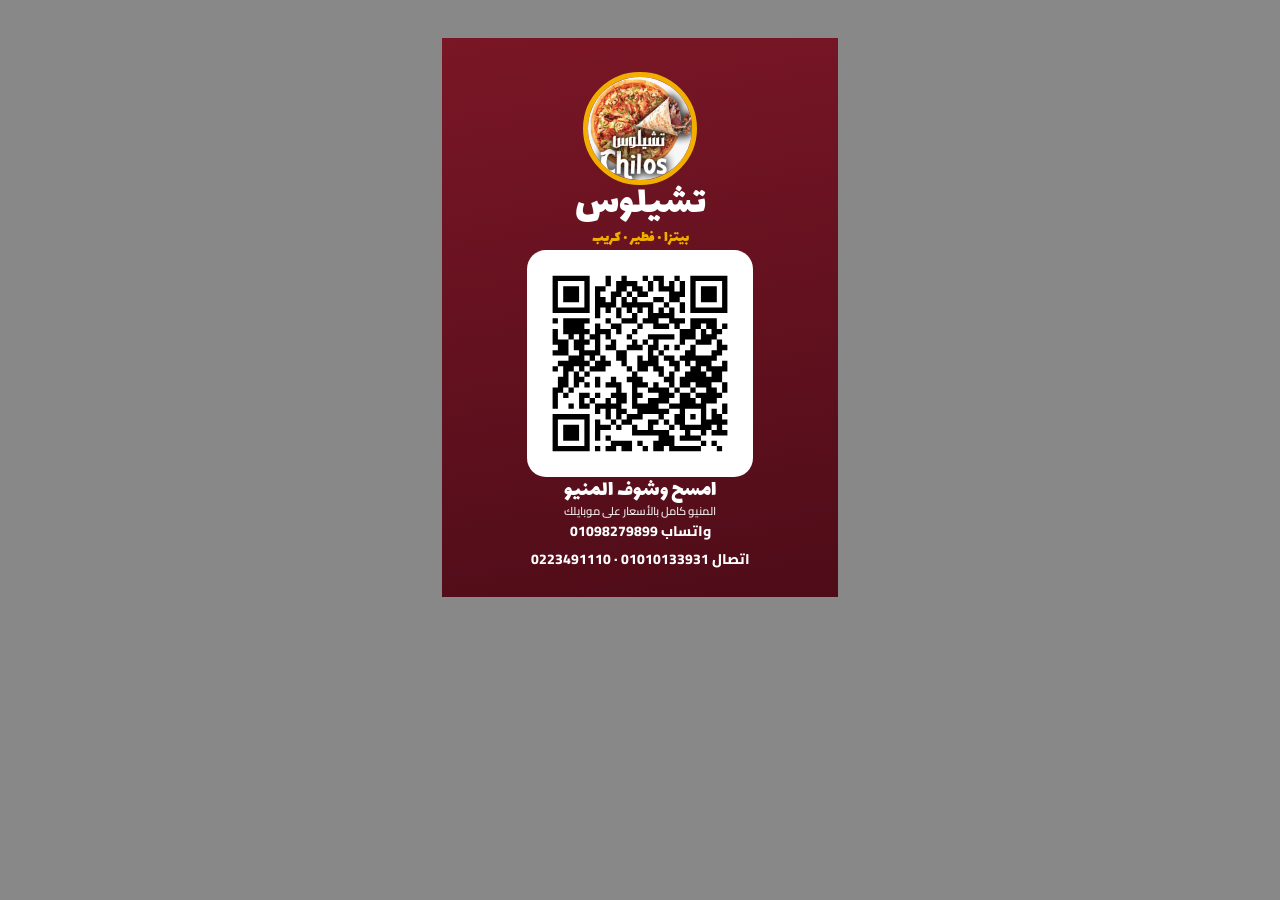
<file: qr-card.html>
<!doctype html>
<html lang="ar" dir="rtl">
<head>
<meta charset="utf-8">
<meta name="robots" content="noindex">
<title>كارت QR — منيو تشيلوس</title>
<link href="https://fonts.googleapis.com/css2?family=Cairo:wght@600;800&family=Lalezar&display=block" rel="stylesheet">
<style>
/* A6 طولي — كارت للترابيزة أو الكاشير */
@page{size:105mm 148mm;margin:0}
*{box-sizing:border-box;margin:0;padding:0}
body{font-family:'Cairo',sans-serif;-webkit-print-color-adjust:exact;print-color-adjust:exact;background:#888}
.card{width:105mm;height:148mm;margin:10mm auto;background:linear-gradient(170deg,#7a1626,#4e0c18);color:#fff;display:flex;flex-direction:column;align-items:center;justify-content:space-between;padding:9mm 8mm 8mm;text-align:center;overflow:hidden}
@media print{body{background:none}.card{margin:0}}
.logo{width:30mm;height:30mm;border-radius:50%;border:1.5mm solid #f2ae00;object-fit:cover}
h1{font-family:'Lalezar',serif;font-weight:400;font-size:30pt;line-height:1}
.tag{font-family:'Lalezar',serif;color:#f2ae00;font-size:12pt}
.qr{background:#fff;border-radius:5mm;padding:4mm}
.qr img{width:52mm;height:52mm;display:block}
.cta{font-family:'Lalezar',serif;font-weight:400;font-size:17pt;line-height:1.2}
.cta small{display:block;font-family:'Cairo';font-size:8.5pt;opacity:.9;font-weight:600}
.ph{display:flex;flex-direction:column;gap:.5mm;font-size:10.5pt;font-weight:800}
</style>
</head>
<body>
<div class="card">
  <img class="logo" src="assets/logo.jpg" alt="">
  <div><h1>تشيلوس</h1><div class="tag">بيتزا · فطير · كريب</div></div>
  <div class="qr"><img src="assets/qr-book.svg" alt="QR المنيو"></div>
  <div class="cta">امسح وشوف المنيو<small>المنيو كامل بالأسعار على موبايلك</small></div>
  <div class="ph"><span>واتساب 01098279899</span><span>اتصال 01010133931 · 0223491110</span></div>
</div>
</body>
</html>
</file>
<file: style.css>
:root{
  --maroon:#7a1626; --maroon-d:#5a0f1c; --red:#c8283b; --ink:#26262b;
  --cream:#fff6ee; --cream-2:#fbe7d8; --card:#ffffff; --gold:#f5b50a; --gold-d:#d99a00;
  --muted:#6d6168; --line:#eed9c9; --wa:#1faa59; --wa-d:#168a47;
  --radius:18px; --shadow:0 8px 28px rgba(90,15,28,.12);
}
*{box-sizing:border-box;margin:0;padding:0}
html{scroll-behavior:smooth;scroll-padding-top:78px;-webkit-text-size-adjust:100%}
body{font-family:'Cairo',system-ui,sans-serif;background:var(--cream);color:var(--ink);line-height:1.7;font-size:16px;overflow-x:hidden}
img{max-width:100%;display:block}
a{color:inherit;text-decoration:none}
button{font:inherit;cursor:pointer;border:0;background:none;color:inherit}
.wrap{width:min(1120px,100% - 32px);margin-inline:auto}
:focus-visible{outline:3px solid var(--gold);outline-offset:2px}
[hidden]{display:none!important}

/* topbar */
.topbar{position:sticky;top:0;z-index:50;background:rgba(122,22,38,.96);backdrop-filter:blur(8px);color:#fff;box-shadow:0 2px 14px rgba(0,0,0,.18)}
.topbar__in{display:flex;align-items:center;gap:16px;height:64px}
.brand{display:flex;align-items:center;gap:10px;font-family:'Lalezar',serif;font-size:1.5rem}
.brand img{border-radius:50%;border:2px solid var(--gold)}
.brand small{font-family:'Cairo';font-size:.8rem;opacity:.8;margin-inline-start:4px}
.nav{display:flex;gap:22px;margin-inline:auto;font-weight:600}
.nav a{opacity:.9}.nav a:hover{opacity:1;color:var(--gold)}
.wabtn{display:none;width:42px;height:42px;border-radius:50%;background:var(--wa);color:#fff;place-items:center;margin-inline-start:auto}
.cartbtn{position:relative;display:flex;align-items:center;gap:8px;background:var(--gold);color:var(--maroon-d);font-weight:800;padding:8px 16px;border-radius:999px;transition:transform .15s}
.cartbtn:active{transform:scale(.96)}
.badge{position:absolute;top:-6px;inset-inline-start:-6px;min-width:22px;height:22px;border-radius:11px;background:var(--red);color:#fff;font-size:.78rem;display:grid;place-items:center;padding:0 5px;border:2px solid var(--maroon)}
.bump{animation:bump .35s}
@keyframes bump{40%{transform:scale(1.18)}}

/* hero */
.hero{position:relative;background:linear-gradient(160deg,var(--maroon) 0%,var(--maroon-d) 70%);color:#fff;overflow:hidden;padding:36px 0 90px}
.hero__bg{position:absolute;inset:0;background:
  radial-gradient(circle at 85% 20%,rgba(245,181,10,.22),transparent 40%),
  radial-gradient(circle at 10% 90%,rgba(200,40,59,.45),transparent 45%),
  radial-gradient(rgba(255,255,255,.06) 1.5px,transparent 1.5px) 0 0/26px 26px}
.hero__in{position:relative;display:grid;grid-template-columns:1.1fr .9fr;align-items:center;gap:28px}
.pill{display:inline-block;background:rgba(255,255,255,.14);border:1px solid rgba(255,255,255,.25);padding:4px 14px;border-radius:999px;font-weight:600;font-size:.92rem}
h1{font-family:'Lalezar',serif;font-weight:400;font-size:clamp(2.3rem,6vw,4.1rem);line-height:1.25;margin:14px 0 10px}
h1 i{color:var(--gold);font-style:normal;margin:0 4px}
h1 span{font-family:'Cairo';font-weight:700;font-size:.42em;color:var(--cream-2);display:block;margin-top:6px}
.hero p{max-width:34em;opacity:.92;font-size:1.05rem}
.hero__cta{display:flex;flex-wrap:wrap;gap:12px;margin:22px 0}
.btn{display:inline-flex;align-items:center;justify-content:center;gap:8px;padding:12px 24px;border-radius:999px;font-weight:800;font-size:1rem;transition:transform .15s,box-shadow .15s,background .15s}
.btn:active{transform:scale(.97)}
.btn--gold{background:var(--gold);color:var(--maroon-d);box-shadow:0 6px 18px rgba(245,181,10,.4)}
.btn--gold:hover{background:#ffc62e}
.btn--ghost{border:2px solid rgba(255,255,255,.55);color:#fff}
.btn--ghost:hover{background:rgba(255,255,255,.12)}
.btn--wa{background:var(--wa);color:#fff;width:100%;padding:14px;font-size:1.05rem;box-shadow:0 6px 16px rgba(31,170,89,.35)}
.btn--wa:hover{background:var(--wa-d)}
.btn--wa:disabled{opacity:.5;cursor:not-allowed;box-shadow:none}
.trust{display:flex;flex-wrap:wrap;gap:8px 22px;list-style:none;font-size:.92rem;opacity:.95}
.trust b{color:var(--gold);font-size:1.05rem}
.hero__logo{display:grid;place-items:center}
.logoring{width:min(100%,430px);aspect-ratio:1;border-radius:50%;padding:10px;background:conic-gradient(from 0deg,var(--gold),#fff3c4,var(--gold),#b87d00,var(--gold));box-shadow:0 22px 60px rgba(0,0,0,.45);animation:float 5s ease-in-out infinite}
.logoring img{width:100%;height:100%;object-fit:cover;border-radius:50%;border:6px solid var(--maroon-d)}
@keyframes float{50%{transform:translateY(-10px) rotate(1.5deg)}}
.wave{position:absolute;bottom:-1px;left:0;width:100%;height:60px}

/* sections */
.section{padding:44px 0}
.h2{font-family:'Lalezar',serif;font-weight:400;font-size:clamp(1.8rem,4vw,2.5rem);color:var(--maroon);line-height:1.3;margin-bottom:6px}
.h2--light{color:#fff}
.sub{color:var(--muted);margin-bottom:20px}
.signature .sub{color:rgba(255,255,255,.8)}

.cats{display:grid;grid-template-columns:repeat(5,1fr);gap:14px;margin-top:18px}
.cat{background:var(--card);border-radius:var(--radius);padding:20px 10px;text-align:center;box-shadow:var(--shadow);transition:transform .2s,box-shadow .2s;border:2px solid transparent;display:flex;flex-direction:column;gap:2px;align-items:center}
.cat:hover{transform:translateY(-5px);border-color:var(--gold)}
.cat span{font-size:2.4rem;line-height:1.2}
.cat b{font-size:1.1rem;color:var(--maroon)}
.cat small{color:var(--muted);font-size:.82rem;line-height:1.4}

.signature{background:linear-gradient(135deg,var(--ink),#3a2128);color:#fff}
.sig{display:grid;grid-template-columns:repeat(auto-fit,minmax(240px,1fr));gap:16px}
.sigcard{background:rgba(255,255,255,.07);border:1px solid rgba(255,255,255,.15);border-radius:var(--radius);padding:20px;display:flex;flex-direction:column;gap:8px}
.sigcard h3{font-family:'Lalezar',serif;font-weight:400;font-size:1.5rem;color:var(--gold)}
.sigcard p{font-size:.9rem;opacity:.85;flex:1}
.sigcard .prices{display:flex;flex-wrap:wrap;gap:8px}

/* menu */
.tools{margin-bottom:14px}
.search{display:flex;align-items:center;gap:10px;background:var(--card);border:2px solid var(--line);border-radius:999px;padding:0 18px;max-width:520px}
.search:focus-within{border-color:var(--maroon)}
.search svg{color:var(--muted);flex:none}
.search input{flex:1;border:0;background:none;font:inherit;padding:12px 0;outline:0;min-width:0}
.chips{position:sticky;top:64px;z-index:20;display:flex;gap:8px;overflow-x:auto;padding:10px 0;margin-bottom:10px;background:var(--cream);scrollbar-width:none;-webkit-overflow-scrolling:touch}
.chips::-webkit-scrollbar{display:none}
.chip{flex:none;padding:8px 16px;border-radius:999px;background:var(--card);border:2px solid var(--line);font-weight:700;font-size:.95rem;white-space:nowrap;transition:.15s}
.chip:hover{border-color:var(--maroon)}
.chip[aria-pressed=true]{background:var(--maroon);border-color:var(--maroon);color:#fff}
.menu{display:flex;flex-direction:column;gap:22px;min-height:200px}
.gtitle{font-family:'Lalezar',serif;font-weight:400;font-size:1.45rem;color:#fff;background:var(--maroon);display:inline-block;padding:2px 22px;border-radius:12px 4px 12px 4px;margin:6px 0 12px;transform:rotate(-1deg)}
.cnote{background:var(--cream-2);border-radius:12px;padding:10px 14px;font-size:.92rem;color:var(--maroon-d);margin-bottom:6px}
.grid{display:grid;grid-template-columns:repeat(2,1fr);gap:14px}
.item{background:var(--card);border-radius:var(--radius);padding:14px 16px;box-shadow:0 3px 14px rgba(90,15,28,.07);display:flex;flex-direction:column;gap:6px;border:1px solid var(--line)}
.item h4{font-size:1.08rem;font-weight:800;line-height:1.4;display:flex;align-items:center;gap:8px;flex-wrap:wrap}
.item p{font-size:.84rem;color:var(--muted);line-height:1.55;flex:1}
.tag{font-size:.75rem;font-weight:800;background:var(--red);color:#fff;border-radius:6px;padding:0 8px;line-height:1.6}
.tag--star{background:var(--gold);color:var(--maroon-d)}
.prices{display:flex;flex-wrap:wrap;gap:8px;margin-top:4px}
.price{display:inline-flex;align-items:center;gap:6px;background:var(--cream);border:2px solid var(--line);border-radius:12px;padding:5px 10px;font-weight:700;font-size:.95rem;transition:.15s;min-height:40px}
.price em{font-style:normal;font-size:.8rem;color:var(--muted);font-weight:600}
.price b{color:var(--maroon);font-size:1.05rem}
.price i{font-style:normal;width:22px;height:22px;border-radius:50%;background:var(--maroon);color:#fff;display:grid;place-items:center;font-size:1rem;line-height:1}
.price:hover{border-color:var(--maroon);background:#fff}
.price:active{transform:scale(.94)}
.price.added{background:var(--wa);border-color:var(--wa);color:#fff}
.price.added em,.price.added b{color:#fff}
.price.added i{background:#fff;color:var(--wa)}
.sigcard .price{background:rgba(255,255,255,.1);border-color:rgba(255,255,255,.25);color:#fff}
.sigcard .price b,.sigcard .price em{color:#fff}
.sigcard .price i{background:var(--gold);color:var(--maroon-d)}
.drinks{display:grid;grid-template-columns:repeat(2,1fr);gap:14px}
.drink{background:var(--card);border-radius:var(--radius);padding:16px;border:1px solid var(--line)}
.drink h4{color:var(--maroon)}
.nores{text-align:center;color:var(--muted);padding:40px 0}

/* how */
.steps{list-style:none;display:grid;grid-template-columns:repeat(3,1fr);gap:14px;margin-top:16px}
.steps li{background:var(--card);border-radius:var(--radius);padding:18px;text-align:center;box-shadow:var(--shadow);display:flex;flex-direction:column;gap:2px;align-items:center;color:var(--muted);font-size:.92rem}
.steps b{color:var(--maroon);font-size:1.1rem}
.steps span{width:38px;height:38px;border-radius:50%;background:var(--gold);color:var(--maroon-d);font-weight:800;display:grid;place-items:center;font-size:1.1rem}

/* contact */
.contact{background:linear-gradient(160deg,var(--maroon),var(--maroon-d));color:#fff}
.contact__in{display:grid;grid-template-columns:1.4fr .6fr;gap:28px;align-items:center}
.info{list-style:none;display:flex;flex-direction:column;gap:8px;margin:14px 0 6px;font-size:1.05rem}
.info a{font-weight:800;color:var(--gold);direction:ltr;unicode-bidi:plaintext}
.contact__logo img{width:min(100%,240px);margin-inline:auto;border-radius:50%;border:6px solid var(--gold)}
.footer{background:var(--ink);color:#bfb4b8;text-align:center;padding:18px 0 calc(18px + env(safe-area-inset-bottom));font-size:.9rem}

/* floating bits */
.fab{position:fixed;inset-inline-start:16px;bottom:calc(18px + env(safe-area-inset-bottom));z-index:40;width:58px;height:58px;border-radius:50%;background:var(--wa);color:#fff;display:grid;place-items:center;box-shadow:0 8px 22px rgba(31,170,89,.5)}
.fab::after{content:"";position:absolute;inset:0;border-radius:50%;border:3px solid var(--wa);animation:ping 2s infinite}
@keyframes ping{to{transform:scale(1.5);opacity:0}}
.cartbar{position:fixed;inset-inline:12px;bottom:calc(12px + env(safe-area-inset-bottom));z-index:45;display:flex;justify-content:space-between;align-items:center;background:var(--maroon);color:#fff;padding:14px 20px;border-radius:16px;font-weight:700;box-shadow:0 10px 30px rgba(0,0,0,.35)}
.cartbar b{color:var(--gold)}
.cartbar:not([hidden])~.fab{bottom:calc(86px + env(safe-area-inset-bottom))}

/* drawer */
.overlay{position:fixed;inset:0;background:rgba(20,8,12,.55);z-index:60;opacity:0;transition:opacity .25s}
.overlay.on{opacity:1}
.drawer{position:fixed;top:0;bottom:0;left:0;width:min(440px,100%);background:var(--cream);z-index:70;display:flex;flex-direction:column;transform:translateX(-105%);transition:transform .3s cubic-bezier(.2,.8,.2,1);box-shadow:0 0 40px rgba(0,0,0,.3)}
.drawer.on{transform:none!important}
.drawer__head{display:flex;justify-content:space-between;align-items:center;padding:16px 20px;background:var(--maroon);color:#fff}
.drawer__head h3{font-family:'Lalezar',serif;font-weight:400;font-size:1.6rem}
.x{width:36px;height:36px;border-radius:50%;background:rgba(255,255,255,.15);font-size:1.1rem}
.drawer__body{flex:1;overflow-y:auto;padding:16px 18px;-webkit-overflow-scrolling:touch}
.empty{text-align:center;color:var(--muted);padding:26px 0}
.line{display:grid;grid-template-columns:1fr auto;gap:2px 10px;padding:10px 0;border-bottom:1px dashed var(--line);align-items:center}
.line b{font-size:.98rem}
.line small{color:var(--muted)}
.line .lp{font-weight:800;color:var(--maroon);text-align:end}
.qty{display:inline-flex;align-items:center;gap:10px;margin-top:4px}
.qty button{width:36px;height:36px;border-radius:50%;background:var(--card);border:2px solid var(--line);font-weight:800;font-size:1.1rem;line-height:1}
.qty button:hover{border-color:var(--maroon)}
.qty span{min-width:18px;text-align:center;font-weight:800}
.form{margin-top:18px;display:flex;flex-direction:column;gap:12px}
.seg{display:grid;grid-template-columns:1fr 1fr;gap:8px}
.seg label{cursor:pointer}
.seg input{position:absolute;opacity:0;pointer-events:none}
.seg span{display:block;text-align:center;padding:10px;border-radius:12px;border:2px solid var(--line);background:var(--card);font-weight:700;font-size:.95rem}
.seg input:checked+span{border-color:var(--maroon);background:var(--maroon);color:#fff}
.seg input:focus-visible+span{outline:3px solid var(--gold)}
.f{display:flex;flex-direction:column;gap:4px;font-weight:700;font-size:.9rem}
.f input,.f textarea{font:inherit;font-weight:400;padding:11px 14px;border:2px solid var(--line);border-radius:12px;background:#fff;color:var(--ink);resize:vertical;width:100%}
.f input:focus,.f textarea:focus{border-color:var(--maroon);outline:0}
.f .bad{border-color:var(--red)}
.err{background:#ffe3e6;color:#a0152a;padding:8px 12px;border-radius:10px;font-weight:700;font-size:.9rem}
.drawer__foot{padding:14px 18px calc(14px + env(safe-area-inset-bottom));background:#fff;border-top:1px solid var(--line);display:flex;flex-direction:column;gap:8px}
.tot{display:flex;justify-content:space-between;font-size:1.15rem}
.tot b{color:var(--maroon);font-size:1.4rem}
.hint{color:var(--muted)}
.linkbtn{color:var(--muted);text-decoration:underline;font-size:.88rem;align-self:center}

.toast{position:fixed;top:76px;left:50%;transform:translate(-50%,-20px);background:var(--ink);color:#fff;padding:10px 20px;border-radius:999px;font-weight:700;z-index:90;opacity:0;pointer-events:none;transition:.25s;font-size:.95rem;max-width:calc(100% - 32px);text-align:center}
.toast.on{opacity:1;transform:translate(-50%,0)}

/* responsive */
@media (min-width:861px){.cartbar{display:none!important}}
@media (max-width:860px){
  .nav{display:none}
  .topbar__in{justify-content:space-between}
  .hero{padding:24px 0 76px}
  .hero__in{grid-template-columns:1fr;text-align:center}
  .hero__logo{order:-1}
  .logoring{width:min(62vw,280px)}
  .hero p{margin-inline:auto}
  .hero__cta,.trust{justify-content:center}
  .cats{grid-template-columns:repeat(2,1fr)}
  .cats .cat:last-child{grid-column:1/-1}
  .contact__in{grid-template-columns:1fr;text-align:center}
  .contact__logo{order:-1}
  .contact__logo img{width:150px}
  .hero__cta{justify-content:center}
  .info{align-items:center}
}
@media (max-width:640px){
  .grid,.drinks{grid-template-columns:1fr}
  .steps{grid-template-columns:1fr}
  .cartbtn__label{display:none}
  .section{padding:32px 0}
  body{padding-bottom:0}
  .fab{display:none}
  .wabtn{display:grid}
  .topbar__in{gap:10px}
}
@media (prefers-reduced-motion:reduce){*{animation:none!important;transition:none!important;scroll-behavior:auto!important}}

/* a11y + photos */
.skip{position:absolute;inset-inline-start:12px;top:-60px;z-index:100;background:var(--gold);color:var(--maroon-d);font-weight:800;padding:10px 18px;border-radius:0 0 12px 12px;transition:top .15s}
.skip:focus{top:0}
.ph{position:relative;display:block;overflow:hidden;background:var(--cream-2)}
.ph img{width:100%;height:100%;object-fit:cover}
.ph--ai::after{content:"صورة توضيحية";position:absolute;bottom:8px;inset-inline-end:8px;background:rgba(20,8,12,.72);color:#fff;font-size:.72rem;font-weight:700;padding:2px 10px;border-radius:999px;pointer-events:none}
.item__img{margin:-14px -16px 6px;aspect-ratio:4/3;border-radius:var(--radius) var(--radius) 0 0}
.banner{aspect-ratio:16/7;max-height:220px;width:100%;border-radius:var(--radius);margin-bottom:12px;box-shadow:var(--shadow)}
.sig__img{aspect-ratio:4/3;border-radius:12px;margin-bottom:4px}
.cat--photo{padding:0 0 14px;overflow:hidden}
.cat__img{width:100%;aspect-ratio:4/3;margin-bottom:8px}
.cat--photo>span:not(.ph){display:none}
.gallery{display:grid;grid-template-columns:repeat(auto-fill,minmax(220px,1fr));gap:12px}
.gallery figure{margin:0;border-radius:var(--radius);overflow:hidden;box-shadow:var(--shadow);background:var(--card)}
.gallery .ph{aspect-ratio:4/3}
.gallery figcaption{padding:8px 12px;font-weight:700;color:var(--maroon)}

.ulink{color:var(--maroon);font-weight:800;text-decoration:underline}
</file>
<file: emenu.css>
/* منيو إلكتروني مستقل (menu.html) — صفحة منيو فقط، بدون عناصر الموقع */
:root{
  --maroon:#7a1626; --maroon-d:#4e0c18; --ink:#231f20; --cream:#fff7f0; --card:#fff;
  --gold:#f2ae00; --muted:#7a6a70; --line:#f0dfd2; --red:#c8283b;
}
*{box-sizing:border-box;margin:0;padding:0}
html{-webkit-text-size-adjust:100%}
body{font-family:'Cairo',system-ui,sans-serif;background:var(--cream);color:var(--ink);line-height:1.6;overflow-x:hidden}
img{display:block;max-width:100%}
a{color:inherit;text-decoration:none}
button{font:inherit;color:inherit;background:none;border:0;cursor:pointer}
:focus-visible{outline:3px solid var(--gold);outline-offset:2px}
[hidden]{display:none!important}

/* هيدر المنيو */
.hero{position:relative;color:#fff;text-align:center;overflow:hidden;background:var(--maroon-d)}
.hero__bg{position:absolute;inset:0;width:100%;height:100%;object-fit:cover;opacity:.55;filter:saturate(1.1)}
.hero::after{content:"";position:absolute;inset:0;background:linear-gradient(180deg,rgba(78,12,24,.35) 0%,rgba(78,12,24,.75) 60%,var(--maroon-d) 100%)}
.hero__in{position:relative;z-index:1;padding:34px 16px 22px;display:flex;flex-direction:column;align-items:center;gap:2px}
.hero__logo{width:88px;height:88px;border-radius:50%;border:3px solid var(--gold);box-shadow:0 8px 24px rgba(0,0,0,.45)}
.hero h1{font-family:'Lalezar',serif;font-weight:400;font-size:2.6rem;line-height:1.15;margin-top:8px;text-shadow:0 2px 12px rgba(0,0,0,.4)}
.hero__tag{font-family:'Lalezar',serif;color:var(--gold);font-size:1.15rem;letter-spacing:.5px}
.hero__info{display:flex;flex-wrap:wrap;justify-content:center;gap:8px;margin-top:12px;font-size:.88rem;font-weight:700}
.hero__info>*{background:rgba(255,255,255,.14);border:1px solid rgba(255,255,255,.25);padding:4px 12px;border-radius:999px}
.hero__info a span{direction:ltr;unicode-bidi:isolate}

/* شريط الأقسام الثابت */
.bar{position:sticky;top:0;z-index:20;background:rgba(255,247,240,.96);backdrop-filter:blur(8px);border-bottom:1px solid var(--line);display:grid;grid-template-columns:1fr auto;align-items:center;box-shadow:0 4px 14px rgba(78,12,24,.06)}
.bar__tabs{display:flex;gap:8px;overflow-x:auto;padding:10px 12px;scrollbar-width:none;-webkit-overflow-scrolling:touch}
.bar__tabs::-webkit-scrollbar{display:none}
.tab{flex:none;padding:7px 14px;border-radius:999px;background:var(--card);border:1.5px solid var(--line);font-weight:700;font-size:.9rem;white-space:nowrap;transition:background .15s,color .15s,border-color .15s}
.tab[aria-current=true]{background:var(--maroon);border-color:var(--maroon);color:#fff}
.bar__search{width:44px;height:44px;margin-inline-end:6px;border-radius:50%;display:grid;place-items:center;color:var(--maroon)}
.bar__search[aria-expanded=true]{background:var(--maroon);color:#fff}
.bar__q{grid-column:1/-1;padding:0 12px 10px}
.bar__q input{width:100%;font:inherit;padding:10px 16px;border-radius:999px;border:2px solid var(--line);background:#fff;outline:0}
.bar__q input:focus{border-color:var(--maroon)}

/* الأقسام */
.list{width:min(980px,100%);margin:0 auto;padding:6px 12px 20px}
.sec{scroll-margin-top:68px;padding-top:16px}
.sec__head{position:relative;border-radius:18px;overflow:hidden;margin-bottom:10px;background:var(--maroon)}
.sec__head img{width:100%;height:auto;aspect-ratio:16/7;object-fit:cover}
.sec__head::after{content:"";position:absolute;inset:0;background:linear-gradient(180deg,transparent 35%,rgba(35,8,14,.85))}
.sec__head h2{position:absolute;z-index:1;bottom:10px;inset-inline-start:16px;color:#fff;font-family:'Lalezar',serif;font-weight:400;font-size:1.9rem;line-height:1.2;text-shadow:0 2px 10px rgba(0,0,0,.5)}
.sec__head--plain{background:none}
.sec__head--plain::after{display:none}
.sec__head--plain h2{position:static;color:var(--maroon);padding:4px 2px}
.ai{position:absolute;z-index:1;top:8px;inset-inline-end:8px;background:rgba(0,0,0,.55);color:#fff;font-size:.68rem;font-weight:700;padding:1px 9px;border-radius:999px}
.sec__note{font-size:.84rem;color:var(--muted);margin:0 4px 8px}
.grp{display:inline-block;margin:10px 4px 6px;font-weight:800;font-size:.85rem;color:#fff;background:var(--ink);padding:1px 14px;border-radius:999px}

.items{background:var(--card);border-radius:16px;box-shadow:0 2px 12px rgba(78,12,24,.06);border:1px solid var(--line);overflow:hidden}
.it{padding:12px 14px;border-bottom:1px solid var(--line);display:grid;grid-template-columns:1fr auto;gap:2px 12px;align-items:start}
.it:last-child{border-bottom:0}
.it h3{font-size:1rem;font-weight:800;line-height:1.45}
.it p{grid-column:1/2;font-size:.8rem;color:var(--muted);line-height:1.5}
.badge{display:inline-block;font-size:.66rem;font-weight:800;color:#fff;background:var(--red);border-radius:6px;padding:0 7px;margin-inline-start:6px;vertical-align:2px;line-height:1.7}
.badge--star{background:var(--gold);color:var(--maroon-d)}
.pr{grid-column:2;grid-row:1/span 2;display:flex;gap:6px;align-self:center}
.pr span{display:flex;flex-direction:column;align-items:center;min-width:44px;padding:4px 6px;border-radius:12px;background:var(--cream);border:1px solid var(--line)}
.pr small{font-size:.66rem;color:var(--muted);font-weight:700;line-height:1.3}
.pr b{font-size:1rem;color:var(--maroon);line-height:1.2}
.pr span.off{opacity:.35}
/* صنف مميز */
.it--star{background:linear-gradient(90deg,#fff,#fff3dc)}
.it--star h3{color:var(--maroon)}

.drinks{display:grid;grid-template-columns:1fr;gap:0}
.drinks .it{grid-template-columns:1fr}

.nores{text-align:center;color:var(--muted);padding:30px 16px 60px}

.foot{background:var(--maroon-d);color:#f3dcd2;text-align:center;padding:24px 16px calc(24px + env(safe-area-inset-bottom));display:flex;flex-direction:column;align-items:center;gap:4px;font-size:.88rem}
.foot img{border-radius:50%;border:2px solid var(--gold);margin-bottom:4px}
.foot a{color:var(--gold);font-weight:800;direction:ltr;unicode-bidi:isolate}
.foot small{opacity:.75;margin-top:6px}

@media (min-width:760px){
  .items{display:grid;grid-template-columns:1fr 1fr}
  .it:nth-last-child(2):nth-child(odd){border-bottom:0}
  .it:nth-child(odd){border-inline-end:1px solid var(--line)}
  .sec__head img{aspect-ratio:16/5}
}
@media (max-width:360px){
  .pr span{min-width:38px;padding:3px 4px}
  .pr b{font-size:.92rem}
  .it{gap:2px 8px;padding:11px 10px}
}
@media (prefers-reduced-motion:reduce){*{transition:none!important}}
</file>
